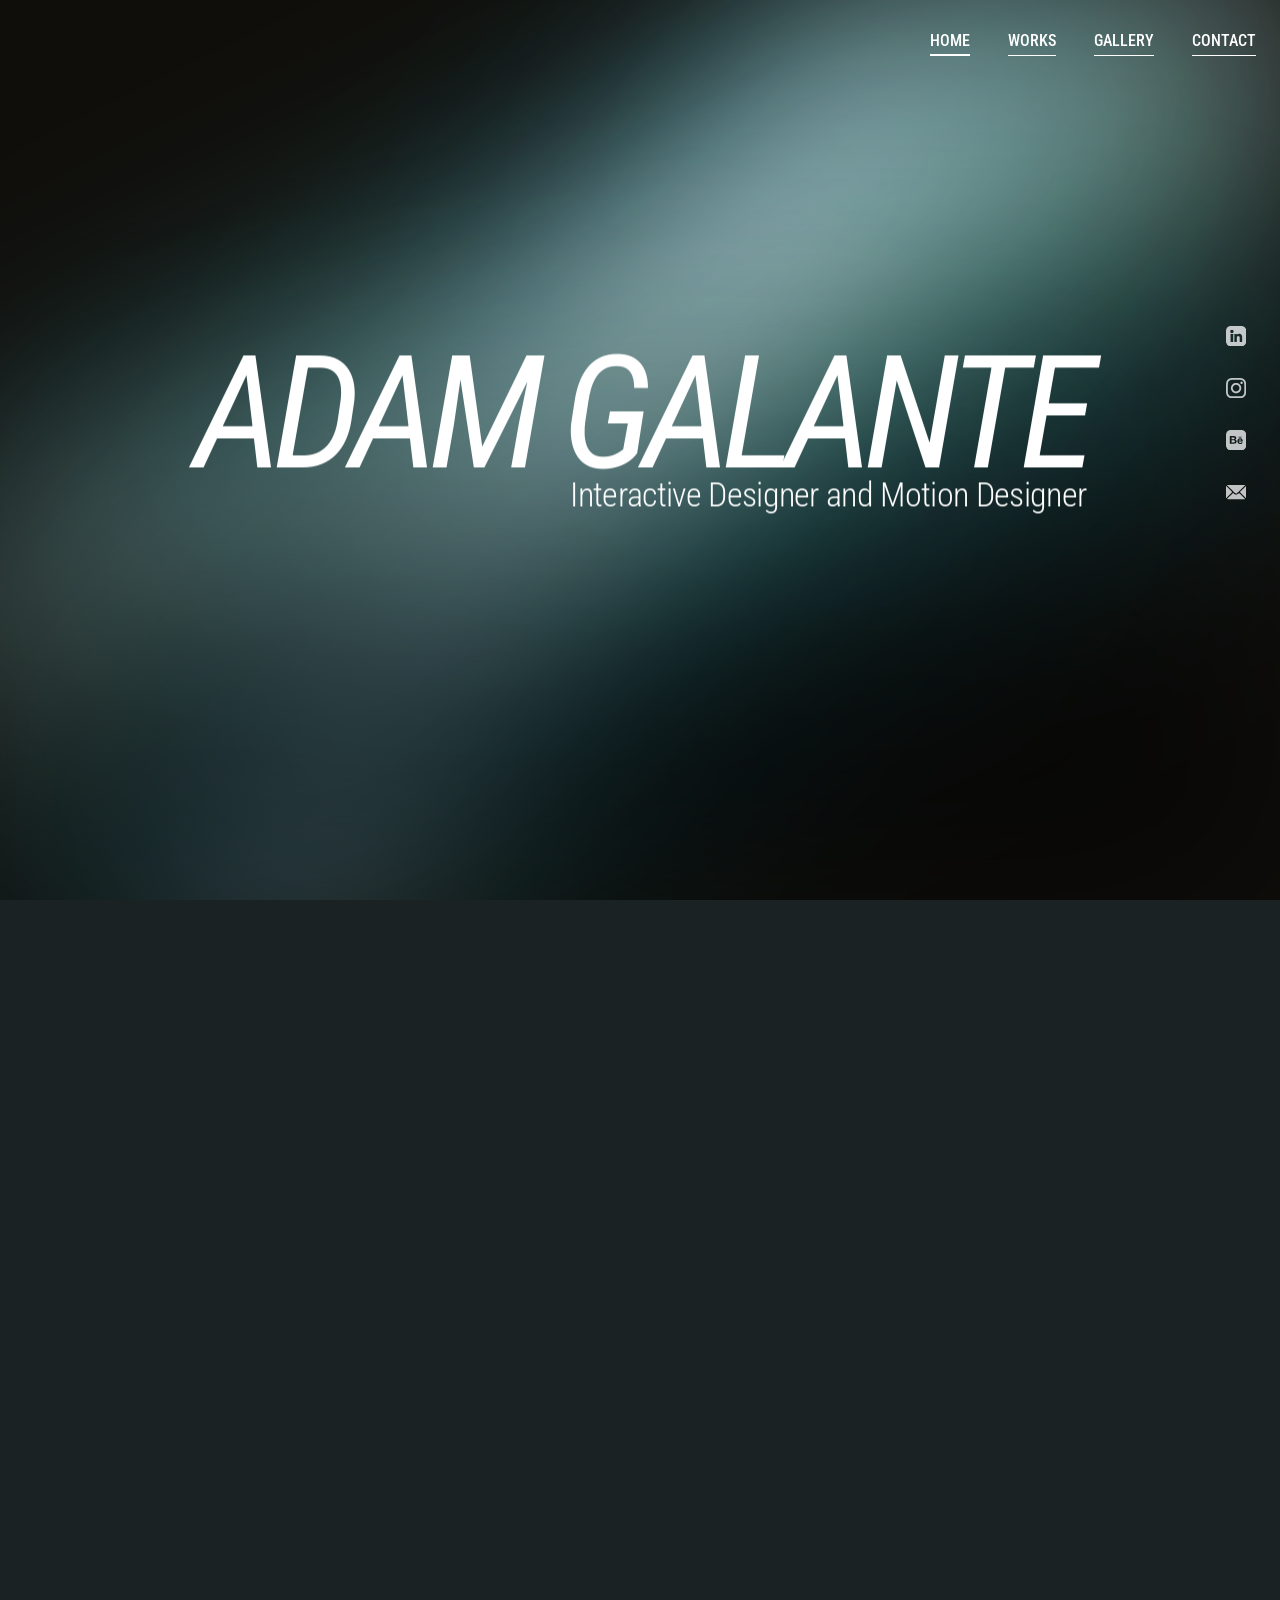
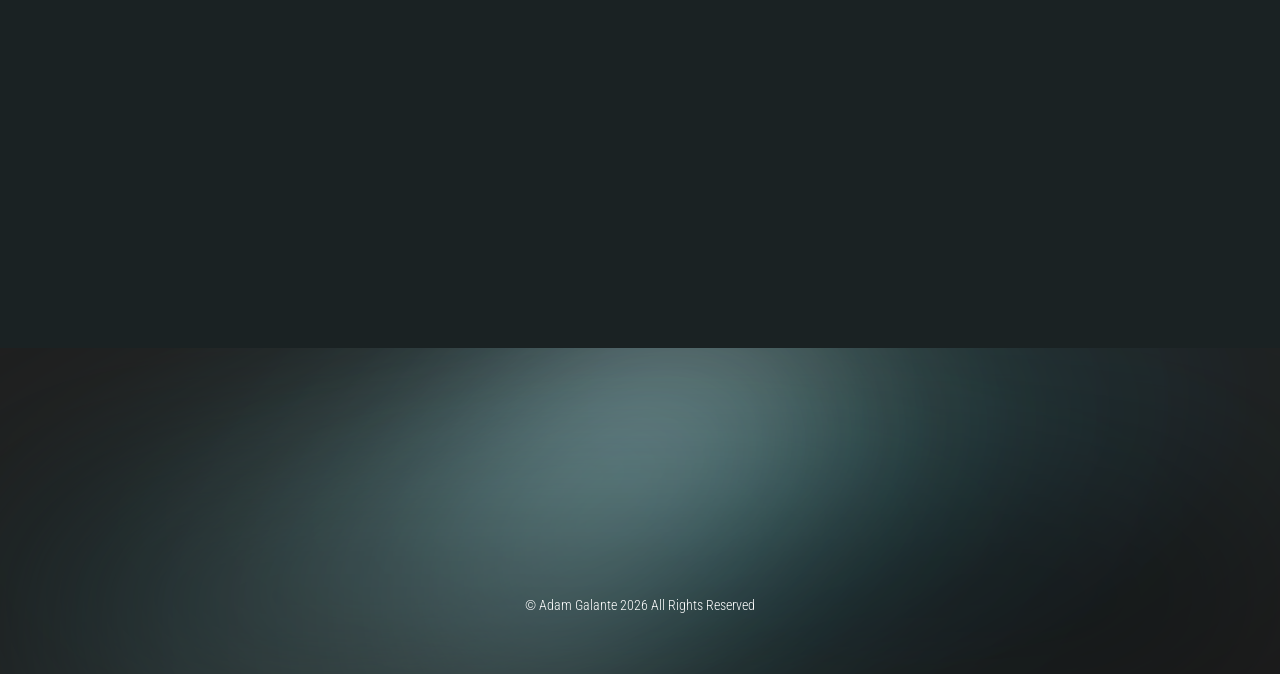
<file: index.html>
<!DOCTYPE html>
<html lang="en">
<head>
<meta charset="UTF-8">
<meta name="viewport" content="width=device-width, initial-scale=1.0">
<title>Adam Galante — Multimedia Designer</title>
<meta name="description" content="Adam Galante — Multimedia Designer based in Buffalo, New York.">
<style>
/* Roboto Condensed, self-hosted (no external requests, works offline) */
@font-face{
  font-family:"Roboto Condensed";font-style:normal;font-weight:300;font-display:swap;
  src:url("assets/fonts/roboto-condensed-latin-300-normal.woff2") format("woff2");
}
@font-face{
  font-family:"Roboto Condensed";font-style:normal;font-weight:400;font-display:swap;
  src:url("assets/fonts/roboto-condensed-latin-400-normal.woff2") format("woff2");
}
@font-face{
  font-family:"Roboto Condensed";font-style:italic;font-weight:400;font-display:swap;
  src:url("assets/fonts/roboto-condensed-latin-400-italic.woff2") format("woff2");
}
@font-face{
  font-family:"Roboto Condensed";font-style:normal;font-weight:500;font-display:swap;
  src:url("assets/fonts/roboto-condensed-latin-500-normal.woff2") format("woff2");
}
@font-face{
  font-family:"Roboto Condensed";font-style:normal;font-weight:700;font-display:swap;
  src:url("assets/fonts/roboto-condensed-latin-700-normal.woff2") format("woff2");
}
/* ============================================================
   Adam Galante — Portfolio V2
   Built from the "Home" frame of Capstone I (Figma).
   Reference canvas: 1440 x 4162.
   ============================================================ */

:root{
  /* ---- canvas ---- */
  --canvas:1440px;        /* Figma frame width */
  --gutter:24px;          /* page gutter from the frame */
  --content:1392px;       /* 1440 - (24 * 2) */

  /* ---- color ---- */
  --black:#000000;
  --white:#ffffff;
  --ink:#000000;
  --page-bg:#1A2223;
  --footer-base:#1f1f1f;
  --rail:#bebebe;
  --glow-near:#2d37af;
  --glow-far:#151a5a;

  /* ---- works rhythm (from the frame) ---- */
  --card-w:65.91%;        /* 802 * 1.3 = 1042.6 / 1392, then .12 smaller */
  --card-offset:34.09%;   /* 100% - --card-w, keeps right-aligned cards flush */
  --text-ratio:.517;      /* (100% - --card-w) / --card-w: room beside a card, in card widths */
  --card-gap:128px;       /* space between cards */
  --title-gap:20px;       /* image bottom -> title row */
  --works-tail:310px;     /* last title -> footer */

  /* ---- z-space transition ---- */
  --transition-distance:100vh;
}

*{box-sizing:border-box;}
html{
  scroll-behavior:smooth;
  overflow-x:clip;    /* clip, not hidden — hidden would make <html> a scroll
                         container and break the sticky hero */
  /* the whole page is dark now (hero, works, and footer all share a
     near-black background), but the shades still differ slightly —
     rubber-band overscroll past either edge would flash a mismatched
     background straight against them, so bounce is disabled outright
     rather than trying to paint a matching color behind it. */
  overscroll-behavior-y:none;
  /* guided scroll through the work cards (see .work below and the script
     at the bottom of the page) — native scroll-snap, not a JS-driven
     landing correction, so the browser itself stops the scroll gesture
     exactly at the snap point with no separate animation after the
     fact. Starts at 'none'; the script switches it to 'y mandatory'
     while scrolling down through the works section (strongly guided)
     and back to 'none' while scrolling up (fully free) or anywhere
     inside the hero (never hijacks that scroll). */
  scroll-snap-type:none;
}
body{
  margin:0;
  background:var(--page-bg);
  color:var(--white);
  font-family:"Roboto Condensed","Arial Narrow",Arial,sans-serif;
  font-weight:400;
  -webkit-font-smoothing:antialiased;
  overflow-x:clip;
  overscroll-behavior-y:none;
}
img{display:block;max-width:100%;}
a{color:inherit;text-decoration:none;}

/* ============================================================
   CUSTOM CURSOR — a 36x36 black circle that inverts whatever
   it passes over via mix-blend-mode. Fine-pointer devices only;
   touch devices keep the platform default and never get the dot.
   ============================================================ */
@media (pointer:fine){
  /* body{cursor:none} alone leaves the browser's own default cursor
     showing over links and buttons — the UA stylesheet sets cursor:pointer
     directly on those elements, which wins over an inherited cursor:none
     from an ancestor since a direct rule always beats an inherited one.
     *{cursor:none} closes that gap for every element, clickable or not. */
  *{cursor:none;}
  .cursor-dot{
    position:fixed;
    top:0;left:0;
    width:27.54px;height:27.54px;
    border-radius:50%;
    /* white, not black — difference blend against black does nothing,
       since |backdrop - 0| = backdrop; white is what actually inverts.
       Hovering something clickable shifts this to a set color instead
       (see the keyframes below) — the difference blend still applies,
       so it inverts against the backdrop starting from #65878A rather
       than from white. */
    background:#fff;
    mix-blend-mode:difference;
    pointer-events:none;
    z-index:9999;
    transform:translate(-50%,-50%);
    will-change:transform;
    opacity:0;               /* hidden until the first real mousemove */
    transition:opacity .2s ease;
  }
  .cursor-dot.is-visible{opacity:1;}
  /* the circle-to-square morph doesn't move in a straight line between
     the two border-radius values — it passes through a few lopsided,
     dripping shapes on the way (each corner pulled to its own radius,
     via the slash splitting horizontal/vertical radii per corner), like
     the shape is briefly ink before it sets into a clean square, while
     the size and color ease along the same timeline. forwards holds the
     end shape until the class is swapped; leaving the same way back out
     (see .is-uninking) keeps it symmetrical rather than just snapping
     back.

     Also drops the difference blend mode for as long as it's hovering —
     the dot then just sits on top in its own flat #65878A instead of
     inverting whatever's under it, which is the point of a set hover
     color in the first place (differenced, it wouldn't reliably still
     read as that color against every backdrop). Blend mode isn't part
     of the keyframes since there's nothing to ease between — it's back
     to inverting the instant .is-uninking (or nothing) applies. */
  .cursor-dot.is-clickable{
    animation:cursorInkToSquare .16s cubic-bezier(.45,0,.2,1) forwards;
    mix-blend-mode:normal;
  }
  .cursor-dot.is-uninking{
    animation:cursorInkToCircle .16s cubic-bezier(.45,0,.2,1) forwards;
  }
  /* width/height (not transform) carry the size change — transform is
     already owned every frame by the mousemove handler's position
     tracking, and translate(-50%,-50%) re-centers on whatever the
     element's current size is, so shrinking width/height here stays
     centered on the pointer without fighting that inline style. Five
     stops instead of four (an extra one at each end) give the blend —
     shape, size and color together — more of the path to ease along
     rather than jumping between a couple of waypoints. */
  @keyframes cursorInkToSquare{
    0%  {border-radius:50%; width:27.54px; height:27.54px; background:#ffffff;}
    25% {border-radius:58% 42% 62% 38% / 55% 60% 40% 45%; width:26.2px; height:26.2px; background:#b8c8ca;}
    50% {border-radius:35% 65% 45% 55% / 65% 40% 60% 35%; width:24.8px; height:24.8px; background:#8aa4a6;}
    75% {border-radius:15% 85% 25% 75% / 80% 15% 85% 20%; width:23.5px; height:23.5px; background:#70898c;}
    100%{border-radius:0; width:22.95px; height:22.95px; background:#65878A;}
  }
  @keyframes cursorInkToCircle{
    0%  {border-radius:0; width:22.95px; height:22.95px; background:#65878A;}
    25% {border-radius:20% 80% 30% 70% / 75% 20% 80% 25%; width:23.8px; height:23.8px; background:#70898c;}
    50% {border-radius:45% 55% 55% 45% / 60% 35% 65% 40%; width:25.2px; height:25.2px; background:#8aa4a6;}
    75% {border-radius:65% 35% 70% 30% / 40% 65% 35% 60%; width:26.5px; height:26.5px; background:#b8c8ca;}
    100%{border-radius:50%; width:27.54px; height:27.54px; background:#ffffff;}
  }
}

/* ============================================================
   TOP NAV  — frame: x1091 y39, 16px Medium, 38px gaps,
   each item underlined at y56
   ============================================================ */
.site-nav{
  position:fixed;
  top:0;left:0;right:0;
  z-index:120;
  display:flex;
  justify-content:flex-end;
  padding:33px var(--gutter) 0;
  pointer-events:none;
  transition:transform .38s cubic-bezier(.4,0,.2,1);
}
.site-nav ul{
  pointer-events:auto;
  display:flex;
  gap:38px;
  list-style:none;
  margin:0;padding:0;
}
.site-nav a{
  display:block;
  font-size:16px;
  font-weight:500;
  line-height:1;
  text-transform:uppercase;
  color:var(--white);
  padding-bottom:6px;
  border-bottom:1px solid currentColor;
  transition:color .3s ease, border-bottom-width .25s ease, padding-bottom .25s ease;
}
/* the link for the section the visitor is currently in gets a slightly
   thicker underline; padding gives back the extra pixel so nothing shifts */
.site-nav a.is-current{border-bottom-width:2px;padding-bottom:5px;}
/* the underline is currentColor, so a plain color change already carries
   it along in lockstep — no separate opacity fade needed. Softening to
   the same muted tone (rather than a partial-opacity white) keeps text
   and stroke reading as one consistent color on hover, not a faded one. */
.site-nav a:hover{color:#b7b7b7;}
/* the works section is no longer a light background, so on-light no
   longer needs a contrasting dark nav — kept as its own rule (rather
   than deleted) in case a light section returns later. */
.site-nav.on-light a{color:var(--white);}
.site-nav.on-light a:hover{color:#b7b7b7;}

/* ============================================================
   RIGHT RAIL — frame: 4 x 40x40 @ x1376, 19px gaps,
   vertically centred on the wordmark
   ============================================================ */
.rail{
  position:fixed;
  right:var(--gutter);
  top:46%;
  transform:translateY(-50%);
  z-index:120;
  display:flex;
  flex-direction:column;
  gap:12px;
  transition:opacity .3s ease;
}
/* the hero's rail never shows over the footer: retired instantly (no fade,
   no waiting on the scroll script's next frame) the moment any of the
   footer is on screen — see the footer reveal script. */
.rail.is-retired{opacity:0 !important;visibility:hidden;pointer-events:none;transition:none;}
.rail-link{
  width:40px;height:40px;
  display:flex;align-items:center;justify-content:center;
  color:var(--white);
  opacity:.75;
  transition:opacity .3s ease, transform .3s ease;
}
.rail-link svg{width:20.16px;height:20.16px;display:block;fill:currentColor;}
.rail-link.is-hovered{opacity:1;transform:scale(1.8);}
.rail-link.is-neighbor{opacity:1;transform:scale(1.2);}

/* ============================================================
   Z-SPACE STAGE
   One shared 3D context: the hero recedes along -Z while the
   works block rushes forward from -Z, so the two cross through
   each other instead of cutting.
   ============================================================ */
.zspace{
  position:relative;
  z-index:0;            /* stacking context so hero can sit above works */
}

/* the extra height here IS the scroll budget for the transition */
.hero-track{
  position:relative;
  height:calc(100vh + var(--transition-distance));
}

.hero{
  position:sticky;
  top:0;
  z-index:2;            /* hero rides over the works layer */
  height:100vh;
  overflow:hidden;
  /* base surface the aura layers blend against — mix-blend-mode needs a
     solid color underneath (not pure black) for the hues to read */
  background-color:#100e0b;
  will-change:transform,opacity;
}

/* ============================================================
   AURORA AURA — layered nebula glow behind the hero content.
   Six absolutely-positioned gradient layers, stacked in front of
   .hero's own background-color and blended into it. .hero already
   supplies the containing block (sticky = positioned) and
   overflow:hidden the layers need.
   Desktop values below; @media (max-width:900px) tightens the
   blur radii to the smaller "mobile" figures.
   ============================================================ */
.aura-layer-1{
  position:absolute;
  inset:0;
  background:linear-gradient(154deg, transparent 18%, rgba(12,72,61,0.06) 29%, rgba(0,229,255,0.40) 36%, rgb(255,255,255) 42%, rgba(73,207,158,0.32) 48%, rgba(38,158,119,0.22) 55%, rgba(0,183,255,0.30) 62%, rgba(15,76,65,0.08) 68%, transparent 82%);
  mix-blend-mode:screen;
  filter:blur(122px);
  will-change:transform;
  pointer-events:none;
  animation:auraFloat1 11s ease-in-out infinite;
}
.aura-layer-2{
  position:absolute;
  inset:0;
  background:linear-gradient(128deg, transparent 28%, rgba(15,82,96,0.06) 38%, rgba(0,183,255,0.35) 43%, rgb(255,255,255) 48%, rgba(68,197,185,0.22) 52%, rgba(0,229,255,0.25) 57%, rgba(25,105,112,0.10) 62%, transparent 76%);
  mix-blend-mode:screen;
  filter:blur(108px);
  opacity:.9;
  will-change:transform;
  pointer-events:none;
  animation:auraFloat2 13s ease-in-out infinite;
  animation-delay:-5s;
}
.aura-layer-3{
  position:absolute;
  inset:0;
  background:radial-gradient(ellipse 78% 20% at 51% 53%, rgba(65,183,155,0.24) 0%, rgba(30,102,91,0.10) 45%, transparent 82%);
  mix-blend-mode:screen;
  filter:blur(101px);
  opacity:.9;
  will-change:transform;
  pointer-events:none;
  animation:auraFloat3 10s ease-in-out infinite;
  animation-delay:-2s;
}
.aura-layer-4{
  position:absolute;
  inset:0;
  background:radial-gradient(ellipse 48% 9% at 52% 50%, rgba(190,255,226,0.14) 0%, rgba(91,195,163,0.06) 45%, transparent 80%);
  mix-blend-mode:screen;
  filter:blur(252px);
  will-change:transform;
  pointer-events:none;
  animation:auraFloat4 15s ease-in-out infinite;
  animation-delay:-8s;
}
.aura-layer-5{
  position:absolute;
  inset:0;
  background:linear-gradient(to top, rgba(1,5,13,0.90) 0%, rgba(2,7,16,0.58) 28%, rgba(3,9,20,0.20) 55%, transparent 78%);
  mix-blend-mode:multiply;
  filter:blur(115px);
  opacity:.9;
  will-change:transform;
  pointer-events:none;
  animation:auraFloat5 12s ease-in-out infinite;
  animation-delay:-10s;
}
.aura-layer-6{
  position:absolute;
  inset:0;
  background:radial-gradient(ellipse 50% 28% at 72% 18%, rgba(89,62,151,0.10) 0%, rgba(57,44,100,0.04) 45%, transparent 82%);
  mix-blend-mode:screen;
  filter:blur(198px);
  animation:auraFloat6 14s ease-in-out infinite;
  animation-delay:-6s;
  opacity:.7;
  will-change:transform;
  pointer-events:none;
}

@keyframes auraFloat1{
  0%{transform:translate3d(0,0,0) scale(1);}
  30%{transform:translate3d(-28%,20%,0) scale(1.42);}
  62%{transform:translate3d(22%,-26%,0) scale(0.68);}
  100%{transform:translate3d(0,0,0) scale(1);}
}
@keyframes auraFloat2{
  0%{transform:translate3d(0,0,0) scale(1);}
  35%{transform:translate3d(26%,-20%,0) scale(0.66);}
  70%{transform:translate3d(-20%,26%,0) scale(1.4);}
  100%{transform:translate3d(0,0,0) scale(1);}
}
@keyframes auraFloat3{
  0%{transform:translate3d(0,0,0) scale(1);}
  40%{transform:translate3d(-32%,-16%,0) scale(1.5);}
  75%{transform:translate3d(26%,20%,0) scale(0.62);}
  100%{transform:translate3d(0,0,0) scale(1);}
}
@keyframes auraFloat4{
  0%{transform:translate3d(0,0,0) scale(1);}
  33%{transform:translate3d(20%,26%,0) scale(1.36);}
  68%{transform:translate3d(-26%,-20%,0) scale(0.68);}
  100%{transform:translate3d(0,0,0) scale(1);}
}
@keyframes auraFloat5{
  0%{transform:translate3d(0,0,0) scale(1);}
  45%{transform:translate3d(-20%,14%,0) scale(1.28);}
  80%{transform:translate3d(16%,-20%,0) scale(0.8);}
  100%{transform:translate3d(0,0,0) scale(1);}
}
@keyframes auraFloat6{
  0%{transform:translate3d(0,0,0) scale(1);}
  38%{transform:translate3d(24%,18%,0) scale(0.6);}
  72%{transform:translate3d(-24%,-14%,0) scale(1.48);}
  100%{transform:translate3d(0,0,0) scale(1);}
}

.hero-inner{
  position:relative;
  z-index:1;            /* keep the wordmark above the aura layers */
  height:100%;
  max-width:var(--canvas);
  margin:0 auto;
  padding:0 var(--gutter);
  display:flex;
  flex-direction:column;
  justify-content:center;
  align-items:center;
}
.hero-block{
  /* the frame sits the wordmark slightly above true centre */
  transform:translateY(-3.4vh);
  will-change:transform,opacity,filter;
  backface-visibility:hidden;
}
.hero-name{
  margin:0;
  font-size:clamp(62.4px,12.336vw,177.6px); /* 148 / 1440, scaled by 1.2 */
  font-weight:400;
  font-style:italic;
  letter-spacing:-.06em;                  /* -8.88px @ 148 */
  line-height:1.17;
  color:var(--white);
  white-space:nowrap;
  will-change:transform,opacity;
  backface-visibility:hidden;
}
.hero-sub{
  /* right-aligned under the wordmark, tucked up against its baseline */
  margin:-.95em 0 0;
  text-align:right;
  font-size:clamp(16.8px,2.4864vw,35.84px);   /* 32 / 1440, scaled by .8 then 1.4 */
  font-weight:300;
  letter-spacing:-.02em;
  line-height:1.2;
  color:var(--white);
  will-change:transform,opacity;
  backface-visibility:hidden;
}
/* ============================================================
   INTRO — referenced from the "Aniref" frame (Capstone I, page WIP,
   node 2460:2070): a one-shot, 2s entrance that plays once on load.
   Every element shares the same 2s timeline (no per-element delay —
   each keyframe track holds at its start value until its own cue
   point, then eases in), exactly mirroring the frame's cohort of
   staggered opacity/blur/translate/scale tracks. Runs automatically
   on paint; no JS trigger needed.
   ============================================================ */
.hero-curtain{
  position:absolute;
  inset:0;
  background:#000;
  pointer-events:none;
  opacity:1;
  filter:blur(0px);
  animation:heroCurtainOpacity 3.4s linear forwards, heroCurtainBlur 3.4s linear forwards;
}
@keyframes heroCurtainOpacity{
  0%{animation-timing-function:cubic-bezier(1,-.003,.934,1.01);opacity:1;}
  50.05%{opacity:0;}
  100%{opacity:0;}
}
@keyframes heroCurtainBlur{
  0%{animation-timing-function:cubic-bezier(.5,0,.5,1);filter:blur(0px);}
  50.05%{filter:blur(100px);}
  100%{filter:blur(100px);}
}

.hero-name-adam,.hero-name-galante{
  display:inline-block;
  opacity:0;
  filter:blur(100px);
  translate:0 172px;
  will-change:opacity,filter,translate;
  backface-visibility:hidden;
}
/* per-letter cursor blur — kept on an inner span so it never fights the
   word-level entrance animation's own filter (see the script at the
   bottom of the page for the proximity math) */
.letter{
  display:inline-block;
  will-change:filter;
  transition:filter .06s ease-out;
}
.hero-name-adam{
  animation:heroAdamOpacity 3.4s linear forwards, heroAdamBlur 3.4s linear forwards, heroAdamTranslate 3.4s linear forwards;
}
@keyframes heroAdamOpacity{
  0%{opacity:0;}
  6.764%{animation-timing-function:cubic-bezier(.838,-.01,.818,1.001);opacity:0;}
  31.864%{opacity:1;}
  100%{opacity:1;}
}
@keyframes heroAdamBlur{
  0%{filter:blur(100px);}
  6.764%{animation-timing-function:cubic-bezier(.44,.008,.381,1.007);filter:blur(100px);}
  31.814%{filter:blur(0px);}
  100%{filter:blur(0px);}
}
@keyframes heroAdamTranslate{
  0%{translate:0 172px;}
  6.764%{animation-timing-function:cubic-bezier(.039,-.011,0,1.007);translate:0 172px;}
  31.814%{translate:0 0px;}
  100%{translate:0 0px;}
}
.hero-name-galante{
  animation:heroGalanteOpacity 3.4s linear forwards, heroGalanteBlur 3.4s linear forwards, heroGalanteTranslate 3.4s linear forwards;
}
@keyframes heroGalanteOpacity{
  0%{opacity:0;}
  14.955%{animation-timing-function:cubic-bezier(.911,.007,.889,1.004);opacity:0;}
  40.055%{opacity:1;}
  100%{opacity:1;}
}
@keyframes heroGalanteBlur{
  0%{filter:blur(100px);}
  14.955%{animation-timing-function:ease-in-out;filter:blur(100px);}
  40.055%{filter:blur(0px);}
  100%{filter:blur(0px);}
}
@keyframes heroGalanteTranslate{
  0%{translate:0 172px;}
  14.955%{animation-timing-function:cubic-bezier(.072,-.004,0,1.015);translate:0 172px;}
  40.005%{translate:0 0px;}
  100%{translate:0 0px;}
}

.hero-sub{
  opacity:0;
  filter:blur(100px);
  animation:heroSubOpacity 3.4s linear forwards, heroSubBlur 3.4s linear forwards;
}
@keyframes heroSubOpacity{
  0%{opacity:0;}
  34.8%{animation-timing-function:cubic-bezier(.969,-.01,.781,.994);opacity:0;}
  59.9%{opacity:1;}
  100%{opacity:1;}
}
@keyframes heroSubBlur{
  0%{filter:blur(100px);}
  34.8%{animation-timing-function:cubic-bezier(.963,-.005,.5,1);filter:blur(100px);}
  59.85%{filter:blur(0px);}
  100%{filter:blur(0px);}
}

.site-nav{
  opacity:0;
  translate:0 -81px;
  animation:heroNavOpacity 3.4s linear forwards, heroNavTranslate 3.4s linear forwards;
}
@keyframes heroNavOpacity{
  0%{opacity:0;}
  49.9%{animation-timing-function:cubic-bezier(.851,-.001,.851,.996);opacity:0;}
  74.95%{opacity:1;}
  100%{opacity:1;}
}
@keyframes heroNavTranslate{
  0%{translate:0 -81px;}
  49.9%{animation-timing-function:cubic-bezier(0,0,0,1.011);translate:0 -81px;}
  75%{translate:0 0;}
  100%{translate:0 0;}
}

.rail{
  opacity:0;
  /* rests at full size — the entrance keyframes start from .87 on their
     own. (This used to say .87, so when the script cleared the finished
     animation the rail snapped from 1 back down to .87.) */
  scale:1;
  transform-origin:center;
  animation:heroRailOpacity 3.4s linear forwards, heroRailScale 3.4s linear forwards;
}
@keyframes heroRailOpacity{
  0%{opacity:0;}
  59.9%{animation-timing-function:cubic-bezier(.851,-.001,.851,.996);opacity:0;}
  84.95%{opacity:1;}
  100%{opacity:1;}
}
@keyframes heroRailScale{
  0%{scale:.87;}
  59.95%{animation-timing-function:cubic-bezier(.223,-.002,.015,1.007);scale:.87;}
  85%{scale:1;}
  100%{scale:1;}
}

/* ============================================================
   WORKS
   ============================================================ */
.works{
  position:relative;
  z-index:3;             /* the arriving plane paints in front of the hero */
  /* deliberately NO background: this box already overlaps the pinned hero,
     so a fill here would flood the lower viewport mid-travel and spoil
     the reveal. The page background supplies the fill instead. */
  max-width:var(--canvas);
  /* pulled up under the pinned hero so both layers share the viewport
     while the camera travels between them */
  margin:calc(-1 * var(--transition-distance)) auto 0;
  padding:45px var(--gutter) var(--works-tail);
}
.works-intro{
  position:relative;
  transform-origin:50% 35%;
  will-change:transform,opacity;
  /* the card should land centred in the viewport, not pinned to the top
     under the nav — a full-height flex box centres it regardless of
     screen size, instead of hand-tuning a fixed offset. The top/bottom
     padding keeps it from crowding the fixed nav (which is always
     visible now) or the very bottom edge of the screen. */
  min-height:100vh;
  box-sizing:border-box;
  padding:210px 0 30px;
  display:flex;
  flex-direction:column;
  justify-content:center;
}
/* No boxy covering panel here anymore — the still-visible hero backdrop
   does that job on its own as it fades late in the travel (see the JS
   below). Content just scales in on top of it, from behind. */
.works-heading{
  opacity:0;
  transform:translateY(24px) scale(.8);
  will-change:transform,opacity;
}
.works-heading{
  /* the heading text is gone, but the element stays — the nav's "Works"
     link scrolls to this id, and the transition JS still targets it.
     Collapsed to zero footprint so it no longer reserves any space. */
  margin:0;
  height:0;
  overflow:hidden;
}

.work{
  width:var(--card-w);
  margin-bottom:var(--card-gap);
  scroll-snap-align:center;
  /* without this, a fast/flung scroll can sail straight past intermediate
     cards to wherever momentum runs out — `always` forces the browser to
     stop at every single card in turn, for a much more paginated, guided
     feel one card at a time. */
  scroll-snap-stop:always;
}
.works > .work:last-child{margin-bottom:0;}
.work--right{margin-left:var(--card-offset);}

/* ============================================================
   CARD REVEAL — referenced from the "Aniref" frame (Capstone I,
   page WIP): fade + scale(.69→1) + slide-in. Left cards travel
   in from the left, right cards mirror in from the right, same
   y-offset as the reference. Scroll-scrubbed (see the script at
   the bottom of the page): opacity/translate/scale are set
   directly from scroll position every frame, not toggled once,
   so a card animates back out as you scroll away from it in
   either direction. No CSS transition — JS already updates in
   step with the scroll, and a transition here would just add lag.

   This lives on an INNER .work-reveal wrapper, not on .work itself, so
   the animated opacity/translate/scale/filter never sits on the same
   element as any layout-affecting state (kept as a stable, untransformed
   box) — .work no longer snaps (see below), but this split is still the
   right call for keeping the reveal's own geometry calculations stable. */
.work-reveal{
  opacity:0;
  translate:-425px 225px;
  scale:.69;
  filter:blur(18px);
  will-change:opacity,translate,scale,filter;
}
/* the card is now a link through to its project page — block, not inline,
   so it wraps the thumb + meta exactly like the plain div it replaced,
   with no layout side effects. */
.work-link{
  display:block;
  /* the scroll-scrubbed reveal on the parent .work-reveal settles at .9
     (see apply() in the script below) — this nudges the card back up a
     bit further on hover, on a different element than the one JS
     drives, so the two scales stack instead of fighting over the same
     property. A lighter lift than a full return to 1 (.9 * 1.06 = .954)
     reads as a subtle hover response rather than a big jump in size. */
  transform-origin:50% 50%;
  transition:transform .4s cubic-bezier(.16,.84,.44,1);
}
.work:hover .work-link{transform:scale(1.06);}
.work--right .work-reveal{
  translate:425px 225px;   /* mirrored x — same y/scale/opacity as the reference */
}
/* the Motion Reel card inside #worksIntro stays hidden through the whole
   hero-to-works travel (see the JS below) and only starts animating once
   the works section has actually landed — at that point it's handed off
   to the exact same scroll-scrubbed system the cards below use (see the
   script at the bottom of the page), so it eases on and back off exactly
   like its siblings instead of a separately-timed one-shot transition. */
@media (prefers-reduced-motion:reduce){
  .work-reveal{opacity:1;translate:none;scale:1;filter:none;}
  /* .work--right .work-reveal{translate:425px 225px;} (two classes) is
     more specific than the plain .work-reveal rule above (one class), so
     it wins regardless of media query or source order — right-column
     cards were staying shifted off to the side under reduced motion
     instead of settling into place. Match its specificity here to
     actually override it. */
  .work--right .work-reveal{translate:none;}
}

.work-thumb{
  position:relative;
  aspect-ratio:802 / 452;
  overflow:hidden;
  background:#d8d8d8;
  box-shadow:0 0 0 rgba(0,0,0,0);
  transition:box-shadow .5s cubic-bezier(.16,.84,.44,1);
}
.work-thumb img{
  width:100%;height:100%;
  object-fit:cover;
  transform:scale(1.001);
  transition:transform .7s cubic-bezier(.16,.84,.44,1);
}
.work:hover .work-thumb img{transform:scale(1.03);}

.work-thumb video{
  position:absolute;
  inset:0;
  width:100%;height:100%;
  object-fit:cover;
  opacity:0;
  pointer-events:none;
  transition:opacity .4s ease;
}
.work:hover .work-thumb video{opacity:1;}

/* ============================================================
   CARD COPY — category, title and a short description sit beside each
   card on the OPPOSITE side from the one it travels in from. It reveals
   with the same scroll-scrubbed progress as the card (position, opacity
   and blur — see apply() in the script at the bottom of the page):
   beside a left card the copy slides in from off-page left; beside a
   right card it emerges from behind the card. The card sits above it
   (z-index) so it can pass behind.
   ============================================================ */
.work{position:relative;}
.work-reveal{position:relative;z-index:2;}
.work-copy{
  position:absolute;
  top:50%;
  z-index:1;
  width:calc(var(--text-ratio) * 100% - 32px);
  transform:translateY(-50%);
  /* same start state as the Home frame in the Capstone I file (430px to the
     left of its resting spot, 100px blur, transparent), but paced like the
     rest of the site: the card hover/reveal curve cubic-bezier(.16,.84,.44,1)
     (fast start, long soft landing) over ~1.2s, close to the footer's 1.7s
     entrance. Leaving is quicker so it never lingers behind the card. */
  --from-x:-430px;
  --ease-site:cubic-bezier(.16,.84,.44,1);
  opacity:0;
  filter:blur(100px);
  translate:var(--from-x) 0;
  transition:opacity .55s var(--ease-site),
             filter .6s var(--ease-site),
             translate .6s var(--ease-site);
  will-change:opacity,translate,filter;
}
.work-copy.is-in{
  opacity:1;filter:blur(0);translate:0 0;
  transition:opacity 1s var(--ease-site) .1s,
             filter 1.2s var(--ease-site) .1s,
             translate 1.3s var(--ease-site) .1s;
}
.work:not(.work--right) .work-copy{left:calc(100% + 8px);}
.work--right .work-copy{right:calc(100% + 8px);}
.work-cat{
  margin:0 0 14px;
  font-size:20px;
  font-weight:300;
  letter-spacing:-.03em;
  line-height:1.2;
  color:#D7D4CC;
}
.work-head{
  display:flex;
  flex-wrap:wrap;
  align-items:baseline;
  gap:4px 16px;
  margin:0 0 20px;
}
.work-year{
  font-size:20px;
  font-weight:300;
  letter-spacing:-.03em;
  line-height:1;
  color:rgba(255,255,255,.45);
}
.work-title{
  margin:0;
  font-size:clamp(30px,3.3vw,48px);
  font-weight:500;
  line-height:1;
  letter-spacing:-.01em;
  color:var(--white);
}
.work-title a{color:inherit;}
.work-desc{
  margin:0;
  max-width:40ch;
  font-size:20px;
  font-weight:300;
  line-height:1.5;
  color:rgba(255,255,255,.82);
}
/* not enough room beside the card — the copy drops underneath it */
@media (max-width:1099px){
  .work-copy{
    --from-x:0px;
    position:static;
    width:auto;
    transform:none;
    margin-top:var(--title-gap);
  }
  .work-head{margin-bottom:14px;}
  .work-title{font-size:clamp(26px,5.2vw,40px);}
  .work-cat{font-size:16px;margin-bottom:10px;}
  .work-desc{font-size:17px;}
}
@media (prefers-reduced-motion:reduce){
  .work-copy,.work-copy.is-in{opacity:1;translate:none;filter:none;transition:none;}
}

/* ============================================================
   FOOTER — frame 122
   ============================================================ */
.footer{
  position:relative;
  overflow:hidden;
  min-height:326px;
  background:var(--footer-base);
  color:var(--white);
  /* give the mandatory-snap scroll (see .work and the script at the
     bottom of the page) somewhere to land after the last card — without
     a snap point of its own here, mandatory snapping has nothing to
     release into past the last .work and can trap the scroll just
     short of the footer. */
  scroll-snap-align:start;
}
/* aura layers below replace the old flat blue radial-gradient —
   reusing the exact hero aurora so the two dark sections match. */
.footer-inner{
  position:relative;
  max-width:var(--canvas);
  margin:0 auto;
  padding:clamp(40px,5.21vw,75px) 25px 0;
}
.footer h2{
  margin:0;
  font-size:clamp(44px,5.28vw,76px);
  font-weight:700;
  letter-spacing:0;
  line-height:1.05;
}
.word{display:inline-block;white-space:nowrap;}
/* same icons + hover field as the hero rail (.rail-link), laid out in a
   row: 40px hit areas on a 59px pitch like the frame */
/* entrance — the hero wordmark's own keyframes (the heroAdam, heroGalante and
   heroSub sets) reused as-is, so the footer rises 172px, fades up and un-blurs
   from 100px at exactly the hero's speed and cadence. The -.23s delay
   just skips the hero timeline's idle lead-in so it starts the moment the
   footer is in view (see the "footer reveal" script at the bottom). */
.footer-reveal{
  opacity:0;
  translate:0 172px;
  filter:blur(100px);
  will-change:opacity,filter,translate;
}
.footer-copy.footer-reveal{translate:none;}
.footer h2.footer-reveal.is-in{
  animation:heroAdamOpacity 1.7s linear -.11s forwards, heroAdamBlur 1.7s linear -.11s forwards, heroAdamTranslate 1.7s linear -.11s forwards;
}
.footer-icons.footer-reveal.is-in{
  animation:heroGalanteOpacity 1.7s linear -.11s forwards, heroGalanteBlur 1.7s linear -.11s forwards, heroGalanteTranslate 1.7s linear -.11s forwards;
}
.footer-copy.footer-reveal.is-in{
  animation:heroSubOpacity 1.7s linear -.11s forwards, heroSubBlur 1.7s linear -.11s forwards;
}
@media (prefers-reduced-motion:reduce){
  .footer .footer-reveal,.footer .footer-reveal.is-in{animation:none !important;opacity:1;translate:none;filter:none;}
}
.footer-icons{
  display:flex;
  gap:19px;
  margin:clamp(16px,2.15vw,31px) 0 0 2px;
}
.footer-copy{
  margin:clamp(28px,3.4vw,49px) 0 0;
  padding-bottom:clamp(20px,2.4vw,35px);
  text-align:center;
  font-size:14px;
  font-weight:300;
  line-height:normal;
}

/* ============================================================
   Responsive

   Three tiers:
     >= 1440px  — desktop, the base :root values above. .works caps
                  at --canvas (1440px) and centers, so every card
                  renders at the exact same fixed pixel size on any
                  monitor at or above this width — nothing here
                  scales it further.
     901–1439px — tablet (below). Previously ungoverned: the same
                  desktop --card-w/--card-offset/etc percentages
                  just rode the viewport down, fluidly shrinking
                  the cards well under their intended size and then
                  jumping abruptly to the full-width phone layout
                  right at 900px. This tier now owns its own values
                  instead, holding the card at a size that reads
                  intentionally in the narrower container and
                  tightening the vertical rhythm to match, rather
                  than just shrinking the desktop numbers.
     <= 900px   — phone, single column (existing block below).
   ============================================================ */
@media (max-width:1439px) and (min-width:901px){
  :root{
    --card-w:62%;           /* narrower than before so the copy fits beside it */
    --card-offset:38%;
    --text-ratio:.613;
    --card-gap:96px;
    --title-gap:18px;
    --works-tail:220px;
  }
}

@media (max-width:900px){
  :root{
    --card-w:100%;
    --card-offset:0%;
    --card-gap:72px;
    --works-tail:120px;
    --transition-distance:70vh;
  }
  .site-nav{padding:20px 16px 0;}
  .site-nav ul{gap:20px;}
  .site-nav a{font-size:12px;padding-bottom:4px;}
  .site-nav a.is-current{padding-bottom:3px;}
  /* the rail is a desktop flourish from the frame — at phone widths it
     lands straight on top of the wordmark, so it steps aside */
  .rail{display:none;}
  .hero-inner{padding:0 16px;}
  /* the 52px floor overflows a phone; scale with the viewport instead */
  .hero-name{font-size:16.2vw;}
  .hero-sub{font-size:4.032vw;}
  .works{padding:32px 16px var(--works-tail);}
  .footer-inner{padding:36px 16px 0;}
  .footer-icons{margin-left:0;}
  .aura-layer-1{filter:blur(85px);}
  .aura-layer-2{filter:blur(75px);}
  .aura-layer-3{filter:blur(70px);}
  .aura-layer-4{filter:blur(175px);}
  .aura-layer-5{filter:blur(80px);}
  .aura-layer-6{filter:blur(138px);}
}

@media (prefers-reduced-motion:reduce){
  html{scroll-behavior:auto;}
  .hero,.works-intro,.works-heading{transform:none !important;opacity:1 !important;}
  .hero-block{opacity:1 !important;filter:none !important;}
  .work-thumb img{transition:none;}
  .aura-layer-1,.aura-layer-2,.aura-layer-3,.aura-layer-4,.aura-layer-5,.aura-layer-6{animation:none;}
  .hero-curtain{display:none;}
  .hero-name-adam,.hero-name-galante{animation:none;opacity:1;filter:none;translate:none;}
  .hero-sub{animation:none;opacity:1;filter:none;}
  .site-nav{animation:none;opacity:1;translate:none;}
  .rail{animation:none;opacity:1;scale:1;}
}
</style>
</head>
<body>

<div class="cursor-dot" id="cursorDot" aria-hidden="true"></div>

<nav class="site-nav" id="siteNav" aria-label="Primary">
  <ul>
    <li><a href="#home">Home</a></li>
    <li><a href="#works">Works</a></li>
    <li><a href="#gallery">Gallery</a></li>
    <li><a href="#contact">Contact</a></li>
  </ul>
</nav>

<div class="rail" id="rail">
  <a class="rail-link" href="https://www.linkedin.com/in/adam-galante/" target="_blank" rel="noopener" aria-label="LinkedIn">
    <svg viewBox="0 0 53 53" aria-hidden="true">
      <mask id="railLinkedinMask">
        <rect width="53" height="53" rx="11" fill="#fff"/>
        <path fill="#000" d="M20 14.5C20 16.9853 17.9853 19 15.5 19C13.0147 19 11 16.9853 11 14.5C11 12.0147 13.0147 10 15.5 10C17.9853 10 20 12.0147 20 14.5Z"/>
        <path fill="#000" d="M12 22C12 21.4477 12.4477 21 13 21H18C18.5523 21 19 21.4477 19 22V41C19 41.5523 18.5523 42 18 42H13C12.4477 42 12 41.5523 12 41V22Z"/>
        <path fill="#000" d="M23 21L27.5 21C28.0523 21 28.5 21.4477 28.5 22V23C30.5 20.5 34.1667 20.3333 36 20.5C41.7154 21.0195 42.6667 26.8333 42.5 30L42.5 41C42.5 41.5523 42.0523 42 41.5 42L37 42C36.4477 42 36 41.5523 36 41V30C35.8333 28.6667 34.9 26 32.5 26C30.1 26 28.6667 29 28.5 30V41C28.5 41.5523 28.0523 42 27.5 42L23 42C22.4477 42 22 41.5523 22 41V22C22 21.4477 22.4477 21 23 21Z"/>
      </mask>
      <rect width="53" height="53" rx="11" mask="url(#railLinkedinMask)"/>
    </svg>
  </a>
  <a class="rail-link" href="https://instagram.com/a.galante_design/" target="_blank" rel="noopener" aria-label="Instagram">
    <svg viewBox="0 0 52.765 52.765" aria-hidden="true"><path d="M15.5057 0.158295C18.319 0.0287808 19.216 0 26.3825 0C33.5489 0 34.4459 0.0311793 37.2569 0.158295C40.0678 0.285411 41.9865 0.733913 43.6654 1.38388C45.4234 2.04824 47.0184 3.08675 48.3375 4.42986C49.6806 5.74659 50.7167 7.33913 51.3787 9.09956C52.0311 10.7784 52.4772 12.6972 52.6067 15.5033C52.7362 18.3214 52.765 19.2184 52.765 26.3825C52.765 33.5489 52.7338 34.4459 52.6067 37.2593C52.4796 40.0654 52.0311 41.9841 51.3787 43.663C50.7167 45.4237 49.6789 47.0189 48.3375 48.3375C47.0184 49.6806 45.4234 50.7167 43.6654 51.3787C41.9865 52.0311 40.0678 52.4772 37.2617 52.6067C34.4459 52.7362 33.5489 52.765 26.3825 52.765C19.216 52.765 18.319 52.7338 15.5057 52.6067C12.6996 52.4796 10.7808 52.0311 9.10196 51.3787C7.34134 50.7166 5.74615 49.6788 4.42746 48.3375C3.08526 47.02 2.0466 45.4256 1.38388 43.6654C0.733913 41.9865 0.287809 40.0678 0.158295 37.2617C0.0287808 34.4435 0 33.5465 0 26.3825C0 19.216 0.0311793 18.319 0.158295 15.5081C0.285411 12.6972 0.733913 10.7784 1.38388 9.09956C2.04758 7.33932 3.08704 5.74494 4.42986 4.42746C5.74668 3.08555 7.34026 2.04691 9.09956 1.38388C10.7784 0.733913 12.6972 0.287809 15.5033 0.158295H15.5057ZM37.0434 4.90714C34.2613 4.78003 33.4266 4.75364 26.3825 4.75364C19.3384 4.75364 18.5037 4.78003 15.7216 4.90714C13.1481 5.02466 11.7522 5.45398 10.8216 5.81614C9.59123 6.29582 8.71102 6.86424 7.78763 7.78763C6.91232 8.63919 6.23869 9.67585 5.81614 10.8216C5.45398 11.7522 5.02466 13.1481 4.90714 15.7216C4.78003 18.5037 4.75364 19.3384 4.75364 26.3825C4.75364 33.4266 4.78003 34.2613 4.90714 37.0434C5.02466 39.6169 5.45398 41.0128 5.81614 41.9434C6.23826 43.0874 6.91221 44.1259 7.78763 44.9773C8.63907 45.8528 9.67758 46.5267 10.8216 46.9488C11.7522 47.311 13.1481 47.7403 15.7216 47.8578C18.5037 47.985 19.336 48.0113 26.3825 48.0113C33.429 48.0113 34.2613 47.985 37.0434 47.8578C39.6169 47.7403 41.0128 47.311 41.9434 46.9488C43.1737 46.4692 44.054 45.9007 44.9773 44.9773C45.8528 44.1259 46.5267 43.0874 46.9488 41.9434C47.311 41.0128 47.7403 39.6169 47.8578 37.0434C47.985 34.2613 48.0113 33.4266 48.0113 26.3825C48.0113 19.3384 47.985 18.5037 47.8578 15.7216C47.7403 13.1481 47.311 11.7522 46.9488 10.8216C46.4692 9.59123 45.9007 8.71102 44.9773 7.78763C44.1257 6.91238 43.0891 6.23876 41.9434 5.81614C41.0128 5.45398 39.6169 5.02466 37.0434 4.90714ZM23.0127 34.5155C24.8947 35.2989 26.9902 35.4046 28.9414 34.8146C30.8926 34.2246 32.5785 32.9755 33.7111 31.2806C34.8437 29.5857 35.3527 27.5502 35.1512 25.5217C34.9497 23.4932 34.0502 21.5976 32.6064 20.1586C31.6859 19.2388 30.573 18.5344 29.3477 18.0963C28.1224 17.6582 26.8152 17.4973 25.5203 17.625C24.2253 17.7527 22.9747 18.166 21.8586 18.835C20.7425 19.5041 19.7887 20.4122 19.0657 21.4942C18.3427 22.5761 17.8686 23.8049 17.6775 25.0921C17.4864 26.3792 17.5831 27.6927 17.9606 28.938C18.3381 30.1833 18.987 31.3295 19.8605 32.2939C20.7341 33.2583 21.8107 34.0171 23.0127 34.5155ZM16.7937 16.7937C18.0529 15.5344 19.5478 14.5356 21.193 13.8541C22.8383 13.1726 24.6017 12.8218 26.3825 12.8218C28.1633 12.8218 29.9267 13.1726 31.5719 13.8541C33.2172 14.5356 34.7121 15.5344 35.9713 16.7937C37.2305 18.0529 38.2294 19.5478 38.9109 21.193C39.5924 22.8383 39.9431 24.6017 39.9431 26.3825C39.9431 28.1633 39.5924 29.9267 38.9109 31.5719C38.2294 33.2172 37.2305 34.7121 35.9713 35.9713C33.4282 38.5144 29.979 39.9431 26.3825 39.9431C22.786 39.9431 19.3368 38.5144 16.7937 35.9713C14.2505 33.4282 12.8218 29.979 12.8218 26.3825C12.8218 22.786 14.2505 19.3368 16.7937 16.7937ZM42.9507 14.8413C43.2627 14.547 43.5125 14.193 43.6853 13.8004C43.8581 13.4077 43.9504 12.9844 43.9566 12.5555C43.9629 12.1266 43.883 11.7007 43.7217 11.3032C43.5605 10.9057 43.3211 10.5446 43.0178 10.2413C42.7144 9.93797 42.3533 9.69858 41.9558 9.53731C41.5583 9.37604 41.1325 9.29617 40.7035 9.30242C40.2746 9.30868 39.8513 9.40093 39.4587 9.57372C39.066 9.7465 38.7121 9.99631 38.4177 10.3084C37.8452 10.9152 37.5318 11.7213 37.544 12.5555C37.5561 13.3897 37.8929 14.1863 38.4828 14.7762C39.0728 15.3661 39.8694 15.7029 40.7035 15.7151C41.5377 15.7272 42.3438 15.4138 42.9507 14.8413Z"/></svg>
  </a>
  <a class="rail-link" href="https://www.behance.net/adamgalante/projects" target="_blank" rel="noopener" aria-label="Behance">
    <svg viewBox="0 0 53 53" aria-hidden="true">
      <mask id="railBehanceMask">
        <rect width="53" height="53" rx="11" fill="#fff"/>
        <path fill="#000" d="M20.1652 16C21.1721 16 22.1023 16.0717 22.9558 16.2866C23.8093 16.4299 24.5093 16.7255 25.1327 17.0837C25.756 17.442 26.2163 17.9525 26.5328 18.6064C26.8396 19.2602 27.0027 20.0573 27.0027 20.9261C27.0027 21.9382 26.7725 22.807 26.2259 23.4608C25.756 24.1146 24.9888 24.6968 24.049 25.1267C25.3724 25.485 26.3793 26.1388 26.9931 27.0076C27.6068 27.8764 28 28.9601 28 30.1961C28 31.2082 27.7698 32.077 27.3767 32.8025C26.9931 33.528 26.3697 34.1818 25.6697 34.6117C24.9696 35.0506 24.1161 35.4089 23.1859 35.6238C22.2557 35.8388 21.3255 35.9821 20.3953 35.9821L10 36V16H20.1652ZM19.5418 24.1146C20.3953 24.1146 21.0954 23.8997 21.6324 23.5325C22.1694 23.1652 22.4092 22.5204 22.4092 21.7232C22.4092 21.2844 22.3324 20.8545 22.179 20.5678C22.0256 20.2812 21.7954 20.0573 21.479 19.8424C21.1721 19.6991 20.8556 19.5558 20.472 19.4841C20.0884 19.4124 19.6953 19.4124 19.235 19.4124H14.7373V24.1236C14.7373 24.1146 19.5418 24.1146 19.5418 24.1146ZM19.772 32.6682C20.2419 32.6682 20.7022 32.5965 21.0954 32.5249C21.479 32.4532 21.8721 32.3099 22.179 32.086C22.4859 31.8621 22.7256 31.6471 22.9558 31.2888C23.1092 30.9306 23.2627 30.4917 23.2627 29.9812C23.2627 28.9691 22.9558 28.2436 22.3324 27.7331C21.7091 27.2942 20.8556 27.0793 19.8487 27.0793H14.7373V32.6592H19.772V32.6682Z"/>
        <path fill="#000" d="M34.7331 33.1199C35.2997 33.6984 36.1452 33.9831 37.2696 33.9831C38.0454 33.9831 38.7514 33.7696 39.318 33.4047C39.8846 32.9686 40.2332 32.5415 40.3727 32.1054H43.8245C43.2579 33.8319 42.4124 35.06 41.2879 35.852C40.1635 36.5728 38.8212 37 37.1999 37C36.0754 37 35.0818 36.7864 34.1665 36.4215C33.2513 36.0656 32.5452 35.5583 31.9089 34.8375C31.2726 34.1878 30.7845 33.3958 30.4968 32.4614C30.1482 31.5269 30 30.5213 30 29.3644C30 28.2876 30.1395 27.2731 30.4968 26.3386C30.8542 25.4042 31.3423 24.6122 31.9787 23.8913C32.615 23.2417 33.3907 22.6632 34.2362 22.3073C35.1515 21.9513 36.0667 21.7288 37.1999 21.7288C38.4028 21.7288 39.4575 21.9424 40.3727 22.4496C41.2879 22.9569 41.994 23.5265 42.5606 24.3897C43.1271 25.1817 43.5455 26.1162 43.8332 27.1218C43.9726 28.1274 44.0424 29.1419 43.9726 30.2899H33.7481C33.7481 31.4646 34.1665 32.5415 34.7331 33.1199ZM39.1785 25.5555C38.6817 25.0482 37.9059 24.7635 36.9907 24.7635C36.3544 24.7635 35.8662 24.9059 35.4391 25.1194C35.012 25.333 34.7331 25.6267 34.4542 25.9115C34.1752 26.1963 34.027 26.5611 33.9573 26.9171C33.8876 27.2731 33.8179 27.5667 33.8179 27.8515H40.1635C40.024 26.7836 39.6667 26.0628 39.1785 25.5555ZM32.9723 18H40.8695V19.94H32.9723V18Z"/>
      </mask>
      <rect width="53" height="53" rx="11" mask="url(#railBehanceMask)"/>
    </svg>
  </a>
  <a class="rail-link" href="mailto:adamtgalante@gmail.com" aria-label="Email">
    <svg viewBox="0 0 512 512" aria-hidden="true">
      <path d="M42.9307 76.1017C52.4409 75.7467 63.1004 75.986 72.6929 75.9872L125.579 75.988L286.958 75.9895L408.538 75.9887L447.865 75.985C455.183 75.9842 462.693 75.861 469.99 76.1682C475.785 76.4122 480.82 78.3085 486.133 80.4097C481.88 85.148 476.305 90.4307 471.718 94.9937L446.905 119.656L372.063 194.086C372.053 194.098 372.04 194.11 372.03 194.122L314.04 251.867L296.778 269.047C292.008 273.79 285.89 280.21 280.295 283.852C273.198 288.532 264.883 291.03 256.38 291.032C242.261 290.997 231.59 285.515 221.817 275.692C216.535 270.385 211.16 265.067 205.849 259.785L164.563 218.72L25.7109 80.4522C32.9372 77.708 34.8559 76.6852 42.9307 76.1017Z"/>
      <path d="M180.603 277.607C182.464 278.097 184.319 280.587 185.735 281.937C192.951 288.817 199.874 296.752 207.44 303.21C211.789 306.917 216.546 310.117 221.619 312.747C250.173 327.437 284.913 322.3 307.995 299.975C310.955 297.145 329.215 278.297 330.955 277.745C333.553 279.025 357.043 303.115 360.495 306.547L442.173 387.66L470.745 416.025C474.81 420.06 482.685 427.467 486.153 431.62C481.73 433.145 478.705 434.855 473.733 435.505C468.438 436.2 463.615 436.085 458.303 436.085L439.663 436.075L374.875 436.082L158.096 436.08L79.0947 436.082L55.9472 436.1C48.1654 436.105 39.6607 436.512 32.2084 434.022C29.9937 433.282 27.9989 432.305 25.7012 431.74C31.7609 424.707 42.0352 415.067 48.9302 408.22L92.5284 365.04L149.474 308.407C159.291 298.627 170.53 286.88 180.603 277.607Z"/>
      <path d="M507.648 101.774C508.428 104.159 509.33 106.197 510.06 108.648C510.73 110.899 511.205 113.772 512 115.869V396.157C511.44 397.36 510.6 401.562 510.115 403.157C509.343 405.705 508.498 407.81 507.585 410.297C503.763 406.89 498.968 401.852 495.228 398.142L472.365 375.445L399.525 302.992L365.588 269.352C363.815 267.592 353.56 257.632 352.6 256.027C353.193 254.365 388.278 219.975 391.938 216.352L451.793 156.982L486.965 121.959C493.105 115.841 501.248 107.266 507.648 101.774Z"/>
      <path d="M4.3515 101.795C7.96962 104.76 14.7422 111.883 18.2983 115.421L44.752 141.736L131.699 228.075C135.197 231.549 158.034 253.54 159.23 255.867C157.724 258.85 134.231 281.367 130.551 285.02L44.5825 370.445L17.6453 397.2C13.9813 400.835 7.53845 406.802 4.39967 410.41C3.55727 408.275 2.87313 406.452 2.17652 404.297C1.6931 402.8 0.571057 397.532 0 396.677V115.275C0.749385 113.866 1.36678 110.509 1.90038 108.761C2.65393 106.293 3.45958 104.206 4.3515 101.795Z"/>
    </svg>
  </a>
</div>

<div class="zspace">

  <!-- ---------------- HERO ---------------- -->
  <div class="hero-track" id="heroTrack">
    <header class="hero" id="hero">
      <div class="aura-layer-1"></div>
      <div class="aura-layer-2"></div>
      <div class="aura-layer-3"></div>
      <div class="aura-layer-4"></div>
      <div class="aura-layer-5"></div>
      <div class="aura-layer-6"></div>
      <div class="hero-curtain" aria-hidden="true"></div>
      <div class="hero-inner">
        <div class="hero-block" id="home">
          <h1 class="hero-name" aria-label="ADAM GALANTE"><span class="hero-name-adam" aria-hidden="true"><span class="letter">A</span><span class="letter">D</span><span class="letter">A</span><span class="letter">M</span></span> <span class="hero-name-galante" aria-hidden="true"><span class="letter">G</span><span class="letter">A</span><span class="letter">L</span><span class="letter">A</span><span class="letter">N</span><span class="letter">T</span><span class="letter">E</span></span></h1>
          <p class="hero-sub"><span class="word"><span class="letter">I</span><span class="letter">n</span><span class="letter">t</span><span class="letter">e</span><span class="letter">r</span><span class="letter">a</span><span class="letter">c</span><span class="letter">t</span><span class="letter">i</span><span class="letter">v</span><span class="letter">e</span></span> <span class="word"><span class="letter">D</span><span class="letter">e</span><span class="letter">s</span><span class="letter">i</span><span class="letter">g</span><span class="letter">n</span><span class="letter">e</span><span class="letter">r</span></span> <span class="word"><span class="letter">a</span><span class="letter">n</span><span class="letter">d</span></span> <span class="word"><span class="letter">M</span><span class="letter">o</span><span class="letter">t</span><span class="letter">i</span><span class="letter">o</span><span class="letter">n</span></span> <span class="word"><span class="letter">D</span><span class="letter">e</span><span class="letter">s</span><span class="letter">i</span><span class="letter">g</span><span class="letter">n</span><span class="letter">e</span><span class="letter">r</span></span></p>
        </div>
      </div>
    </header>
  </div>

  <!-- ---------------- WORKS ---------------- -->
  <main class="works">

    <div class="works-intro" id="worksIntro">
      <h2 class="works-heading" id="works"></h2>

      <article class="work">
        <div class="work-reveal">
          <a class="work-link" href="projects/motion-reel.html" aria-label="View Motion Reel project">
          <div class="work-thumb">
            <img src="assets/images/motion-reel-thumb.jpg" alt="Motion Reel" width="1604" height="902">
            <video class="work-video" muted playsinline loop preload="none" aria-hidden="true">
              <source src="assets/video/motion-reel-preview.mp4" type="video/mp4">
            </video>
          </div>
        </a></div>
            <div class="work-copy">
        <p class="work-cat">Motion Graphics</p>
        <div class="work-head">
          <h3 class="work-title"><a href="projects/motion-reel.html">Motion Reel</a></h3>
          <span class="work-year">2026</span>
        </div>
        <p class="work-desc">A montage of my motion work: kinetic type, transitions and pacing cut together into one piece. Every cut lands on the beat.</p>
      </div>
      </article>
    </div>

    <article class="work work--right">
      <div class="work-reveal">
          <a class="work-link" href="projects/true-detective.html" aria-label="View True Detective project">
        <div class="work-thumb">
          <img src="assets/images/true-detective.jpg" alt="True Detective title sequence" width="1604" height="902" loading="lazy">
          <video class="work-video" muted playsinline loop preload="none" aria-hidden="true">
            <source src="assets/video/true-detective-title.mp4" type="video/mp4">
          </video>
        </div>
      </a></div>
          <div class="work-copy">
        <p class="work-cat">3D | Motion Graphics</p>
        <div class="work-head">
          <h3 class="work-title"><a href="projects/true-detective.html">True Detective Title Sequence</a></h3>
          <span class="work-year">2025</span>
        </div>
        <p class="work-desc">A gritty, narrative-driven opening built in 3D and finished in compositing. Grit and texture keep it true to the show.</p>
      </div>
      </article>

    <article class="work" id="gallery">
      <div class="work-reveal">
          <a class="work-link" href="projects/five-guys-kiosk.html" aria-label="View Five Guys Kiosk project">
        <div class="work-thumb">
          <img src="assets/images/five-guys-kiosk.jpg" alt="Five Guys ordering kiosk interface" width="1604" height="902" loading="lazy">
        </div>
      </a></div>
          <div class="work-copy">
        <p class="work-cat">UI/UX | Branding | Motion Graphics</p>
        <div class="work-head">
          <h3 class="work-title"><a href="projects/five-guys-kiosk.html">Five Guys Kiosk</a></h3>
          <span class="work-year">2026</span>
        </div>
        <p class="work-desc">An ordering kiosk that makes building a burger fast, clear and true to the brand. Simple flows and the red-and-white look keep orders quick.</p>
      </div>
      </article>

    <article class="work work--right">
      <div class="work-reveal">
          <a class="work-link" href="projects/nc-drivers-license.html" aria-label="View Nc Drivers License project">
        <div class="work-thumb">
          <img src="assets/images/nc-drivers-license.jpg" alt="North Carolina digital driver's license app" width="1604" height="902" loading="lazy">
        </div>
      </a></div>
          <div class="work-copy">
        <p class="work-cat">UI/UX | Branding | Motion Graphics</p>
        <div class="work-head">
          <h3 class="work-title"><a href="projects/nc-drivers-license.html">North Carolina Drivers License</a></h3>
          <span class="work-year">2026</span>
        </div>
        <p class="work-desc">A digital driver's license app concept: secure, glanceable and easy to share. Key details stay front and center.</p>
      </div>
      </article>

  </main>
</div>

<!-- ---------------- CONTACT ---------------- -->
<footer class="footer" id="contact">
  <div class="aura-layer-1"></div>
  <div class="aura-layer-2"></div>
  <div class="aura-layer-3"></div>
  <div class="aura-layer-4"></div>
  <div class="aura-layer-5"></div>
  <div class="aura-layer-6"></div>
  <div class="footer-inner">
    <h2 class="footer-reveal" aria-label="GET IN TOUCH!"><span class="word" aria-hidden="true"><span class="letter">G</span><span class="letter">E</span><span class="letter">T</span></span> <span class="word" aria-hidden="true"><span class="letter">I</span><span class="letter">N</span></span> <span class="word" aria-hidden="true"><span class="letter">T</span><span class="letter">O</span><span class="letter">U</span><span class="letter">C</span><span class="letter">H</span><span class="letter">!</span></span></h2>
    <div class="footer-icons footer-reveal" id="footerIcons">
    <a class="rail-link" href="https://www.linkedin.com/in/adam-galante/" target="_blank" rel="noopener" aria-label="LinkedIn">
      <svg viewBox="0 0 53 53" aria-hidden="true">
        <mask id="footLinkedinMask">
          <rect width="53" height="53" rx="11" fill="#fff"/>
          <path fill="#000" d="M20 14.5C20 16.9853 17.9853 19 15.5 19C13.0147 19 11 16.9853 11 14.5C11 12.0147 13.0147 10 15.5 10C17.9853 10 20 12.0147 20 14.5Z"/>
          <path fill="#000" d="M12 22C12 21.4477 12.4477 21 13 21H18C18.5523 21 19 21.4477 19 22V41C19 41.5523 18.5523 42 18 42H13C12.4477 42 12 41.5523 12 41V22Z"/>
          <path fill="#000" d="M23 21L27.5 21C28.0523 21 28.5 21.4477 28.5 22V23C30.5 20.5 34.1667 20.3333 36 20.5C41.7154 21.0195 42.6667 26.8333 42.5 30L42.5 41C42.5 41.5523 42.0523 42 41.5 42L37 42C36.4477 42 36 41.5523 36 41V30C35.8333 28.6667 34.9 26 32.5 26C30.1 26 28.6667 29 28.5 30V41C28.5 41.5523 28.0523 42 27.5 42L23 42C22.4477 42 22 41.5523 22 41V22C22 21.4477 22.4477 21 23 21Z"/>
        </mask>
        <rect width="53" height="53" rx="11" mask="url(#footLinkedinMask)"/>
      </svg>
    </a>
    <a class="rail-link" href="https://instagram.com/a.galante_design/" target="_blank" rel="noopener" aria-label="Instagram">
      <svg viewBox="0 0 52.765 52.765" aria-hidden="true"><path d="M15.5057 0.158295C18.319 0.0287808 19.216 0 26.3825 0C33.5489 0 34.4459 0.0311793 37.2569 0.158295C40.0678 0.285411 41.9865 0.733913 43.6654 1.38388C45.4234 2.04824 47.0184 3.08675 48.3375 4.42986C49.6806 5.74659 50.7167 7.33913 51.3787 9.09956C52.0311 10.7784 52.4772 12.6972 52.6067 15.5033C52.7362 18.3214 52.765 19.2184 52.765 26.3825C52.765 33.5489 52.7338 34.4459 52.6067 37.2593C52.4796 40.0654 52.0311 41.9841 51.3787 43.663C50.7167 45.4237 49.6789 47.0189 48.3375 48.3375C47.0184 49.6806 45.4234 50.7167 43.6654 51.3787C41.9865 52.0311 40.0678 52.4772 37.2617 52.6067C34.4459 52.7362 33.5489 52.765 26.3825 52.765C19.216 52.765 18.319 52.7338 15.5057 52.6067C12.6996 52.4796 10.7808 52.0311 9.10196 51.3787C7.34134 50.7166 5.74615 49.6788 4.42746 48.3375C3.08526 47.02 2.0466 45.4256 1.38388 43.6654C0.733913 41.9865 0.287809 40.0678 0.158295 37.2617C0.0287808 34.4435 0 33.5465 0 26.3825C0 19.216 0.0311793 18.319 0.158295 15.5081C0.285411 12.6972 0.733913 10.7784 1.38388 9.09956C2.04758 7.33932 3.08704 5.74494 4.42986 4.42746C5.74668 3.08555 7.34026 2.04691 9.09956 1.38388C10.7784 0.733913 12.6972 0.287809 15.5033 0.158295H15.5057ZM37.0434 4.90714C34.2613 4.78003 33.4266 4.75364 26.3825 4.75364C19.3384 4.75364 18.5037 4.78003 15.7216 4.90714C13.1481 5.02466 11.7522 5.45398 10.8216 5.81614C9.59123 6.29582 8.71102 6.86424 7.78763 7.78763C6.91232 8.63919 6.23869 9.67585 5.81614 10.8216C5.45398 11.7522 5.02466 13.1481 4.90714 15.7216C4.78003 18.5037 4.75364 19.3384 4.75364 26.3825C4.75364 33.4266 4.78003 34.2613 4.90714 37.0434C5.02466 39.6169 5.45398 41.0128 5.81614 41.9434C6.23826 43.0874 6.91221 44.1259 7.78763 44.9773C8.63907 45.8528 9.67758 46.5267 10.8216 46.9488C11.7522 47.311 13.1481 47.7403 15.7216 47.8578C18.5037 47.985 19.336 48.0113 26.3825 48.0113C33.429 48.0113 34.2613 47.985 37.0434 47.8578C39.6169 47.7403 41.0128 47.311 41.9434 46.9488C43.1737 46.4692 44.054 45.9007 44.9773 44.9773C45.8528 44.1259 46.5267 43.0874 46.9488 41.9434C47.311 41.0128 47.7403 39.6169 47.8578 37.0434C47.985 34.2613 48.0113 33.4266 48.0113 26.3825C48.0113 19.3384 47.985 18.5037 47.8578 15.7216C47.7403 13.1481 47.311 11.7522 46.9488 10.8216C46.4692 9.59123 45.9007 8.71102 44.9773 7.78763C44.1257 6.91238 43.0891 6.23876 41.9434 5.81614C41.0128 5.45398 39.6169 5.02466 37.0434 4.90714ZM23.0127 34.5155C24.8947 35.2989 26.9902 35.4046 28.9414 34.8146C30.8926 34.2246 32.5785 32.9755 33.7111 31.2806C34.8437 29.5857 35.3527 27.5502 35.1512 25.5217C34.9497 23.4932 34.0502 21.5976 32.6064 20.1586C31.6859 19.2388 30.573 18.5344 29.3477 18.0963C28.1224 17.6582 26.8152 17.4973 25.5203 17.625C24.2253 17.7527 22.9747 18.166 21.8586 18.835C20.7425 19.5041 19.7887 20.4122 19.0657 21.4942C18.3427 22.5761 17.8686 23.8049 17.6775 25.0921C17.4864 26.3792 17.5831 27.6927 17.9606 28.938C18.3381 30.1833 18.987 31.3295 19.8605 32.2939C20.7341 33.2583 21.8107 34.0171 23.0127 34.5155ZM16.7937 16.7937C18.0529 15.5344 19.5478 14.5356 21.193 13.8541C22.8383 13.1726 24.6017 12.8218 26.3825 12.8218C28.1633 12.8218 29.9267 13.1726 31.5719 13.8541C33.2172 14.5356 34.7121 15.5344 35.9713 16.7937C37.2305 18.0529 38.2294 19.5478 38.9109 21.193C39.5924 22.8383 39.9431 24.6017 39.9431 26.3825C39.9431 28.1633 39.5924 29.9267 38.9109 31.5719C38.2294 33.2172 37.2305 34.7121 35.9713 35.9713C33.4282 38.5144 29.979 39.9431 26.3825 39.9431C22.786 39.9431 19.3368 38.5144 16.7937 35.9713C14.2505 33.4282 12.8218 29.979 12.8218 26.3825C12.8218 22.786 14.2505 19.3368 16.7937 16.7937ZM42.9507 14.8413C43.2627 14.547 43.5125 14.193 43.6853 13.8004C43.8581 13.4077 43.9504 12.9844 43.9566 12.5555C43.9629 12.1266 43.883 11.7007 43.7217 11.3032C43.5605 10.9057 43.3211 10.5446 43.0178 10.2413C42.7144 9.93797 42.3533 9.69858 41.9558 9.53731C41.5583 9.37604 41.1325 9.29617 40.7035 9.30242C40.2746 9.30868 39.8513 9.40093 39.4587 9.57372C39.066 9.7465 38.7121 9.99631 38.4177 10.3084C37.8452 10.9152 37.5318 11.7213 37.544 12.5555C37.5561 13.3897 37.8929 14.1863 38.4828 14.7762C39.0728 15.3661 39.8694 15.7029 40.7035 15.7151C41.5377 15.7272 42.3438 15.4138 42.9507 14.8413Z"/></svg>
    </a>
    <a class="rail-link" href="https://www.behance.net/adamgalante/projects" target="_blank" rel="noopener" aria-label="Behance">
      <svg viewBox="0 0 53 53" aria-hidden="true">
        <mask id="footBehanceMask">
          <rect width="53" height="53" rx="11" fill="#fff"/>
          <path fill="#000" d="M20.1652 16C21.1721 16 22.1023 16.0717 22.9558 16.2866C23.8093 16.4299 24.5093 16.7255 25.1327 17.0837C25.756 17.442 26.2163 17.9525 26.5328 18.6064C26.8396 19.2602 27.0027 20.0573 27.0027 20.9261C27.0027 21.9382 26.7725 22.807 26.2259 23.4608C25.756 24.1146 24.9888 24.6968 24.049 25.1267C25.3724 25.485 26.3793 26.1388 26.9931 27.0076C27.6068 27.8764 28 28.9601 28 30.1961C28 31.2082 27.7698 32.077 27.3767 32.8025C26.9931 33.528 26.3697 34.1818 25.6697 34.6117C24.9696 35.0506 24.1161 35.4089 23.1859 35.6238C22.2557 35.8388 21.3255 35.9821 20.3953 35.9821L10 36V16H20.1652ZM19.5418 24.1146C20.3953 24.1146 21.0954 23.8997 21.6324 23.5325C22.1694 23.1652 22.4092 22.5204 22.4092 21.7232C22.4092 21.2844 22.3324 20.8545 22.179 20.5678C22.0256 20.2812 21.7954 20.0573 21.479 19.8424C21.1721 19.6991 20.8556 19.5558 20.472 19.4841C20.0884 19.4124 19.6953 19.4124 19.235 19.4124H14.7373V24.1236C14.7373 24.1146 19.5418 24.1146 19.5418 24.1146ZM19.772 32.6682C20.2419 32.6682 20.7022 32.5965 21.0954 32.5249C21.479 32.4532 21.8721 32.3099 22.179 32.086C22.4859 31.8621 22.7256 31.6471 22.9558 31.2888C23.1092 30.9306 23.2627 30.4917 23.2627 29.9812C23.2627 28.9691 22.9558 28.2436 22.3324 27.7331C21.7091 27.2942 20.8556 27.0793 19.8487 27.0793H14.7373V32.6592H19.772V32.6682Z"/>
          <path fill="#000" d="M34.7331 33.1199C35.2997 33.6984 36.1452 33.9831 37.2696 33.9831C38.0454 33.9831 38.7514 33.7696 39.318 33.4047C39.8846 32.9686 40.2332 32.5415 40.3727 32.1054H43.8245C43.2579 33.8319 42.4124 35.06 41.2879 35.852C40.1635 36.5728 38.8212 37 37.1999 37C36.0754 37 35.0818 36.7864 34.1665 36.4215C33.2513 36.0656 32.5452 35.5583 31.9089 34.8375C31.2726 34.1878 30.7845 33.3958 30.4968 32.4614C30.1482 31.5269 30 30.5213 30 29.3644C30 28.2876 30.1395 27.2731 30.4968 26.3386C30.8542 25.4042 31.3423 24.6122 31.9787 23.8913C32.615 23.2417 33.3907 22.6632 34.2362 22.3073C35.1515 21.9513 36.0667 21.7288 37.1999 21.7288C38.4028 21.7288 39.4575 21.9424 40.3727 22.4496C41.2879 22.9569 41.994 23.5265 42.5606 24.3897C43.1271 25.1817 43.5455 26.1162 43.8332 27.1218C43.9726 28.1274 44.0424 29.1419 43.9726 30.2899H33.7481C33.7481 31.4646 34.1665 32.5415 34.7331 33.1199ZM39.1785 25.5555C38.6817 25.0482 37.9059 24.7635 36.9907 24.7635C36.3544 24.7635 35.8662 24.9059 35.4391 25.1194C35.012 25.333 34.7331 25.6267 34.4542 25.9115C34.1752 26.1963 34.027 26.5611 33.9573 26.9171C33.8876 27.2731 33.8179 27.5667 33.8179 27.8515H40.1635C40.024 26.7836 39.6667 26.0628 39.1785 25.5555ZM32.9723 18H40.8695V19.94H32.9723V18Z"/>
        </mask>
        <rect width="53" height="53" rx="11" mask="url(#footBehanceMask)"/>
      </svg>
    </a>
    <a class="rail-link" href="mailto:adamtgalante@gmail.com" aria-label="Email">
      <svg viewBox="0 0 512 512" aria-hidden="true">
        <path d="M42.9307 76.1017C52.4409 75.7467 63.1004 75.986 72.6929 75.9872L125.579 75.988L286.958 75.9895L408.538 75.9887L447.865 75.985C455.183 75.9842 462.693 75.861 469.99 76.1682C475.785 76.4122 480.82 78.3085 486.133 80.4097C481.88 85.148 476.305 90.4307 471.718 94.9937L446.905 119.656L372.063 194.086C372.053 194.098 372.04 194.11 372.03 194.122L314.04 251.867L296.778 269.047C292.008 273.79 285.89 280.21 280.295 283.852C273.198 288.532 264.883 291.03 256.38 291.032C242.261 290.997 231.59 285.515 221.817 275.692C216.535 270.385 211.16 265.067 205.849 259.785L164.563 218.72L25.7109 80.4522C32.9372 77.708 34.8559 76.6852 42.9307 76.1017Z"/>
        <path d="M180.603 277.607C182.464 278.097 184.319 280.587 185.735 281.937C192.951 288.817 199.874 296.752 207.44 303.21C211.789 306.917 216.546 310.117 221.619 312.747C250.173 327.437 284.913 322.3 307.995 299.975C310.955 297.145 329.215 278.297 330.955 277.745C333.553 279.025 357.043 303.115 360.495 306.547L442.173 387.66L470.745 416.025C474.81 420.06 482.685 427.467 486.153 431.62C481.73 433.145 478.705 434.855 473.733 435.505C468.438 436.2 463.615 436.085 458.303 436.085L439.663 436.075L374.875 436.082L158.096 436.08L79.0947 436.082L55.9472 436.1C48.1654 436.105 39.6607 436.512 32.2084 434.022C29.9937 433.282 27.9989 432.305 25.7012 431.74C31.7609 424.707 42.0352 415.067 48.9302 408.22L92.5284 365.04L149.474 308.407C159.291 298.627 170.53 286.88 180.603 277.607Z"/>
        <path d="M507.648 101.774C508.428 104.159 509.33 106.197 510.06 108.648C510.73 110.899 511.205 113.772 512 115.869V396.157C511.44 397.36 510.6 401.562 510.115 403.157C509.343 405.705 508.498 407.81 507.585 410.297C503.763 406.89 498.968 401.852 495.228 398.142L472.365 375.445L399.525 302.992L365.588 269.352C363.815 267.592 353.56 257.632 352.6 256.027C353.193 254.365 388.278 219.975 391.938 216.352L451.793 156.982L486.965 121.959C493.105 115.841 501.248 107.266 507.648 101.774Z"/>
        <path d="M4.3515 101.795C7.96962 104.76 14.7422 111.883 18.2983 115.421L44.752 141.736L131.699 228.075C135.197 231.549 158.034 253.54 159.23 255.867C157.724 258.85 134.231 281.367 130.551 285.02L44.5825 370.445L17.6453 397.2C13.9813 400.835 7.53845 406.802 4.39967 410.41C3.55727 408.275 2.87313 406.452 2.17652 404.297C1.6931 402.8 0.571057 397.532 0 396.677V115.275C0.749385 113.866 1.36678 110.509 1.90038 108.761C2.65393 106.293 3.45958 104.206 4.3515 101.795Z"/>
      </svg>
    </a>
    </div>
    <p class="footer-copy">© Adam Galante 2026 All Rights Reserved</p>
  </div>
</footer>

<script>
/* randomize the aurora — each of the 6 layers (in both the hero and
   the footer, which reuse the same classes/keyframes) gets a random
   negative animation-delay so they start mid-loop at a different point
   every page load, instead of always breathing through the exact same
   cycle in the exact same phase relationship. Skipped under
   reduced-motion, where the aura animation is disabled entirely. */
(function(){
  if(window.matchMedia('(prefers-reduced-motion: reduce)').matches) return;
  var durations = {1:11, 2:13, 3:10, 4:15, 5:12, 6:14};
  Object.keys(durations).forEach(function(n){
    var dur = durations[n];
    document.querySelectorAll('.aura-layer-' + n).forEach(function(el){
      el.style.animationDelay = (-(Math.random() * dur)).toFixed(2) + 's';
    });
  });
})();

/* nav "Home" — the parallax hero above is driven by scroll position via
   getBoundingClientRect() math, and #home sits nested deep inside the
   position:sticky hero-track. A native anchor-scroll into that nested
   sticky target (from anywhere on the page — including scrolled deep
   into the works section) can land at an offset that desyncs the
   parallax math, the same issue fixed on the project pages' Home
   links. Intercept the in-page nav Home click and just scroll the
   window straight to the top instead — #home already IS the top of
   the page, so this reaches the same spot without the sticky-target
   miscalculation, from anywhere on the site. */
(function(){
  var link = document.querySelector('.site-nav a[href="#home"]');
  if(!link) return;
  var reduced = window.matchMedia('(prefers-reduced-motion: reduce)').matches;
  link.addEventListener('click', function(e){
    e.preventDefault();
    window.scrollTo({top:0, behavior: reduced ? 'auto' : 'smooth'});
    history.replaceState(null, '', location.pathname + location.search);
  });
})();

/* "Works" has the same landing problem as Home above: the hero-to-works
   journey is scroll-driven (see the frame() loop below), not a fixed
   document offset, so the browser's native jump to #works can land
   mid-transition — or short/long of it — depending on where the scroll
   started. Intercept the click and scroll straight to the exact point
   where the transition finishes (p=1): the true top of the work
   section, computed fresh at click time so it's correct from anywhere
   on the page, including from deep inside the works section already. */
(function(){
  var link  = document.querySelector('.site-nav a[href="#works"]');
  var track = document.getElementById('heroTrack');
  if(!link || !track) return;
  var reduced = window.matchMedia('(prefers-reduced-motion: reduce)').matches;
  link.addEventListener('click', function(e){
    e.preventDefault();
    var trackTop = track.getBoundingClientRect().top + window.pageYOffset;
    var room     = track.offsetHeight - window.innerHeight;
    var target   = trackTop + Math.max(room, 0);
    window.scrollTo({top: target, behavior: reduced ? 'auto' : 'smooth'});
    history.replaceState(null, '', location.pathname + location.search);
  });
})();

(function(){
  var track     = document.getElementById('heroTrack');
  var hero      = document.getElementById('hero');
  var heroBlock = document.getElementById('home');
  var intro     = document.getElementById('worksIntro');
  var introCard = intro.querySelector('.work');
  var heading   = document.getElementById('works');
  var nav       = document.getElementById('siteNav');
  var rail      = document.getElementById('rail');

  var reduced = window.matchMedia('(prefers-reduced-motion: reduce)').matches;
  var queued  = false;
  var DEPTH   = 1900;   /* camera distance for the z-space travel */

  function clamp(v,a,b){ return v < a ? a : (v > b ? b : v); }
  function mix(a,b,t){ return a + (b - a) * t; }
  /* smoothstep — a dolly should ease in AND out. easeOut alone front-loads
     the travel and the far plane lunges at you in the first few pixels. */
  function smooth(t){ return t * t * (3 - 2 * t); }


  function frame(){
    queued = false;

    var vh    = window.innerHeight;
    var room  = track.offsetHeight - vh;               // the transition budget
    var into  = -track.getBoundingClientRect().top;    // how far into it we are
    var p     = room > 0 ? clamp(into / room, 0, 1) : 0;
    var e     = smooth(p);

    if(!reduced){
      /* HERO — the wordmark and subhead fly through the camera at their
         own rates (name faster/closer, sub slower/behind) instead of the
         whole hero panning as one flat block — that's what read as
         "boxy". The dark backdrop itself stays put; only its content
         travels, so it genuinely feels like flying past into the works
         section rather than a card sliding off. */
      if(p <= 0){
        heroBlock.style.transform = 'translateY(-3.4vh)';
        heroBlock.style.opacity   = '1';
        heroBlock.style.filter    = 'none';
        hero.style.opacity        = '1';
      }else{
        /* name and subhead are one rigid block now — a single transform
           on their shared wrapper, instead of two separately-transformed
           elements. Each was scaling around its own centre before, so
           the gap between them grew unevenly and the subhead drifted up
           into the name; transforming them together keeps that gap a
           fixed proportion of the whole, however large it gets. */
        var nameE = smooth(clamp(p / .8, 0, 1));
        heroBlock.style.transform =
          'translateY(-3.4vh) perspective(' + DEPTH + 'px) translateZ(' + mix(0,1500,nameE).toFixed(1) + 'px)';
        /* text stays sharp and fully visible longer into the travel now —
           fade/blur don't start until p=.45 — then fades to zero FIRST,
           fully finishing before the backdrop even starts, a clean
           sequential handoff instead of the two dissolving on top of each
           other. Blur ramps up over the same stretch, in step with the
           fade, so it reads as flying out of focus into the camera rather
           than just dissolving flat. */
        var textE = clamp((p - .45) / .3, 0, 1);
        heroBlock.style.opacity  = mix(1,0,textE).toFixed(3);
        heroBlock.style.filter   = textE > .002 ? 'blur(' + mix(0,26,textE).toFixed(1) + 'px)' : 'none';
        /* the backdrop only begins once the text is completely gone (p=.75
           now), then dissolves on its own to let the works content
           (already scaling in against it) take over cleanly — compressed
           to fit the remaining travel before p=1. */
        hero.style.opacity       = mix(1,0,clamp((p - .75) / .22,0,1)).toFixed(3);
      }
      hero.style.pointerEvents = p > .5 ? 'none' : '';

      /* WORKS — held on station beneath the hero (the translateY exactly
         cancels the scroll) while it rises out of depth to meet the camera.
         translateY sits OUTSIDE perspective() so it stays a flat, exact
         screen-space offset. */
      if(p >= 1){
        intro.style.transform    = 'none';   /* snap to clean pixels when settled */
        heading.style.transform  = 'none';
        heading.style.opacity    = '1';

        /* the moment the works section lands, hand the card straight
           off to the same scroll-scrubbed system the cards below use —
           it eases on from hidden and back off on scroll exactly like
           its siblings, instead of a separately-timed one-shot reveal. */
        if(!introCard.classList.contains('is-scrubbed')){
          introCard.classList.add('is-scrubbed');
          if(window.__kickWorks) window.__kickWorks();
        }
      }else{
        var hold = -(1 - p) * room;
        /* just a positional hold now — no panel, no opacity of its own.
           The heading carries the reveal by scaling in from behind,
           against the still-visible hero backdrop. */
        intro.style.transform = 'translateY(' + hold.toFixed(1) + 'px)';

        /* once it's been handed off to the scroll-scrubbed system below
           (is-scrubbed), leave it owned by that system permanently — it
           already fades/slides the card out smoothly as the hold pulls
           #worksIntro back up off-screen while re-entering this travel,
           exactly like scrolling any other card off. Force-resetting it
           here used to hard-cut it to hidden instantly (a visible pop),
           well before the hero backdrop was opaque enough to hide that
           cut. Before the first reveal, is-scrubbed is simply never set
           yet, so the scroll-scrubbed system's own guard already leaves
           it alone until this travel lands the first time. */

        var headE = smooth(clamp((p - .38) / .45, 0, 1));
        heading.style.opacity   = headE.toFixed(3);
        heading.style.transform =
          'translateY(' + mix(24,0,headE).toFixed(1) + 'px) scale(' + mix(.8,1,headE).toFixed(3) + ')';
      }
    }

    /* nav + rail invert only once the hero backdrop has fully faded
       (matches hero.style.opacity hitting 0 at p=.97, now that the text
       fade/blur was pushed later) — switching any earlier meant dark nav
       text sat on the still-dark hero and the nav effectively vanished
       mid-flythrough. */
    var onLight = p >= .97;
    nav.classList.toggle('on-light', onLight);
    rail.classList.toggle('on-light', onLight);

    /* the rail belongs to the hero — retire it as the works layer lands.
       Nudged later to line up with the text fade now starting at p=.45
       instead of p=.3, so the icons don't retire while the name/subhead
       are still mostly visible. */
    var railOut = clamp((p - .7) / .3, 0, 1);
    rail.style.opacity = (1 - railOut).toFixed(3);
    rail.style.pointerEvents = railOut > .9 ? 'none' : '';

  }

  function onScroll(){
    if(!queued){
      queued = true;
      window.requestAnimationFrame(frame);
    }
  }

  /* the rail's one-shot entrance animation (heroRailOpacity/Scale, see
     its CSS) holds its final opacity via fill-mode:forwards — same as
     any CSS animation, that keeps overriding this script's own
     rail.style.opacity every frame even after the animation is long
     done, since a completed CSS animation still outranks an inline
     style. Clearing it off the element once it finishes hands opacity
     back to this script, which is what actually retires the rail as
     the works section lands. */
  rail.addEventListener('animationend', function once(e){
    if(e.target !== rail) return;
    rail.style.animation = 'none';
    rail.removeEventListener('animationend', once);
  });

  window.addEventListener('scroll', onScroll, {passive:true});
  window.addEventListener('resize', onScroll);
  window.addEventListener('load', onScroll);
  frame();
})();

/* card reveal, scroll-scrubbed — motion referenced from the "Aniref"
   frame, driven by scroll position so each card animates back out
   as you scroll away from it, whichever direction that is. Progress
   is 1 when a card is centred in the viewport and falls off toward
   0 as it approaches either edge, mirroring in from the left or
   right per its column.

   The RAW target is recomputed from scroll position every frame,
   but what actually gets applied is LERPed toward that target
   rather than snapping straight to it — so a fast flick-scroll
   doesn't jump-cut the cards, it just has them catch up smoothly
   over the next few frames. The loop keeps running (not only on
   the scroll event) for exactly that catch-up window, then goes
   idle again once every card has settled. */
(function(){
  var reducedMotion = window.matchMedia('(prefers-reduced-motion: reduce)').matches;
  if(reducedMotion) return;   /* CSS already renders the resting, visible state */
  var works = Array.prototype.slice.call(document.querySelectorAll('.works > .work'));
  /* the Motion Reel card inside #worksIntro plays its own one-shot landing
     via the z-space transition above, then hands off to this same system
     (once it gets the 'is-scrubbed' class) so it animates back out on
     scroll exactly like its siblings instead of staying pinned visible. */
  var introWrap = document.getElementById('worksIntro');
  var introCard = introWrap ? introWrap.querySelector('.work') : null;
  if(introCard) works.push(introCard);
  if(!works.length) return;

  var LERP = .06;    /* lower = slower to catch up to the scroll target */
  var EPS  = .0015;
  var current = works.map(function(){ return 0; });
  /* the animated opacity/translate/scale/filter live on an inner
     .work-reveal wrapper, not on .work itself — keeps .work's own
     geometry stable for targetFor()'s calculations below. */
  var reveals = works.map(function(el){ return el.querySelector('.work-reveal'); });
  var copies  = works.map(function(el){ return el.querySelector('.work-copy'); });
  var SIDE = window.matchMedia('(min-width:1100px)');
  var rafId = null;
  var introIndex = works.length - 1;   // introCard, when present, is pushed last
  var introHeld  = false;              // were we already inside the hold last tick?

  function clamp(v,a,b){ return v < a ? a : (v > b ? b : v); }

  function targetFor(el){
    if(el === introCard){
      var held = introWrap.style.transform && introWrap.style.transform !== 'none';
      if(held){
        /* the intro card is pinned in place by the z-space transition
           above (translateY(hold) on its #worksIntro wrapper) for as
           long as the hero-to-works travel hasn't fully landed — its
           bounding rect stays visually centred throughout that hold,
           which would otherwise read as "fully visible" here even
           while it's still meant to be hidden. Scrolling forward into
           the hold, current is already decayed toward 0 from sitting
           there a while, so LERPing the rest of the way still reads as
           a smooth fade. But scrolling back UP out of the works section
           can cross into the hold in a single fast flick, while current
           is still sitting near 1 (fully visible, dead-centre) — the
           LERP alone then needs dozens of frames to catch down to 0,
           which is exactly long enough for the card to still be
           on-screen, fully opaque, after the hero has already reclaimed
           the view. Snapping current straight to 0 the instant the hold
           (re)engages closes that gap — it's the same instant the hero
           starts covering this same screen area again, so there's no
           frame where a stale, still-visible card can show through. */
        if(!introHeld){ introHeld = true; current[introIndex] = 0; }
        return 0;
      }
      introHeld = false;
    }
    var vh = window.innerHeight;
    var r = el.getBoundingClientRect();
    var center = (r.top + r.height / 2) - vh / 2;   // 0 = card centred in viewport
    var span = vh / 2 + r.height / 2;                // distance to fully offscreen
    var t = clamp(1 - Math.abs(center) / span, 0, 1);
    return clamp(t * 1.5, 0, 1);                      // reach full visibility a bit before dead-centre
  }

  function apply(el, p, fromRight, copy, work){
    var x = (fromRight ? 425 : -425) * (1 - p);
    var y = 225 * (1 - p);
    /* settles at .9, not 1 — the card sits 10% smaller than it used to
       at rest, and grows to its old full size (1) on hover instead (see
       .work:hover .work-link in the CSS) rather than overshooting past
       it. Same .69 starting point off-screen, just a shorter climb. */
    var s = .69 + .21 * p;
    var blur = (1 - p) * 18;   // gaussian-blurred while off-screen, sharp once settled
    el.style.opacity = p;
    el.style.translate = x.toFixed(1) + 'px ' + y.toFixed(1) + 'px';
    el.style.scale = s.toFixed(3);
    el.style.filter = blur > .1 ? 'blur(' + blur.toFixed(1) + 'px)' : 'none';
    if(!copy) return;
    /* the copy is not scrubbed — once its card has mostly arrived it plays
       the .5s title motion (see .work-copy in the CSS), and plays back
       out once the card has mostly left. The gap between the two
       thresholds stops it flickering at the boundary. */
    var on = copy.classList.contains('is-in');
    if(!on && p > .55) copy.classList.add('is-in');
    else if(on && p < .3) copy.classList.remove('is-in');
  }

  function tick(){
    var settled = true;
    works.forEach(function(el, i){
      var target = targetFor(el);
      var next = current[i] + (target - current[i]) * LERP;
      if(Math.abs(target - next) > EPS) settled = false;
      current[i] = next;
      apply(reveals[i], next, el.classList.contains('work--right'), copies[i], el);
    });
    rafId = settled ? null : window.requestAnimationFrame(tick);
  }

  function kick(){
    if(rafId == null){ rafId = window.requestAnimationFrame(tick); }
  }
  window.__kickWorks = kick;   /* called by the z-space transition on handoff */

  window.addEventListener('scroll', kick, {passive:true});
  window.addEventListener('resize', kick);
  window.addEventListener('load', kick);
  kick();
})();

/* footer reveal — plays the hero wordmark's exact entrance (same keyframes,
   easing, 3.4s timeline and heading -> icons -> copyright cadence as the
   hero; see .footer-reveal in the CSS) once the footer scrolls into view,
   and plays only once (it no longer re-arms on the
   next visit). */
(function(){
  var footer = document.getElementById('contact');
  if(!footer) return;
  var els = Array.prototype.slice.call(footer.querySelectorAll('.footer-reveal'));
  if(!els.length) return;
  var rail = document.getElementById('rail');
  function set(on){
    els.forEach(function(el){ el.classList.toggle('is-in', on); });
  }
  if(!('IntersectionObserver' in window)){ set(true); return; }
  /* the hero's fixed social rail is retired by the scroll script a frame
     later, which showed it flashing over the footer for a moment when the
     page jumped straight down (the Contact link); this hides it the
     instant the footer appears. */
  new IntersectionObserver(function(entries){
    entries.forEach(function(en){
      if(rail) rail.classList.toggle('is-retired', en.isIntersecting);
    });
  }, { threshold:[0] }).observe(footer);
  new IntersectionObserver(function(entries){
    entries.forEach(function(en){
      if(en.intersectionRatio >= .25) set(true);
    });
  }, { threshold:[0, .25] }).observe(footer);
})();

/* custom cursor dot — fine pointers only */
(function(){
  if(!window.matchMedia('(pointer:fine)').matches) return;
  var dot = document.getElementById('cursorDot');
  if(!dot) return;
  var CLICKABLE = 'a, button, [role="button"], input, textarea, select, label, [onclick]';
  var uninkTimer = null;

  /* is-clickable and is-uninking are two ends of the same ink-morph —
     entering plays the shape forward to a square and holds it there
     (is-clickable); leaving plays the exact same kind of shape change
     back down to a circle (is-uninking) instead of just snapping the
     class off, so the un-morph looks as deliberate as the morph in.
     is-uninking removes itself once its animation has actually had time
     to finish, handing the dot back to its plain, unanimated resting
     circle. */
  function setClickable(active){
    if(active){
      clearTimeout(uninkTimer);
      dot.classList.remove('is-uninking');
      dot.classList.add('is-clickable');
    }else if(dot.classList.contains('is-clickable')){
      dot.classList.remove('is-clickable');
      dot.classList.add('is-uninking');
      clearTimeout(uninkTimer);
      uninkTimer = setTimeout(function(){ dot.classList.remove('is-uninking'); }, 160);
    }
  }

  window.addEventListener('mousemove', function(e){
    dot.style.transform = 'translate(' + e.clientX + 'px,' + e.clientY + 'px) translate(-50%,-50%)';
    if(!dot.classList.contains('is-visible')) dot.classList.add('is-visible');
    /* closest() walks up from whatever's directly under the cursor (an
       icon inside a link, a span inside a button) so hovering any part
       of a clickable element morphs the dot, not just its exact edges. */
    setClickable(!!(e.target && e.target.closest && e.target.closest(CLICKABLE)));
  }, {passive:true});
  document.addEventListener('mouseleave', function(){
    dot.classList.remove('is-visible');
    setClickable(false);
  });
})();

/* rail icon hover field — hovered icon scales 1.4, its immediate neighbor scales 1.2 */
['rail','footerIcons'].forEach(function(id){
  var group = document.getElementById(id);
  if(!group) return;
  var links = Array.prototype.slice.call(group.querySelectorAll('.rail-link'));

  function clear(){
    links.forEach(function(l){ l.classList.remove('is-hovered','is-neighbor'); });
  }

  links.forEach(function(link, i){
    link.addEventListener('mouseenter', function(){
      clear();
      link.classList.add('is-hovered');
      if(links[i-1]) links[i-1].classList.add('is-neighbor');
      if(links[i+1]) links[i+1].classList.add('is-neighbor');
    });
    link.addEventListener('mouseleave', clear);
  });
});

/* wordmark letter blur — each letter in "ADAM GALANTE" gaussian-blurs by
   how close the cursor sits to it, then LINGERS: blur ramps up fast as
   the cursor arrives but decays slowly once it leaves, so a letter just
   passed over keeps softly blurred for a beat instead of snapping back
   to sharp — reads as a trail following the cursor through the word.
   Fine pointers only, skipped under reduced-motion (it's a continuous
   filter change driven by every mouse move + its own decay loop). */
(function(){
  if(!window.matchMedia('(pointer:fine)').matches) return;
  if(window.matchMedia('(prefers-reduced-motion:reduce)').matches) return;
  /* re-queried each frame: the hero role swaps its text (and so its
     letter spans) every few seconds */
  function getLetters(){
    return Array.prototype.slice.call(document.querySelectorAll('.hero-name .letter, .hero-sub .letter, .footer h2 .letter'));
  }

  var MAX_BLUR = 24;   // px, directly under the cursor
  var RADIUS   = 140;  // px falloff — sharp again past this distance
  var ATTACK   = 0.32; // how fast a letter blurs in as the cursor nears
  var DECAY    = 0.022; // how slowly it lingers back to sharp — the trail

  var mouseX = -9999, mouseY = -9999;
  var rafId = null;

  function tick(){
    var stillMoving = false;
    getLetters().forEach(function(el){
      var r = el.getBoundingClientRect();
      var cx = r.left + r.width / 2;
      var cy = r.top + r.height / 2;
      var dx = mouseX - cx, dy = mouseY - cy;
      var dist = Math.sqrt(dx * dx + dy * dy);
      var t = Math.max(0, 1 - dist / RADIUS);
      var target = MAX_BLUR * t * t;      // quadratic falloff — soft gaussian-like curve
      var cur = el._blur || 0;
      cur += (target - cur) * (target > cur ? ATTACK : DECAY);
      if(Math.abs(cur) < 0.03) cur = 0;
      el._blur = cur;
      el.style.filter = cur > 0.03 ? 'blur(' + cur.toFixed(2) + 'px)' : '';
      if(cur > 0.03) stillMoving = true;
    });
    rafId = stillMoving ? window.requestAnimationFrame(tick) : null;
  }

  window.addEventListener('mousemove', function(e){
    mouseX = e.clientX;
    mouseY = e.clientY;
    if(rafId == null) rafId = window.requestAnimationFrame(tick);
  }, {passive:true});
})();

/* work-card hover video — a card with a <video> in its .work-thumb plays
   it (muted, from the start) while hovered and pauses/resets on leave,
   so the thumbnail comes alive in place instead of the static frame. */
(function(){
  var reduced = window.matchMedia('(prefers-reduced-motion:reduce)').matches;
  Array.prototype.slice.call(document.querySelectorAll('.work')).forEach(function(work){
    var video = work.querySelector('.work-thumb video');
    if(!video) return;
    if(reduced) return;
    work.addEventListener('mouseenter', function(){
      try{ video.currentTime = 0; }catch(e){}
      var p = video.play();
      if(p && p.catch) p.catch(function(){});
    });
    work.addEventListener('mouseleave', function(){
      video.pause();
    });
  });
})();

/* hero subhead fit — the line under the wordmark is sized so its width is
   always exactly the width of the last name ("GALANTE"), at every viewport.
   Measures both and scales the subhead's font-size to match; re-runs on
   resize and once fonts have loaded. (The CSS clamp() on .hero-sub is only
   the first-paint fallback.) */
(function(){
  var sub = document.querySelector('.hero-sub');
  var last = document.querySelector('.hero-name-galante');
  if(!sub || !last) return;
  function textWidth(el){
    var r = document.createRange();
    r.selectNodeContents(el);
    return r.getBoundingClientRect().width;
  }
  function fit(){
    sub.style.fontSize = '';
    var target = last.getBoundingClientRect().width;
    var cur = textWidth(sub);
    if(!target || !cur) return;
    var fs = parseFloat(getComputedStyle(sub).fontSize);
    sub.style.fontSize = (fs * target / cur).toFixed(3) + 'px';
  }
  fit();
  window.addEventListener('resize', fit);
  window.addEventListener('load', fit);
  if(document.fonts && document.fonts.ready) document.fonts.ready.then(fit);
})();

/* directional scroll-snap for the work cards — scrolling DOWN through
   the works section is strongly guided (native scroll-snap-type:y
   mandatory + scroll-snap-stop:always on .work, so the browser lands
   the gesture dead-center on every card in turn, never skipping one);
   scrolling UP is left completely free (scroll-snap-type:none — no
   pull at all). Switched off outright while still inside the hero's
   own scroll-driven travel so it never fights that.

   Direction is read from the actual input (wheel/touch deltas), not
   from the resulting scrollY — reading it off scrollY caused cards to
   get skipped on a fast scroll: the browser's own snap-correction
   motion produces a tiny backward wiggle as it settles, which a
   position-delta check misreads as "scrolling up" and flips snap-type
   to 'none' mid-fling, canceling the very snap that was stopping it at
   each card. Real wheel/touch events never fire from that native
   correction, so they can't trigger the same feedback loop. */
(function(){
  var track = document.getElementById('heroTrack');
  if (!track) return;
  var html = document.documentElement;
  var goingDown = true;

  function docTop(el){
    return el.getBoundingClientRect().top + window.pageYOffset;
  }

  // same "transition fully landed" threshold the "Works" nav link and
  // .work-reveal handoff use elsewhere on the page.
  function worksLandedY(){
    var room = track.offsetHeight - window.innerHeight;
    return docTop(track) + Math.max(room, 0);
  }

  function applySnap(){
    var y = window.pageYOffset;
    html.style.scrollSnapType = (y >= worksLandedY() - 4 && goingDown) ? 'y mandatory' : 'none';
  }

  window.addEventListener('wheel', function(e){
    if (Math.abs(e.deltaY) < .5) return;
    goingDown = e.deltaY > 0;
    applySnap();
  }, { passive: true });

  var touchY = null;
  window.addEventListener('touchstart', function(e){
    touchY = (e.touches && e.touches[0]) ? e.touches[0].clientY : null;
  }, { passive: true });
  window.addEventListener('touchmove', function(e){
    if (touchY == null || !e.touches || !e.touches[0]) return;
    var y = e.touches[0].clientY;
    var delta = touchY - y;   // finger moving up the screen == scrolling down
    if (Math.abs(delta) < 2) return;
    goingDown = delta > 0;
    touchY = y;
    applySnap();
  }, { passive: true });

  // keep the hero-travel threshold current as the page scrolls, without
  // letting scroll position itself decide direction
  window.addEventListener('scroll', applySnap, { passive: true });
  applySnap();
})();


/* nav scroll-spy — marks the link for the section currently on screen */
(function(){
  var links = {
    home:    document.querySelector('.site-nav a[href="#home"]'),
    works:   document.querySelector('.site-nav a[href="#works"]'),
    gallery: document.querySelector('.site-nav a[href="#gallery"]'),
    contact: document.querySelector('.site-nav a[href="#contact"]')
  };
  var track   = document.getElementById('heroTrack');
  var gallery = document.getElementById('gallery');
  var footer  = document.getElementById('contact');
  if(!track || !gallery || !footer || !links.home) return;
  var current = null, ticking = false;
  function update(){
    ticking = false;
    var vh = window.innerHeight, y = window.pageYOffset;
    var trackTop = track.getBoundingClientRect().top + y;
    var worksAt  = trackTop + Math.max(track.offsetHeight - vh, 0) - 40;
    var key = 'home';
    if(y >= worksAt) key = 'works';
    if(gallery.getBoundingClientRect().top <= vh * .5) key = 'gallery';
    if(footer.getBoundingClientRect().top <= vh * .8) key = 'contact';
    if(key === current) return;
    current = key;
    Object.keys(links).forEach(function(k){
      if(links[k]) links[k].classList.toggle('is-current', k === key);
    });
  }
  function req(){ if(!ticking){ ticking = true; requestAnimationFrame(update); } }
  window.addEventListener('scroll', req, {passive:true});
  window.addEventListener('resize', req);
  window.addEventListener('load', req);
  update();
})();
</script>

</body>
</html>
</file>
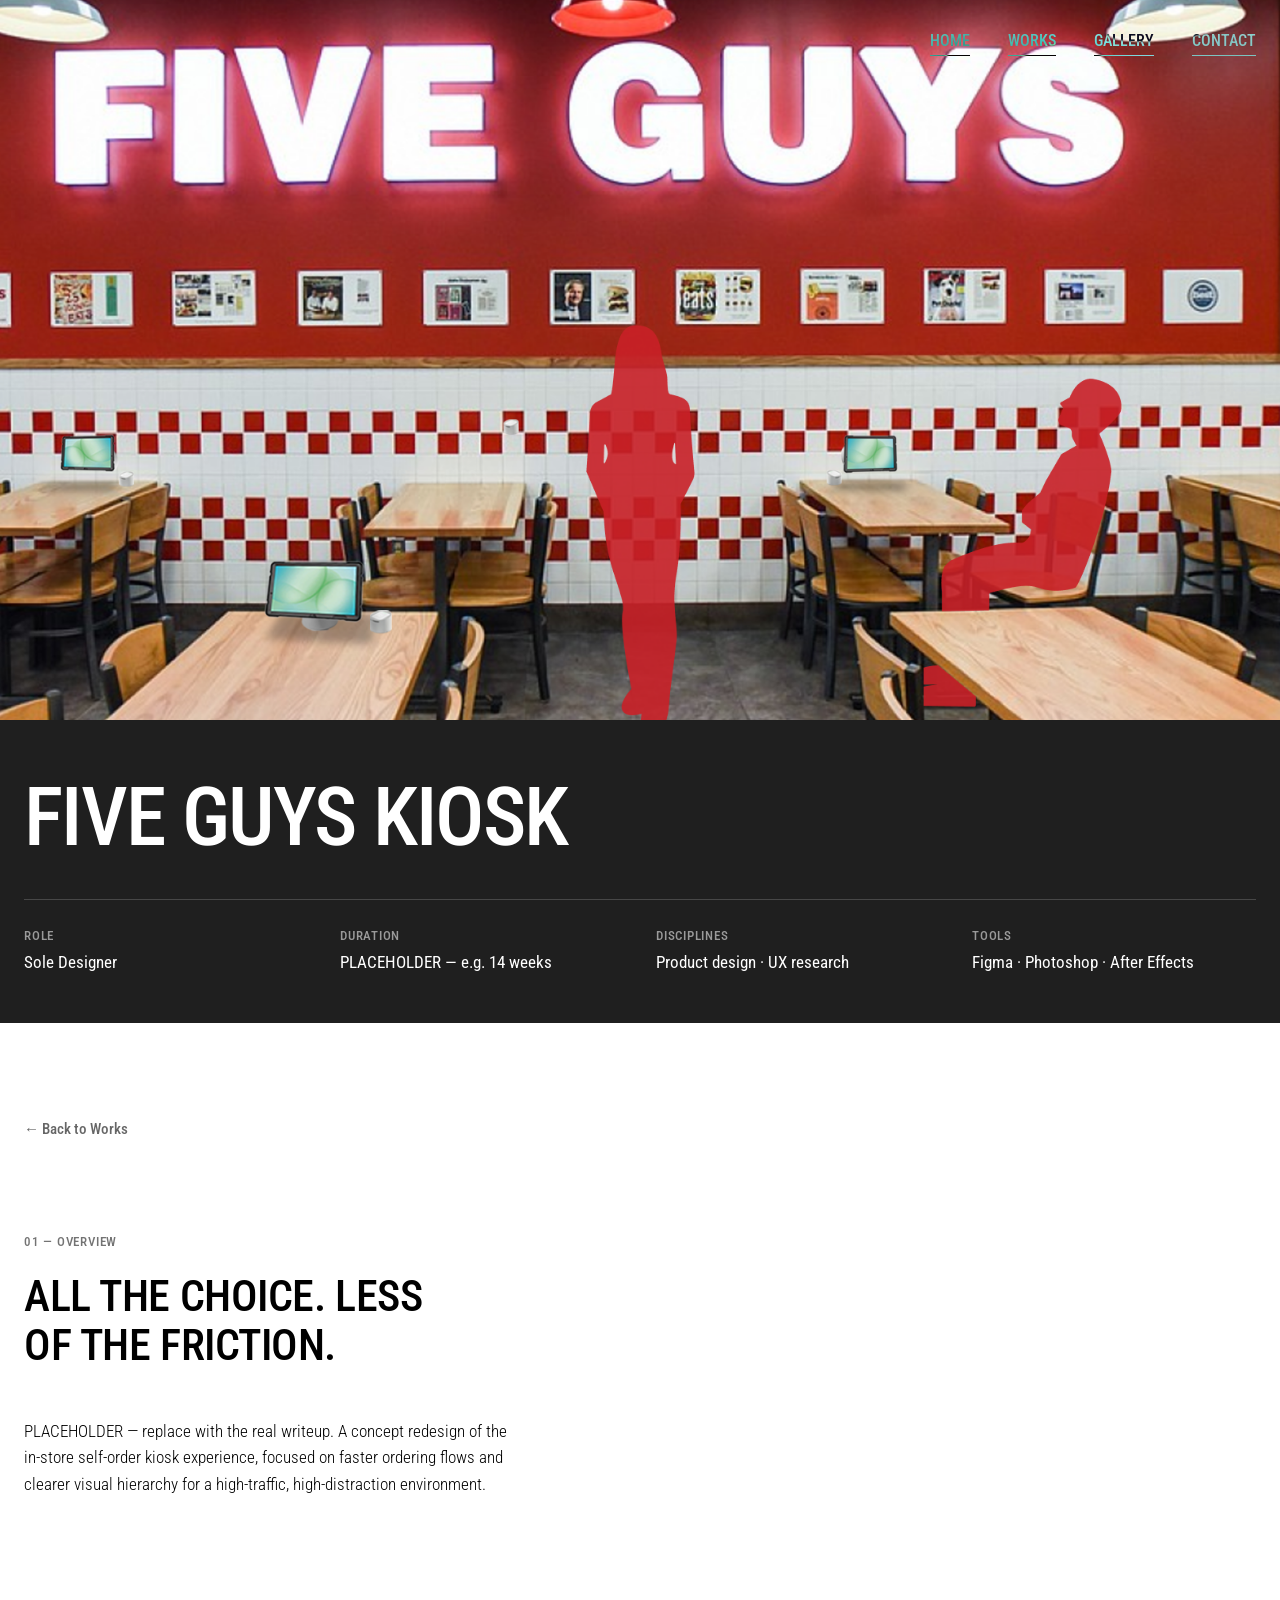
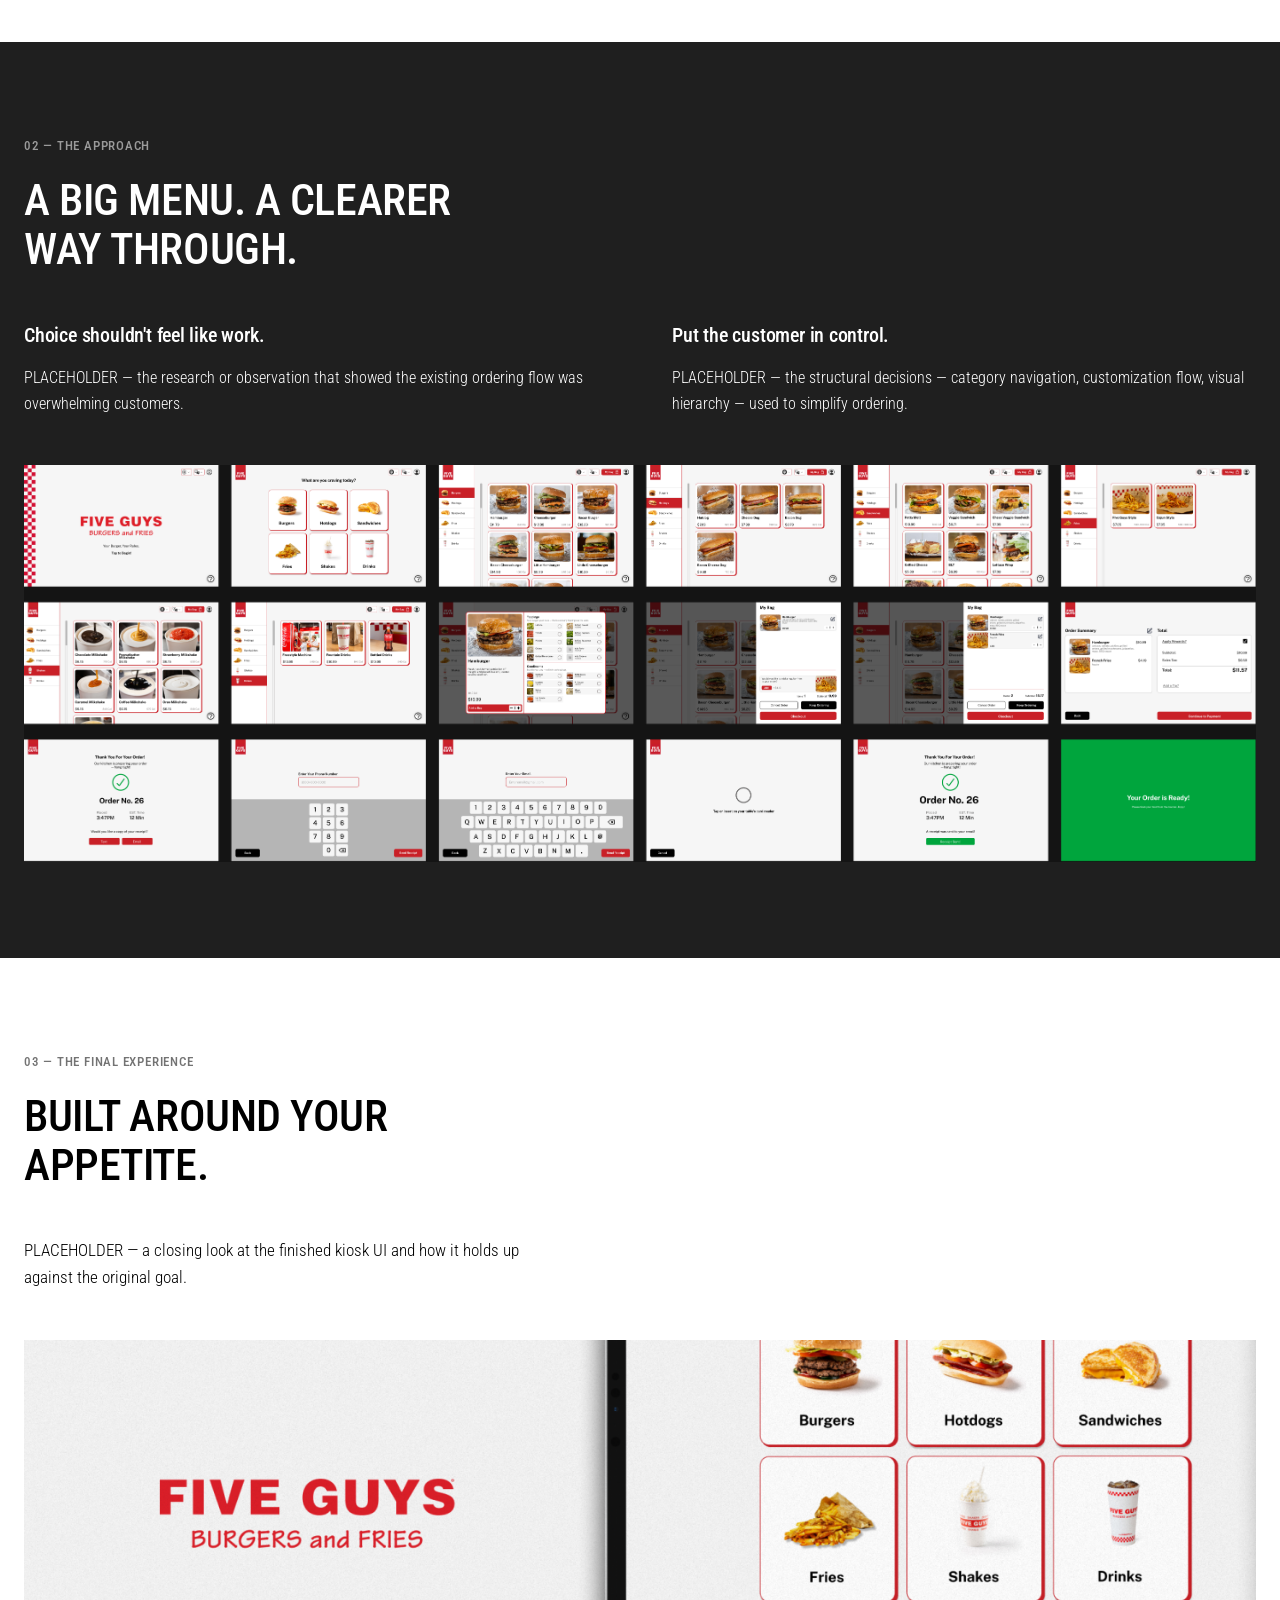
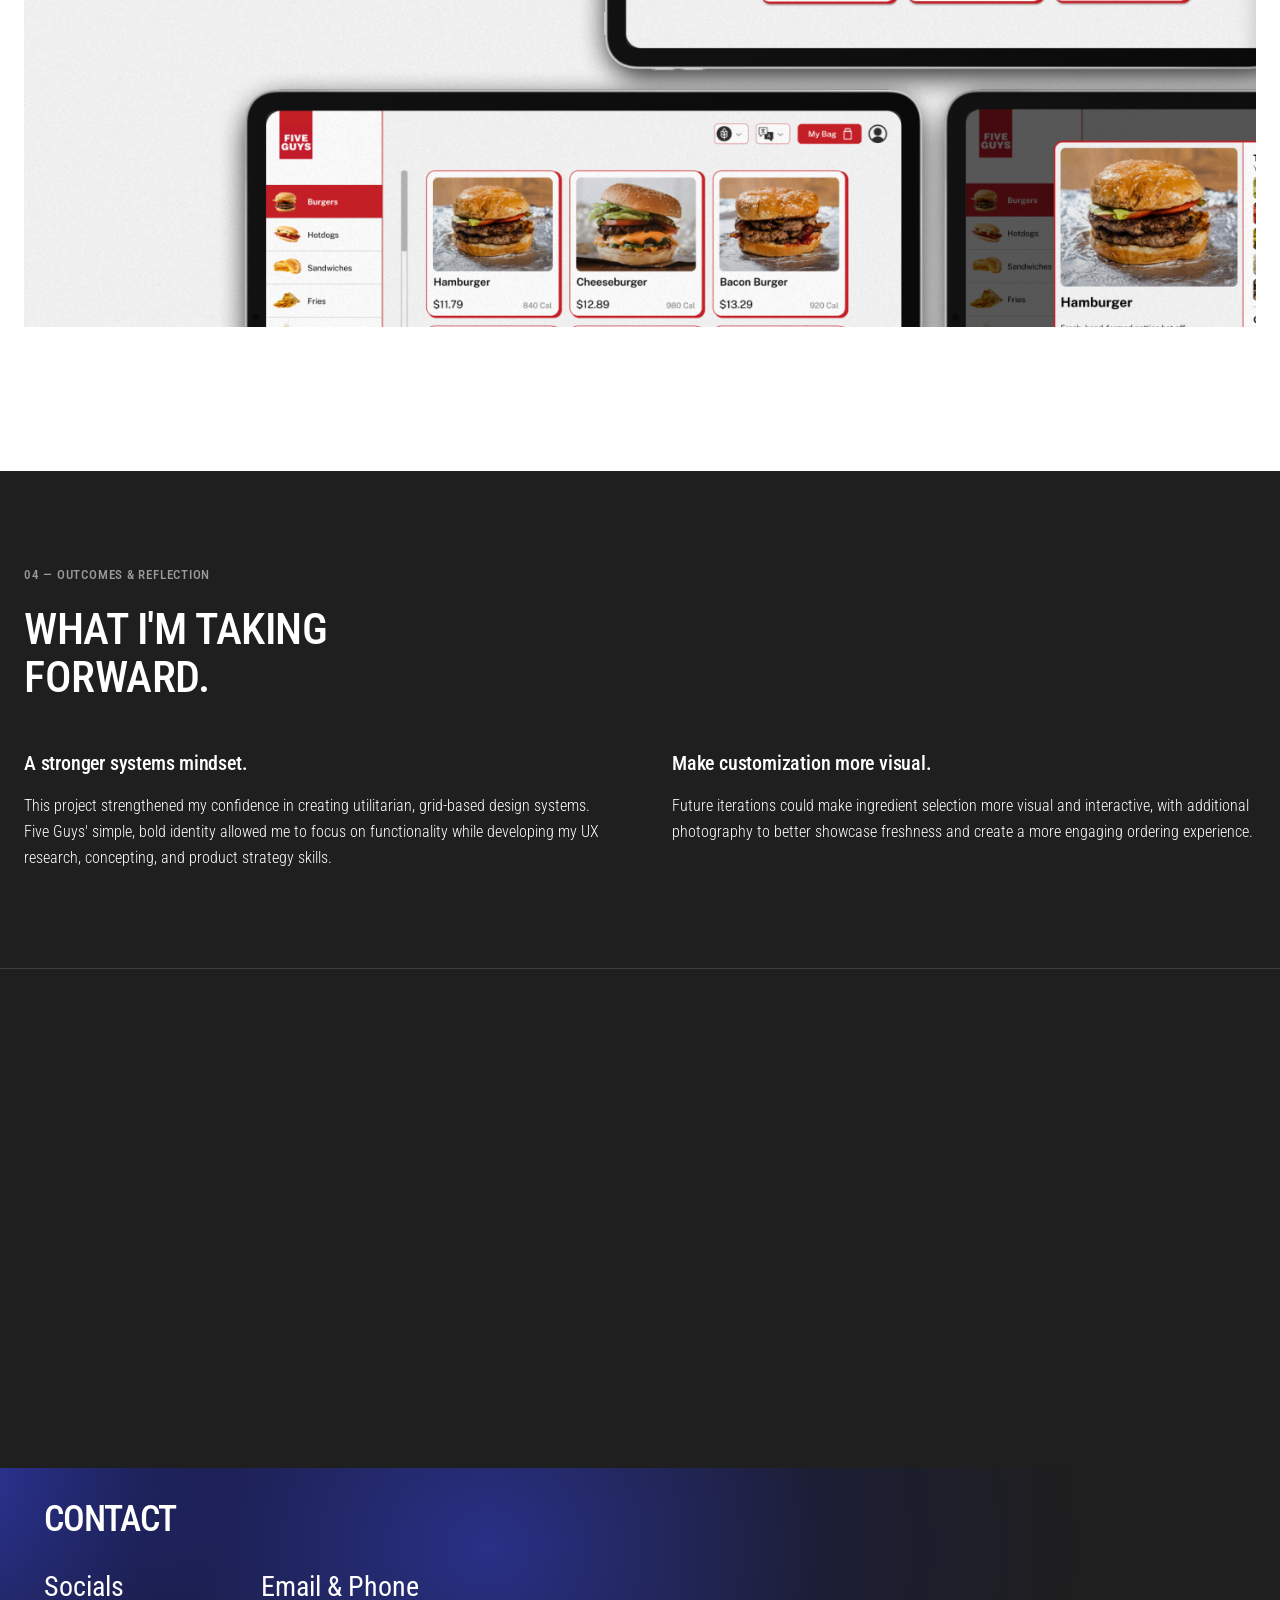
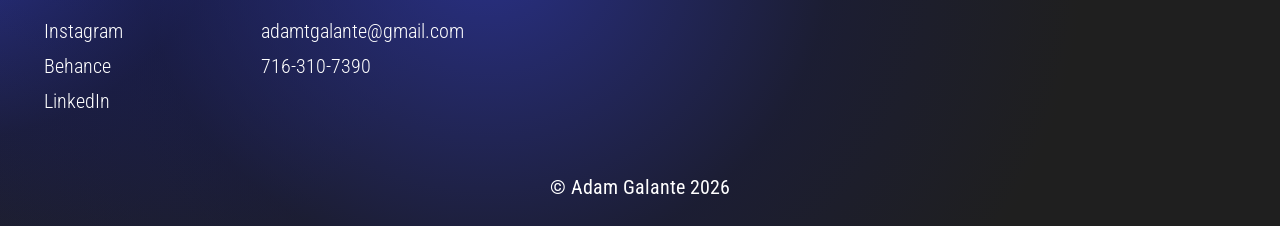
<file: projects/five-guys-kiosk.html>
<!DOCTYPE html>
<html lang="en">
<head>
<meta charset="UTF-8">
<meta name="viewport" content="width=device-width, initial-scale=1.0">
<title>Five Guys Kiosk — Adam Galante</title>
<meta name="description" content="A self-order kiosk interface concept for Five Guys by Adam Galante.">
<link rel="stylesheet" href="../assets/css/project.css">
<link rel="stylesheet" href="../assets/css/cursor.css">
</head>
<body>

<nav class="site-nav" id="siteNav">
  <ul>
    <li><a href="../index.html">Home</a></li>
    <li><a href="../index.html#works">Works</a></li>
    <li><a href="../index.html#gallery">Gallery</a></li>
    <li><a href="../index.html#contact">Contact</a></li>
  </ul>
</nav>

<main>

  <div class="project-open-media">
    <img src="../assets/images/five-guys-kiosk-hero.png" alt="Five Guys dining room with self-order kiosks on the tables" width="1616" height="909">
  </div>

  <div class="project-open-band">
    <div class="project-open-inner">
      <h1 class="project-title">Five Guys Kiosk</h1>
      <div class="project-facts">
        <div class="project-fact"><h3>Role</h3><p>Sole Designer</p></div>
        <div class="project-fact"><h3>Duration</h3><p>PLACEHOLDER — e.g. 14 weeks</p></div>
        <div class="project-fact"><h3>Disciplines</h3><p>Product design · UX research</p></div>
        <div class="project-fact"><h3>Tools</h3><p>Figma · Photoshop · After Effects</p></div>
      </div>
    </div>
  </div>

  <section class="project-section">
    <div class="project-section-inner">
      <a class="project-back" href="../index.html#works">&larr; Back to Works</a>
    </div>
  </section>

  <section class="project-section" style="padding-top:0;">
    <div class="project-section-inner">
      <span class="project-label">01 — Overview</span>
      <h2 class="project-heading">ALL THE CHOICE. LESS OF THE FRICTION.</h2>
      <p class="project-lede">PLACEHOLDER — replace with the real writeup. A concept redesign of the in-store self-order kiosk experience, focused on faster ordering flows and clearer visual hierarchy for a high-traffic, high-distraction environment.</p>
    </div>
  </section>

  <section class="project-section project-section--dark">
    <div class="project-section-inner">
      <span class="project-label">02 — The Approach</span>
      <h2 class="project-heading">A BIG MENU. A CLEARER WAY THROUGH.</h2>
      <div class="project-twocol">
        <div>
          <h3>Choice shouldn't feel like work.</h3>
          <p>PLACEHOLDER — the research or observation that showed the existing ordering flow was overwhelming customers.</p>
        </div>
        <div>
          <h3>Put the customer in control.</h3>
          <p>PLACEHOLDER — the structural decisions — category navigation, customization flow, visual hierarchy — used to simplify ordering.</p>
        </div>
      </div>
      <div class="project-media project-media--wide project-media--dark">
        <img src="../assets/images/five-guys-kiosk-process.png" alt="Full ordering flow across the Five Guys kiosk screens, from category select to payment" width="2777" height="894" loading="lazy">
      </div>
    </div>
  </section>

  <section class="project-section">
    <div class="project-section-inner">
      <span class="project-label">03 — The Final Experience</span>
      <h2 class="project-heading">BUILT AROUND YOUR APPETITE.</h2>
      <p class="project-lede">PLACEHOLDER — a closing look at the finished kiosk UI and how it holds up against the original goal.</p>
      <div class="project-media" style="aspect-ratio:2880/1372;">
        <img src="../assets/images/five-guys-kiosk-final.png" alt="Five Guys Burgers and Fries kiosk UI shown next to the wordmark" width="2880" height="1372" loading="lazy">
      </div>
    </div>
  </section>

  <section class="project-section project-section--dark">
    <div class="project-section-inner">
      <span class="project-label">04 — Outcomes &amp; Reflection</span>
      <h2 class="project-heading">WHAT I'M TAKING FORWARD.</h2>
      <div class="project-twocol">
        <div>
          <h3>A stronger systems mindset.</h3>
          <p>This project strengthened my confidence in creating utilitarian, grid-based design systems. Five Guys' simple, bold identity allowed me to focus on functionality while developing my UX research, concepting, and product strategy skills.</p>
        </div>
        <div>
          <h3>Make customization more visual.</h3>
          <p>Future iterations could make ingredient selection more visual and interactive, with additional photography to better showcase freshness and create a more engaging ordering experience.</p>
        </div>
      </div>
    </div>
  </section>

  <section class="project-next" aria-labelledby="moreProjects">
    <div class="project-next-inner">
      <p class="project-next-eyebrow reveal">Keep exploring</p>
      <h2 class="project-next-label reveal" id="moreProjects">More Projects</h2>
      <div class="project-cards">
      <a class="project-card reveal" style="--i:0" href="nc-drivers-license.html" aria-label="View North Carolina Drivers License project">
        <div class="project-card-thumb"><img src="../assets/images/nc-drivers-license.jpg" alt="North Carolina digital driver's license app" width="1604" height="902" loading="lazy"></div>
        <div class="project-card-meta">
          <h3 class="project-card-title">North Carolina Drivers License</h3>
        </div>
      </a>
      <a class="project-card reveal" style="--i:1" href="motion-reel.html" aria-label="View Motion Reel project">
        <div class="project-card-thumb"><img src="../assets/images/motion-reel-thumb.jpg" alt="Motion Reel" width="1604" height="902" loading="lazy"></div>
        <div class="project-card-meta">
          <h3 class="project-card-title">Motion Reel</h3>
        </div>
      </a>
      <a class="project-card reveal" style="--i:2" href="true-detective.html" aria-label="View True Detective Title Sequence project">
        <div class="project-card-thumb"><img src="../assets/images/true-detective.jpg" alt="True Detective title sequence" width="1604" height="902" loading="lazy"></div>
        <div class="project-card-meta">
          <h3 class="project-card-title">True Detective Title Sequence</h3>
        </div>
      </a>
      </div>
    </div>
  </section>

</main>

<!-- ---------------- CONTACT ---------------- -->
<footer class="footer" id="contact">
  <div class="footer-inner">
    <h2>CONTACT</h2>
    <div class="footer-cols">
      <div class="footer-col">
        <h3>Socials</h3>
        <ul>
          <li><a href="#" target="_blank" rel="noopener">Instagram</a></li>
          <li><a href="#" target="_blank" rel="noopener">Behance</a></li>
          <li><a href="#" target="_blank" rel="noopener">LinkedIn</a></li>
        </ul>
      </div>
      <div class="footer-col">
        <h3>Email &amp; Phone</h3>
        <ul>
          <li><a href="mailto:adamtgalante@gmail.com">adamtgalante@gmail.com</a></li>
          <li><a href="tel:+17163107390">716-310-7390</a></li>
        </ul>
      </div>
    </div>
    <p class="footer-copy">© Adam Galante 2026</p>
  </div>
</footer>

<script src="../assets/js/cursor.js"></script>
</body>
</html>
</file>
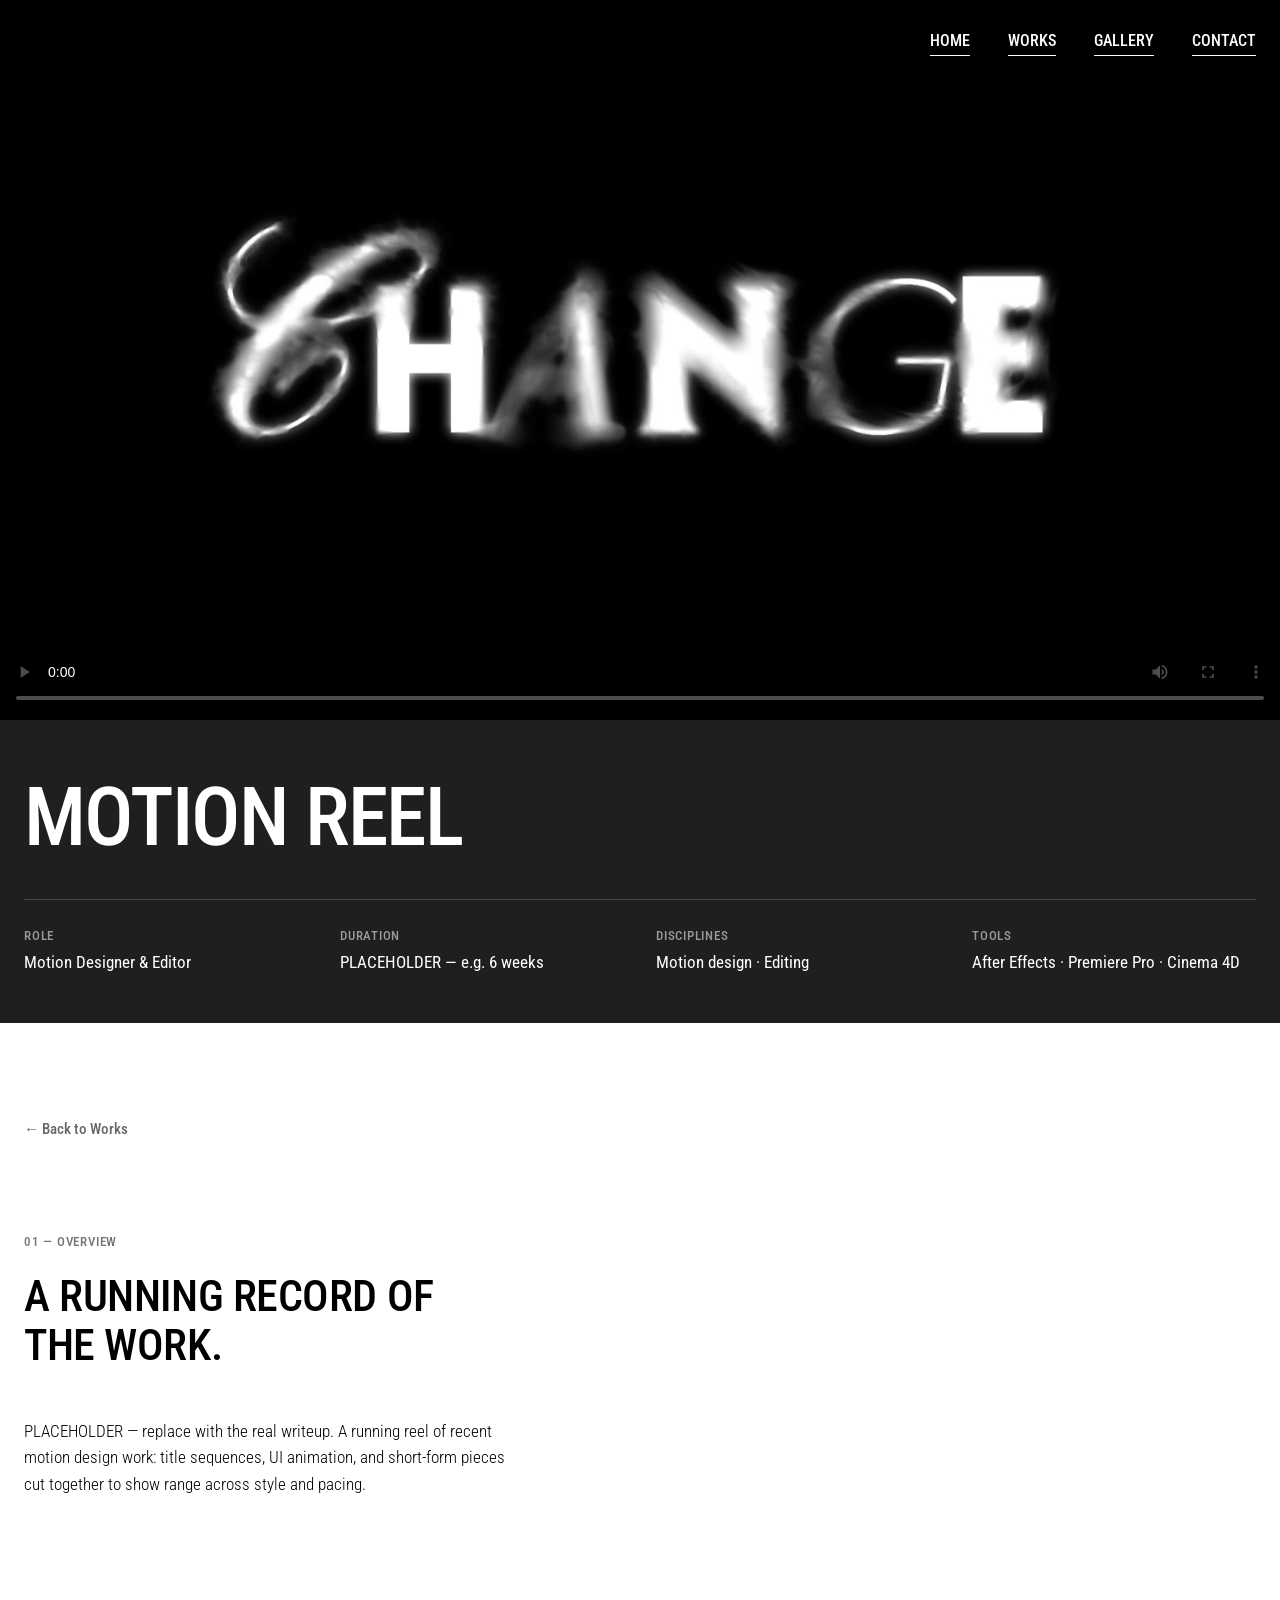
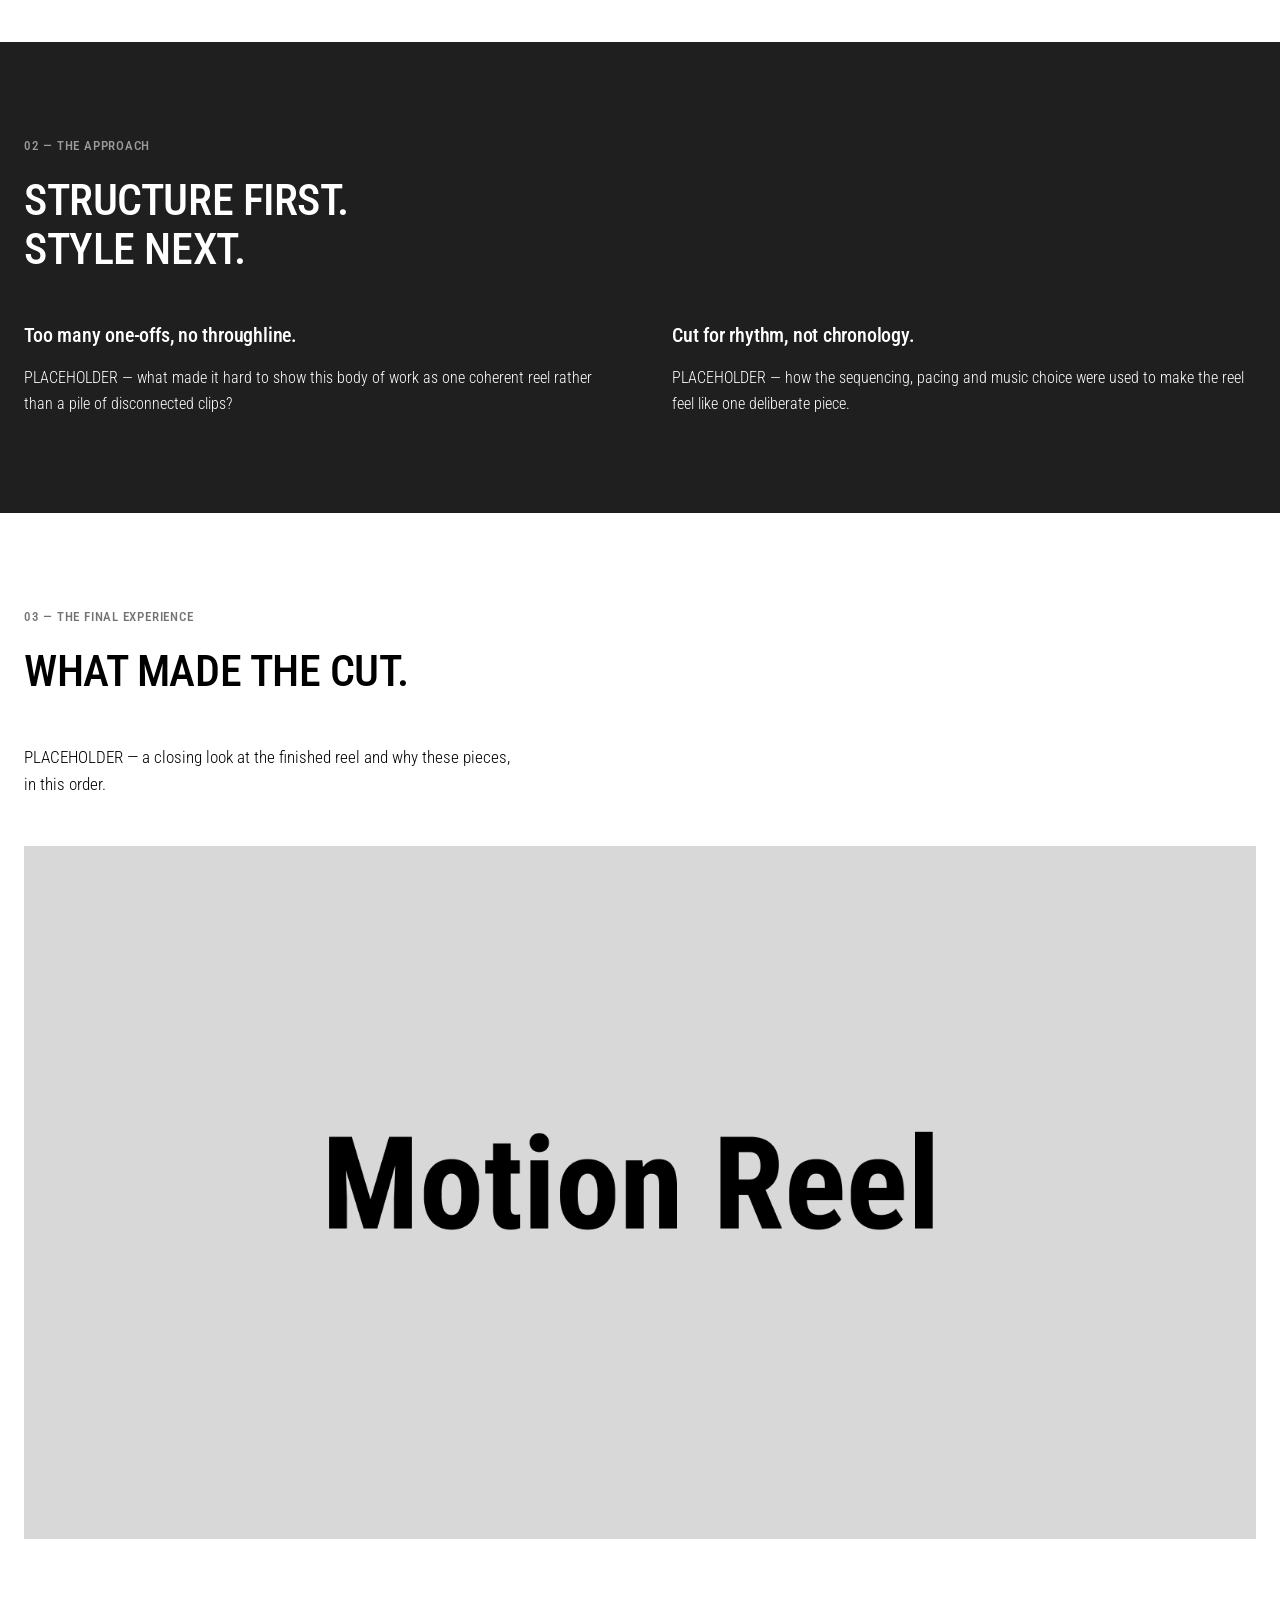
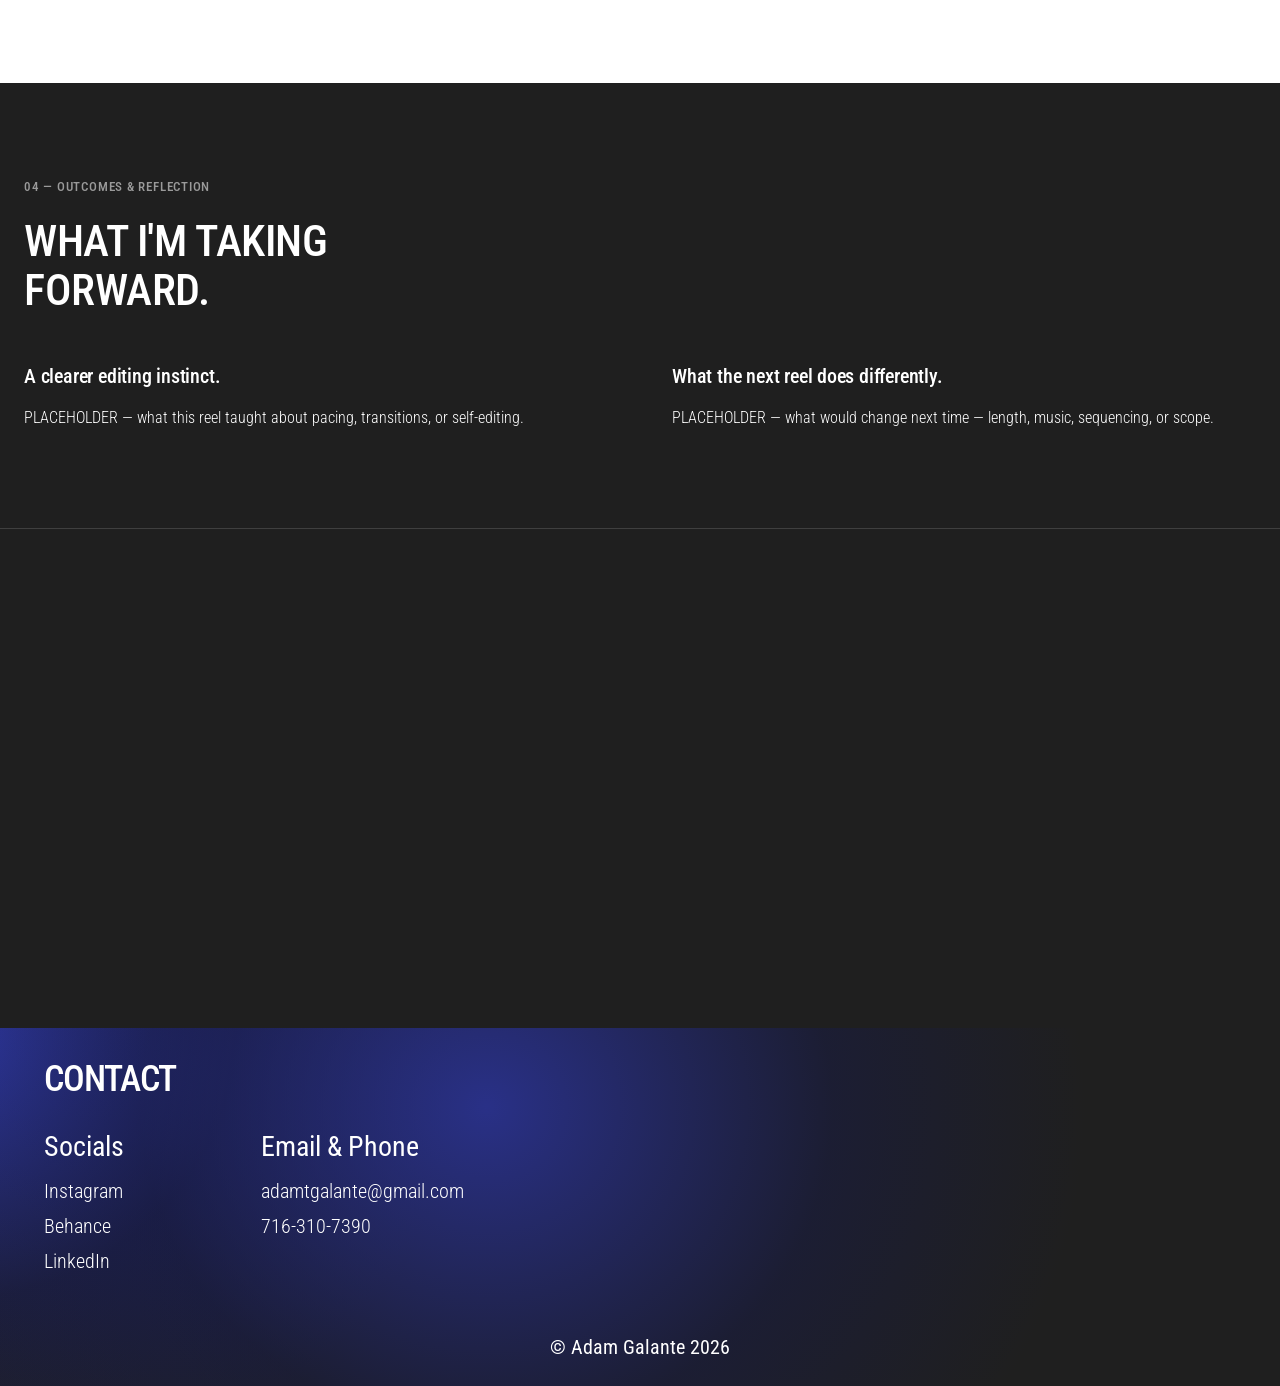
<file: projects/motion-reel.html>
<!DOCTYPE html>
<html lang="en">
<head>
<meta charset="UTF-8">
<meta name="viewport" content="width=device-width, initial-scale=1.0">
<title>Motion Reel — Adam Galante</title>
<meta name="description" content="A reel of recent motion design and animation work by Adam Galante.">
<link rel="stylesheet" href="../assets/css/project.css">
<link rel="stylesheet" href="../assets/css/cursor.css">
</head>
<body>

<nav class="site-nav" id="siteNav">
  <ul>
    <li><a href="../index.html">Home</a></li>
    <li><a href="../index.html#works">Works</a></li>
    <li><a href="../index.html#gallery">Gallery</a></li>
    <li><a href="../index.html#contact">Contact</a></li>
  </ul>
</nav>

<main>

  <div class="project-open-media">
    <video controls playsinline preload="metadata" poster="../assets/images/motion-reel-poster.jpg" width="1920" height="1080" style="display:block;width:100%;height:100%;object-fit:cover;background:#000">
      <source src="../assets/video/motion-reel.mp4" type="video/mp4">
    </video>
  </div>

  <div class="project-open-band">
    <div class="project-open-inner">
      <h1 class="project-title">Motion Reel</h1>
      <div class="project-facts">
        <div class="project-fact"><h3>Role</h3><p>Motion Designer &amp; Editor</p></div>
        <div class="project-fact"><h3>Duration</h3><p>PLACEHOLDER — e.g. 6 weeks</p></div>
        <div class="project-fact"><h3>Disciplines</h3><p>Motion design · Editing</p></div>
        <div class="project-fact"><h3>Tools</h3><p>After Effects · Premiere Pro · Cinema 4D</p></div>
      </div>
    </div>
  </div>

  <section class="project-section">
    <div class="project-section-inner">
      <a class="project-back" href="../index.html#works">&larr; Back to Works</a>
    </div>
  </section>

  <section class="project-section" style="padding-top:0;">
    <div class="project-section-inner">
      <span class="project-label">01 — Overview</span>
      <h2 class="project-heading">A RUNNING RECORD OF THE WORK.</h2>
      <p class="project-lede">PLACEHOLDER — replace with the real writeup. A running reel of recent motion design work: title sequences, UI animation, and short-form pieces cut together to show range across style and pacing.</p>
    </div>
  </section>

  <section class="project-section project-section--dark">
    <div class="project-section-inner">
      <span class="project-label">02 — The Approach</span>
      <h2 class="project-heading">STRUCTURE FIRST. STYLE NEXT.</h2>
      <div class="project-twocol">
        <div>
          <h3>Too many one-offs, no throughline.</h3>
          <p>PLACEHOLDER — what made it hard to show this body of work as one coherent reel rather than a pile of disconnected clips?</p>
        </div>
        <div>
          <h3>Cut for rhythm, not chronology.</h3>
          <p>PLACEHOLDER — how the sequencing, pacing and music choice were used to make the reel feel like one deliberate piece.</p>
        </div>
      </div>
    </div>
  </section>

  <section class="project-section">
    <div class="project-section-inner">
      <span class="project-label">03 — The Final Experience</span>
      <h2 class="project-heading">WHAT MADE THE CUT.</h2>
      <p class="project-lede">PLACEHOLDER — a closing look at the finished reel and why these pieces, in this order.</p>
      <div class="project-media">
        <img src="../assets/images/motion-reel.png" alt="Motion Reel — title card" width="1604" height="902" loading="lazy">
      </div>
    </div>
  </section>

  <section class="project-section project-section--dark">
    <div class="project-section-inner">
      <span class="project-label">04 — Outcomes &amp; Reflection</span>
      <h2 class="project-heading">WHAT I'M TAKING FORWARD.</h2>
      <div class="project-twocol">
        <div>
          <h3>A clearer editing instinct.</h3>
          <p>PLACEHOLDER — what this reel taught about pacing, transitions, or self-editing.</p>
        </div>
        <div>
          <h3>What the next reel does differently.</h3>
          <p>PLACEHOLDER — what would change next time — length, music, sequencing, or scope.</p>
        </div>
      </div>
    </div>
  </section>

  <section class="project-next" aria-labelledby="moreProjects">
    <div class="project-next-inner">
      <p class="project-next-eyebrow reveal">Keep exploring</p>
      <h2 class="project-next-label reveal" id="moreProjects">More Projects</h2>
      <div class="project-cards">
      <a class="project-card reveal" style="--i:0" href="true-detective.html" aria-label="View True Detective Title Sequence project">
        <div class="project-card-thumb"><img src="../assets/images/true-detective.jpg" alt="True Detective title sequence" width="1604" height="902" loading="lazy"></div>
        <div class="project-card-meta">
          <h3 class="project-card-title">True Detective Title Sequence</h3>
        </div>
      </a>
      <a class="project-card reveal" style="--i:1" href="five-guys-kiosk.html" aria-label="View Five Guys Kiosk project">
        <div class="project-card-thumb"><img src="../assets/images/five-guys-kiosk.jpg" alt="Five Guys ordering kiosk interface" width="1604" height="902" loading="lazy"></div>
        <div class="project-card-meta">
          <h3 class="project-card-title">Five Guys Kiosk</h3>
        </div>
      </a>
      <a class="project-card reveal" style="--i:2" href="nc-drivers-license.html" aria-label="View North Carolina Drivers License project">
        <div class="project-card-thumb"><img src="../assets/images/nc-drivers-license.jpg" alt="North Carolina digital driver's license app" width="1604" height="902" loading="lazy"></div>
        <div class="project-card-meta">
          <h3 class="project-card-title">North Carolina Drivers License</h3>
        </div>
      </a>
      </div>
    </div>
  </section>

</main>

<!-- ---------------- CONTACT ---------------- -->
<footer class="footer" id="contact">
  <div class="footer-inner">
    <h2>CONTACT</h2>
    <div class="footer-cols">
      <div class="footer-col">
        <h3>Socials</h3>
        <ul>
          <li><a href="#" target="_blank" rel="noopener">Instagram</a></li>
          <li><a href="#" target="_blank" rel="noopener">Behance</a></li>
          <li><a href="#" target="_blank" rel="noopener">LinkedIn</a></li>
        </ul>
      </div>
      <div class="footer-col">
        <h3>Email &amp; Phone</h3>
        <ul>
          <li><a href="mailto:adamtgalante@gmail.com">adamtgalante@gmail.com</a></li>
          <li><a href="tel:+17163107390">716-310-7390</a></li>
        </ul>
      </div>
    </div>
    <p class="footer-copy">© Adam Galante 2026</p>
  </div>
</footer>

<script src="../assets/js/cursor.js"></script>
</body>
</html>
</file>
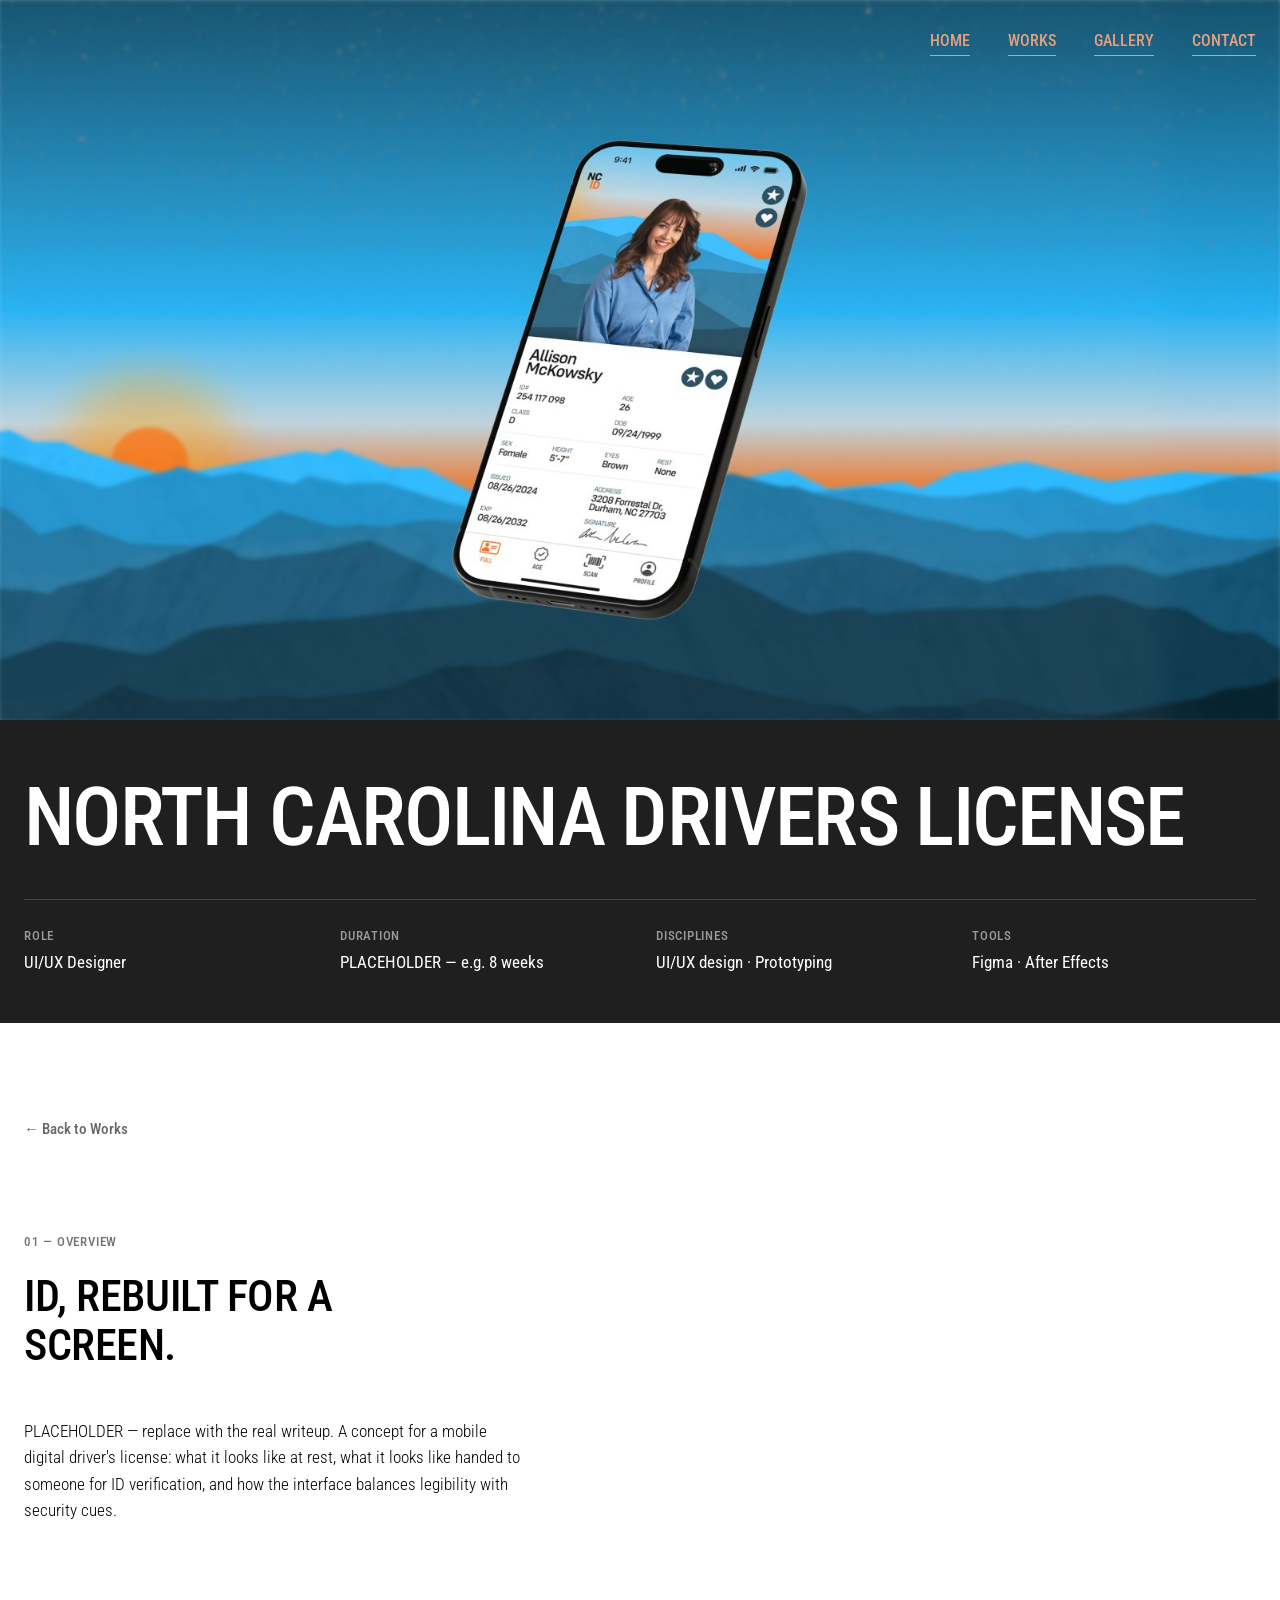
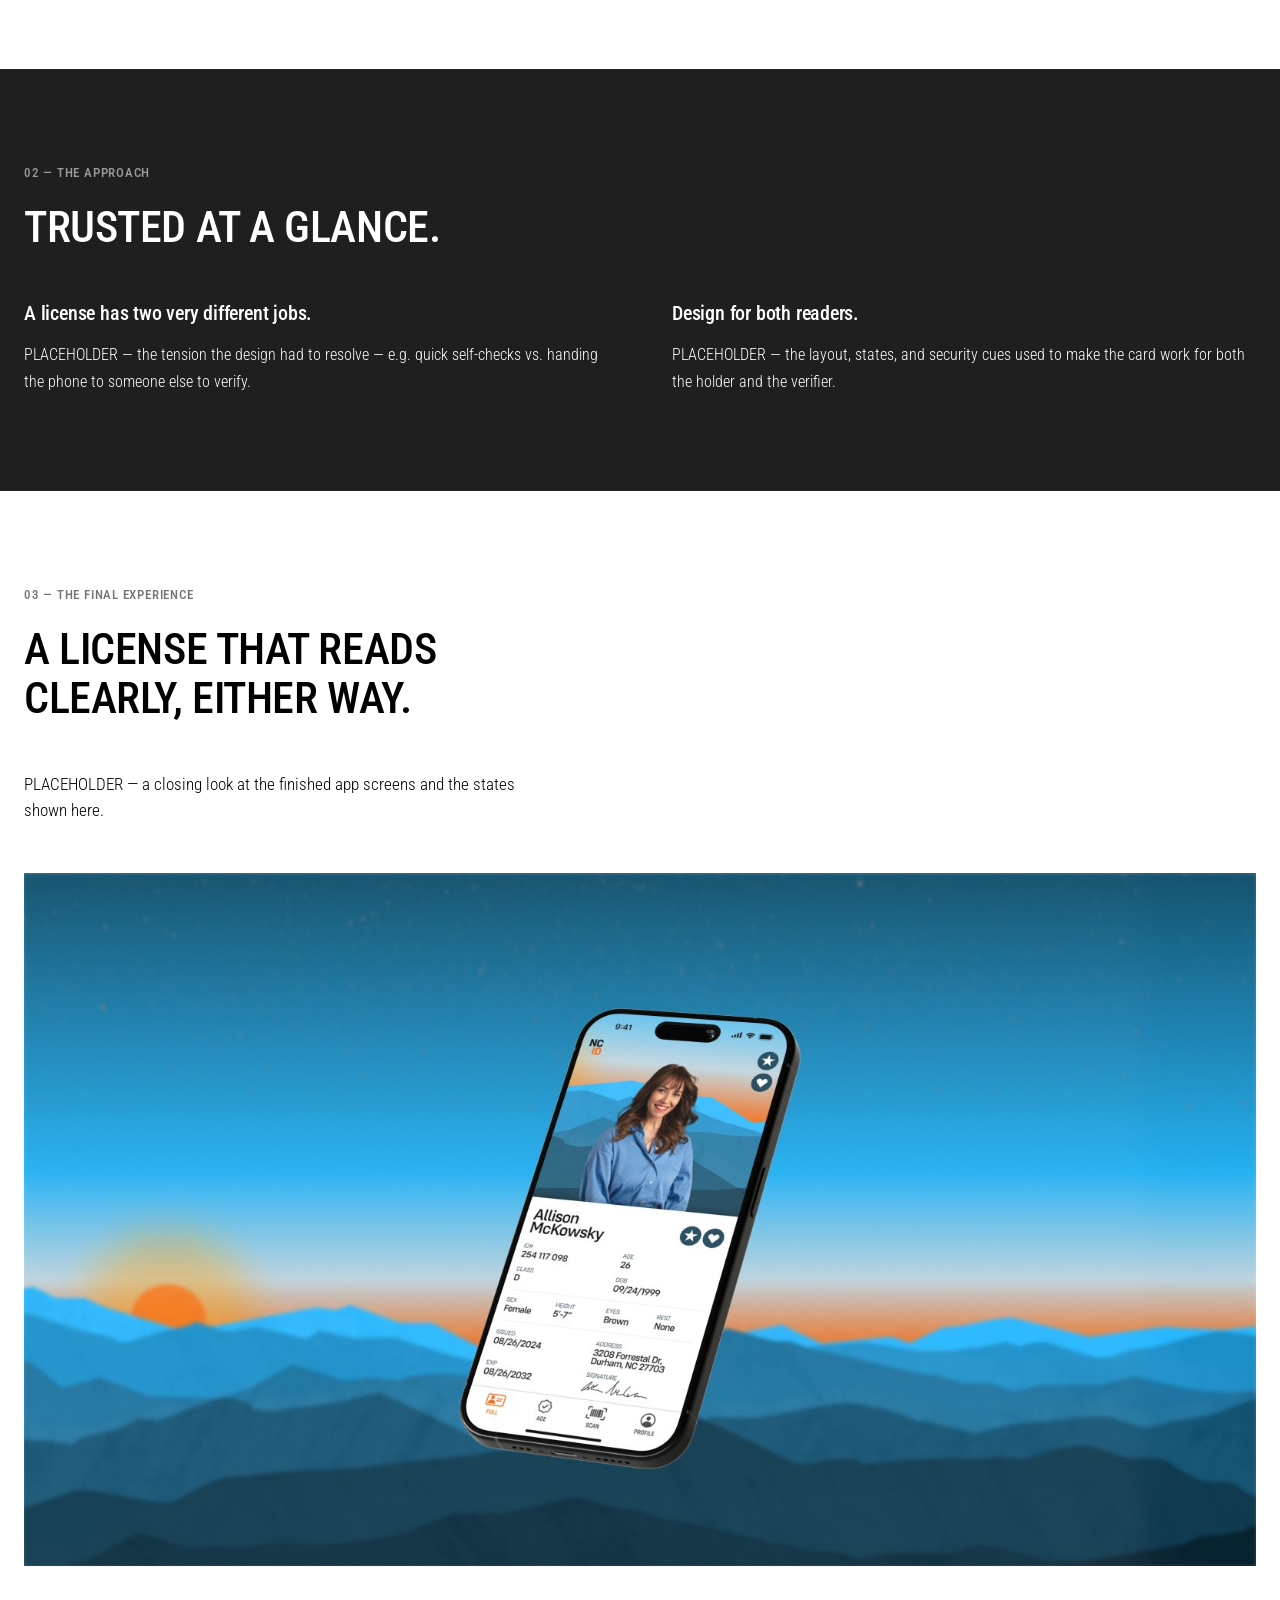
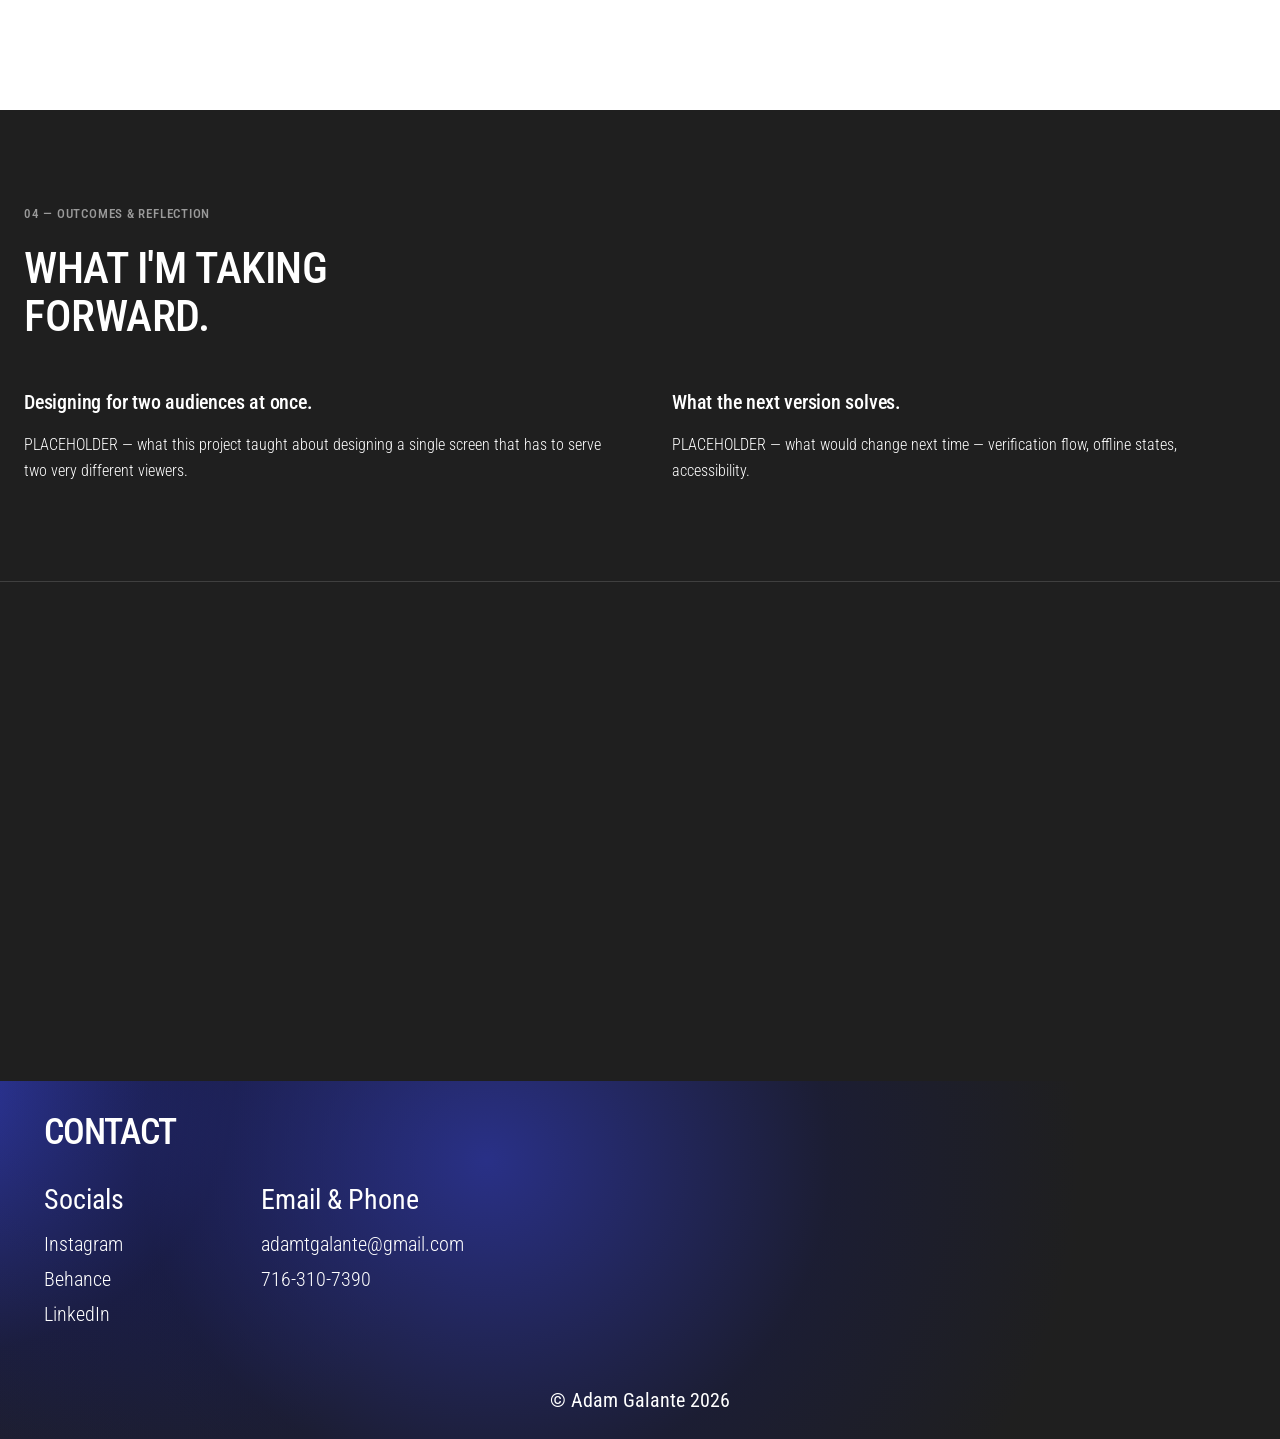
<file: projects/nc-drivers-license.html>
<!DOCTYPE html>
<html lang="en">
<head>
<meta charset="UTF-8">
<meta name="viewport" content="width=device-width, initial-scale=1.0">
<title>North Carolina Drivers License — Adam Galante</title>
<meta name="description" content="A digital driver's license app concept for North Carolina by Adam Galante.">
<link rel="stylesheet" href="../assets/css/project.css">
<link rel="stylesheet" href="../assets/css/cursor.css">
</head>
<body>

<nav class="site-nav" id="siteNav">
  <ul>
    <li><a href="../index.html">Home</a></li>
    <li><a href="../index.html#works">Works</a></li>
    <li><a href="../index.html#gallery">Gallery</a></li>
    <li><a href="../index.html#contact">Contact</a></li>
  </ul>
</nav>

<main>

  <div class="project-open-media">
    <img src="../assets/images/nc-drivers-license.jpg" alt="North Carolina digital driver's license app" width="1604" height="902">
  </div>

  <div class="project-open-band">
    <div class="project-open-inner">
      <h1 class="project-title">North Carolina Drivers License</h1>
      <div class="project-facts">
        <div class="project-fact"><h3>Role</h3><p>UI/UX Designer</p></div>
        <div class="project-fact"><h3>Duration</h3><p>PLACEHOLDER — e.g. 8 weeks</p></div>
        <div class="project-fact"><h3>Disciplines</h3><p>UI/UX design · Prototyping</p></div>
        <div class="project-fact"><h3>Tools</h3><p>Figma · After Effects</p></div>
      </div>
    </div>
  </div>

  <section class="project-section">
    <div class="project-section-inner">
      <a class="project-back" href="../index.html#works">&larr; Back to Works</a>
    </div>
  </section>

  <section class="project-section" style="padding-top:0;">
    <div class="project-section-inner">
      <span class="project-label">01 — Overview</span>
      <h2 class="project-heading">ID, REBUILT FOR A SCREEN.</h2>
      <p class="project-lede">PLACEHOLDER — replace with the real writeup. A concept for a mobile digital driver's license: what it looks like at rest, what it looks like handed to someone for ID verification, and how the interface balances legibility with security cues.</p>
    </div>
  </section>

  <section class="project-section project-section--dark">
    <div class="project-section-inner">
      <span class="project-label">02 — The Approach</span>
      <h2 class="project-heading">TRUSTED AT A GLANCE.</h2>
      <div class="project-twocol">
        <div>
          <h3>A license has two very different jobs.</h3>
          <p>PLACEHOLDER — the tension the design had to resolve — e.g. quick self-checks vs. handing the phone to someone else to verify.</p>
        </div>
        <div>
          <h3>Design for both readers.</h3>
          <p>PLACEHOLDER — the layout, states, and security cues used to make the card work for both the holder and the verifier.</p>
        </div>
      </div>
    </div>
  </section>

  <section class="project-section">
    <div class="project-section-inner">
      <span class="project-label">03 — The Final Experience</span>
      <h2 class="project-heading">A LICENSE THAT READS CLEARLY, EITHER WAY.</h2>
      <p class="project-lede">PLACEHOLDER — a closing look at the finished app screens and the states shown here.</p>
      <div class="project-media">
        <img src="../assets/images/nc-drivers-license.jpg" alt="North Carolina digital driver's license app" width="1604" height="902" loading="lazy">
      </div>
    </div>
  </section>

  <section class="project-section project-section--dark">
    <div class="project-section-inner">
      <span class="project-label">04 — Outcomes &amp; Reflection</span>
      <h2 class="project-heading">WHAT I'M TAKING FORWARD.</h2>
      <div class="project-twocol">
        <div>
          <h3>Designing for two audiences at once.</h3>
          <p>PLACEHOLDER — what this project taught about designing a single screen that has to serve two very different viewers.</p>
        </div>
        <div>
          <h3>What the next version solves.</h3>
          <p>PLACEHOLDER — what would change next time — verification flow, offline states, accessibility.</p>
        </div>
      </div>
    </div>
  </section>

  <section class="project-next" aria-labelledby="moreProjects">
    <div class="project-next-inner">
      <p class="project-next-eyebrow reveal">Keep exploring</p>
      <h2 class="project-next-label reveal" id="moreProjects">More Projects</h2>
      <div class="project-cards">
      <a class="project-card reveal" style="--i:0" href="motion-reel.html" aria-label="View Motion Reel project">
        <div class="project-card-thumb"><img src="../assets/images/motion-reel-thumb.jpg" alt="Motion Reel" width="1604" height="902" loading="lazy"></div>
        <div class="project-card-meta">
          <h3 class="project-card-title">Motion Reel</h3>
        </div>
      </a>
      <a class="project-card reveal" style="--i:1" href="true-detective.html" aria-label="View True Detective Title Sequence project">
        <div class="project-card-thumb"><img src="../assets/images/true-detective.jpg" alt="True Detective title sequence" width="1604" height="902" loading="lazy"></div>
        <div class="project-card-meta">
          <h3 class="project-card-title">True Detective Title Sequence</h3>
        </div>
      </a>
      <a class="project-card reveal" style="--i:2" href="five-guys-kiosk.html" aria-label="View Five Guys Kiosk project">
        <div class="project-card-thumb"><img src="../assets/images/five-guys-kiosk.jpg" alt="Five Guys ordering kiosk interface" width="1604" height="902" loading="lazy"></div>
        <div class="project-card-meta">
          <h3 class="project-card-title">Five Guys Kiosk</h3>
        </div>
      </a>
      </div>
    </div>
  </section>

</main>

<!-- ---------------- CONTACT ---------------- -->
<footer class="footer" id="contact">
  <div class="footer-inner">
    <h2>CONTACT</h2>
    <div class="footer-cols">
      <div class="footer-col">
        <h3>Socials</h3>
        <ul>
          <li><a href="#" target="_blank" rel="noopener">Instagram</a></li>
          <li><a href="#" target="_blank" rel="noopener">Behance</a></li>
          <li><a href="#" target="_blank" rel="noopener">LinkedIn</a></li>
        </ul>
      </div>
      <div class="footer-col">
        <h3>Email &amp; Phone</h3>
        <ul>
          <li><a href="mailto:adamtgalante@gmail.com">adamtgalante@gmail.com</a></li>
          <li><a href="tel:+17163107390">716-310-7390</a></li>
        </ul>
      </div>
    </div>
    <p class="footer-copy">© Adam Galante 2026</p>
  </div>
</footer>

<script src="../assets/js/cursor.js"></script>
</body>
</html>
</file>
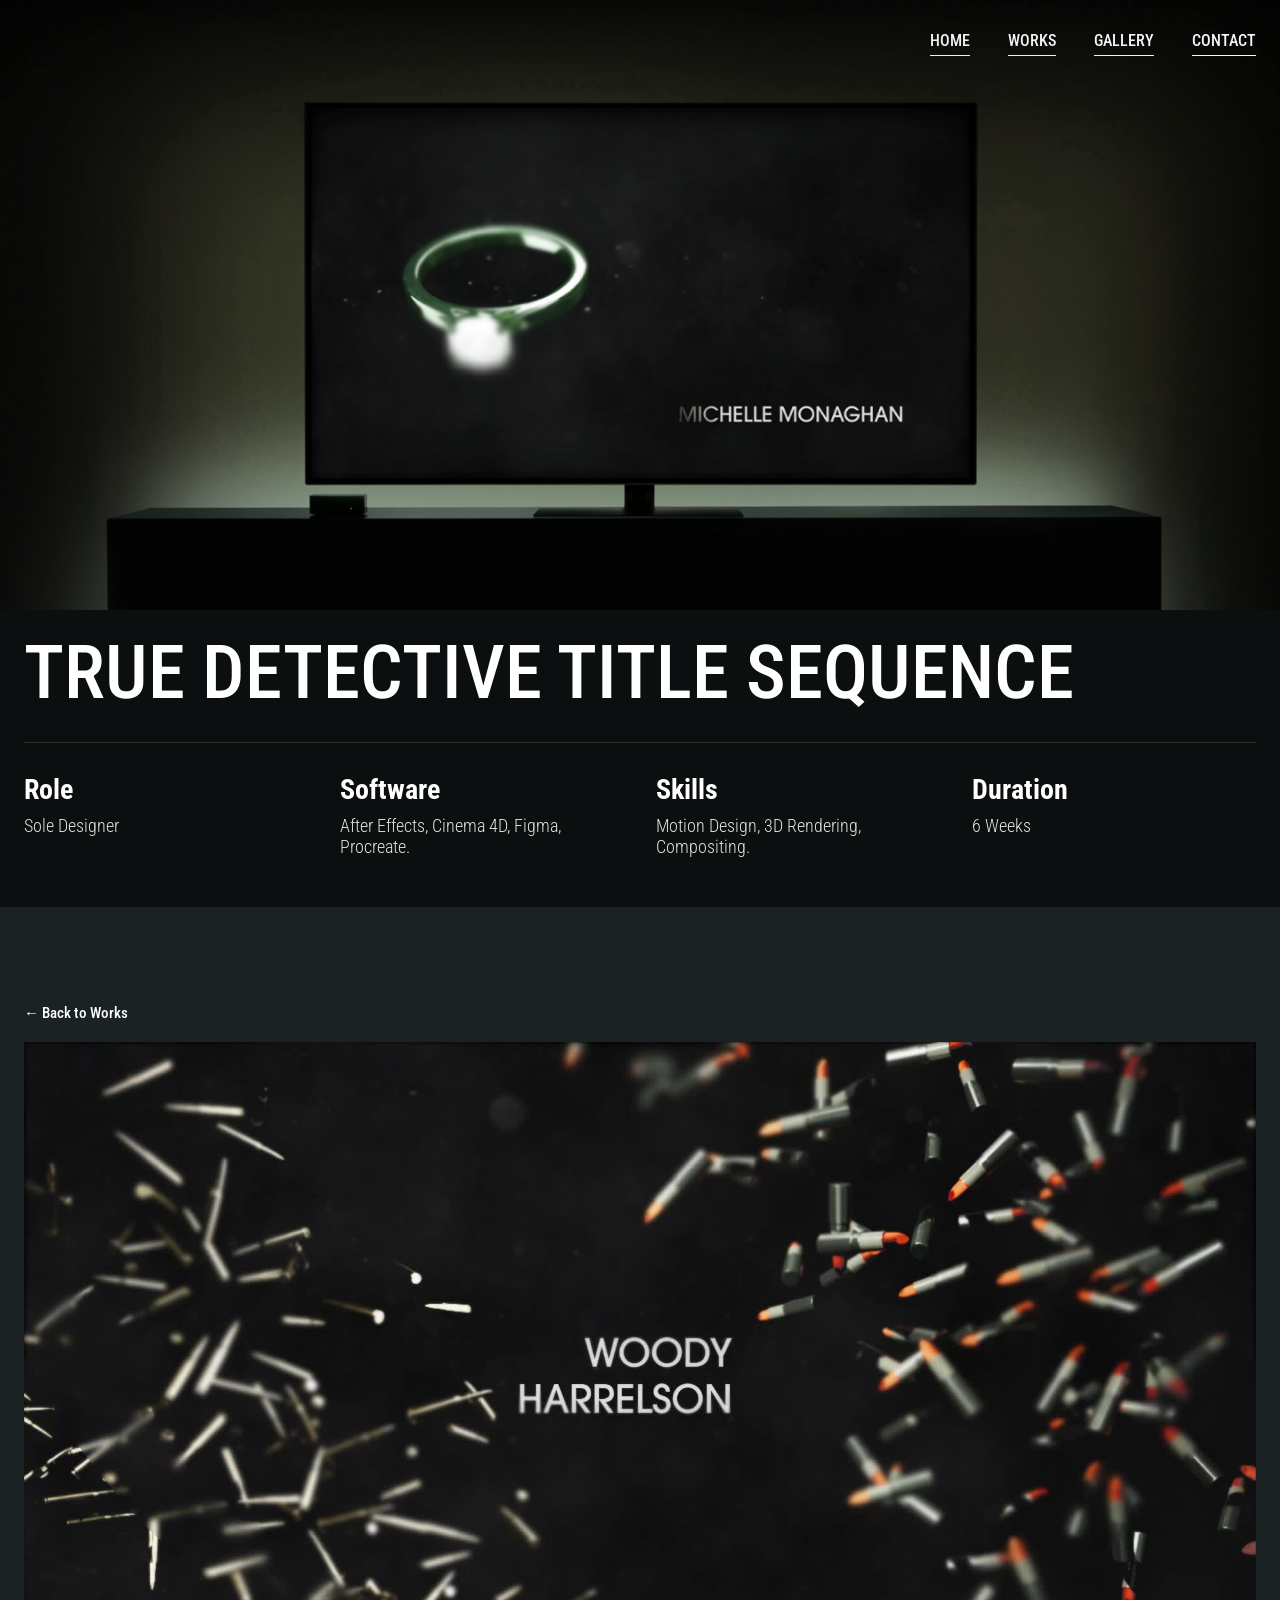
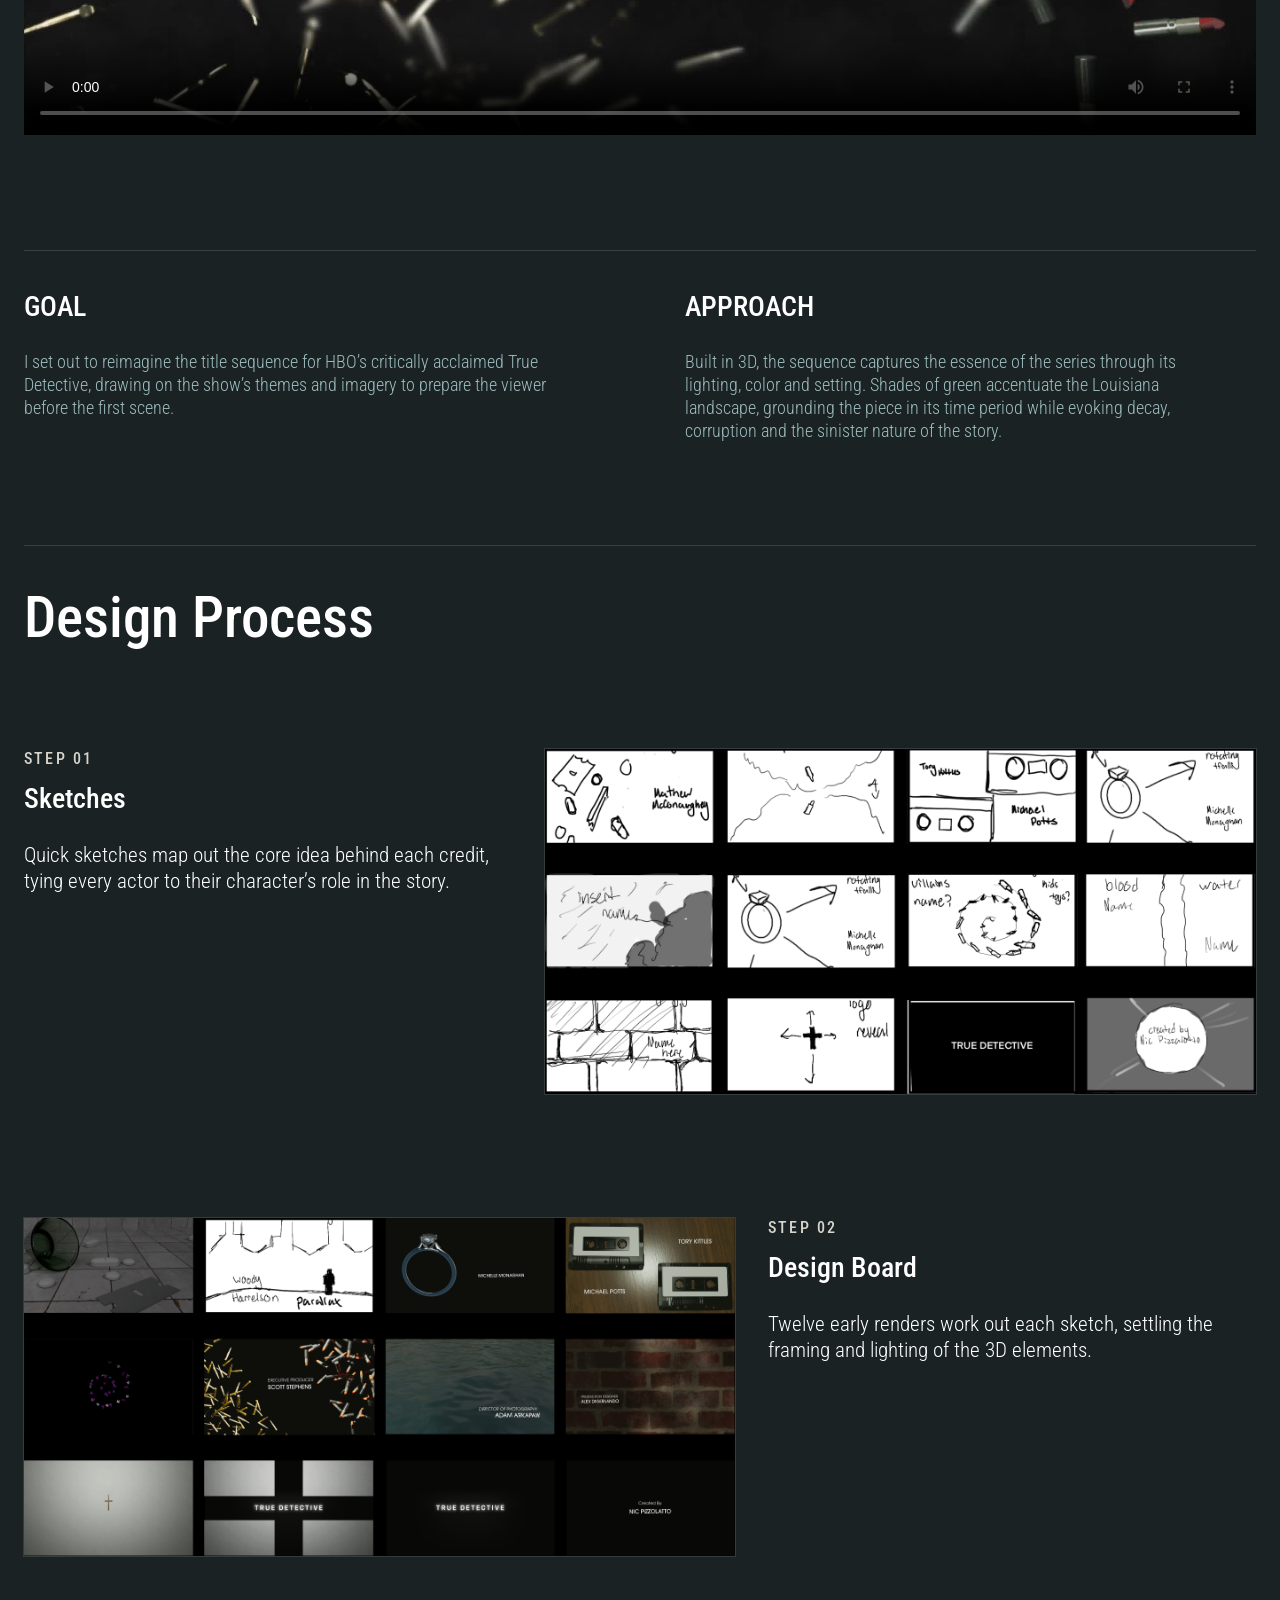
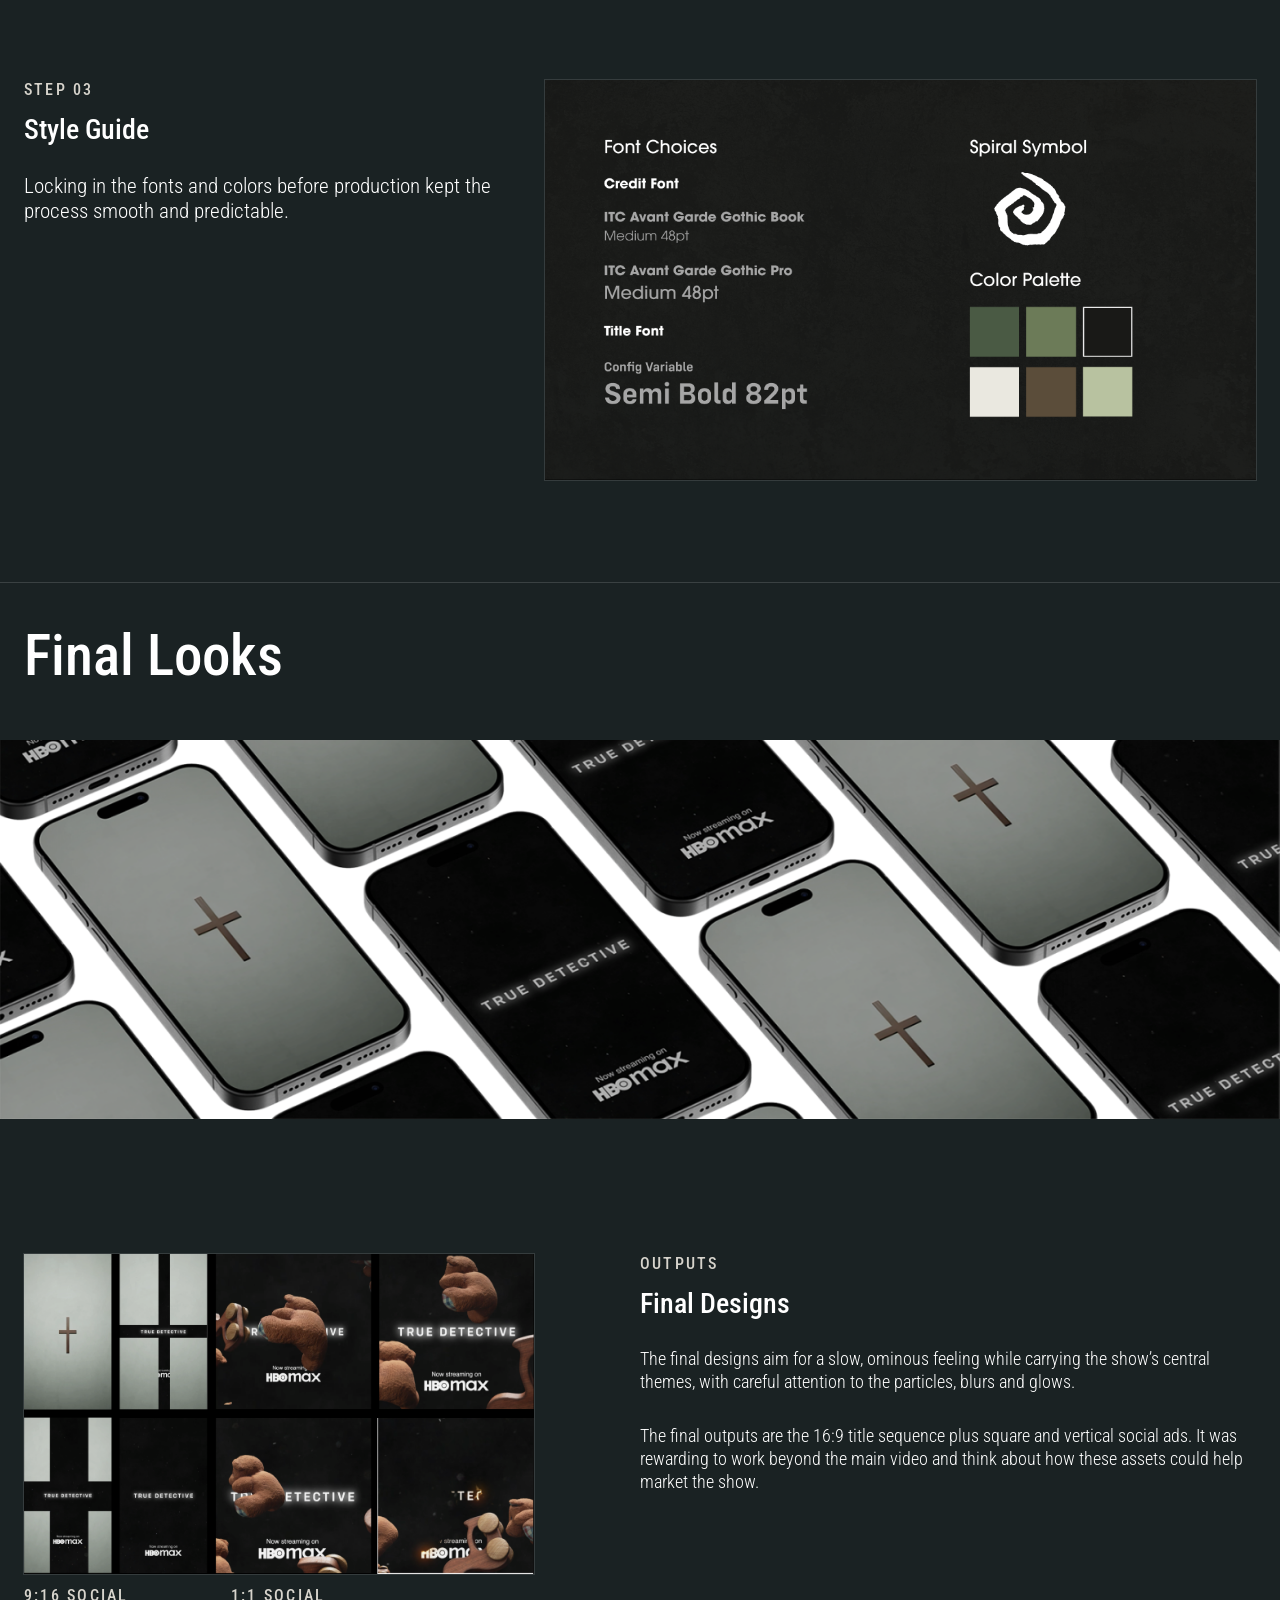
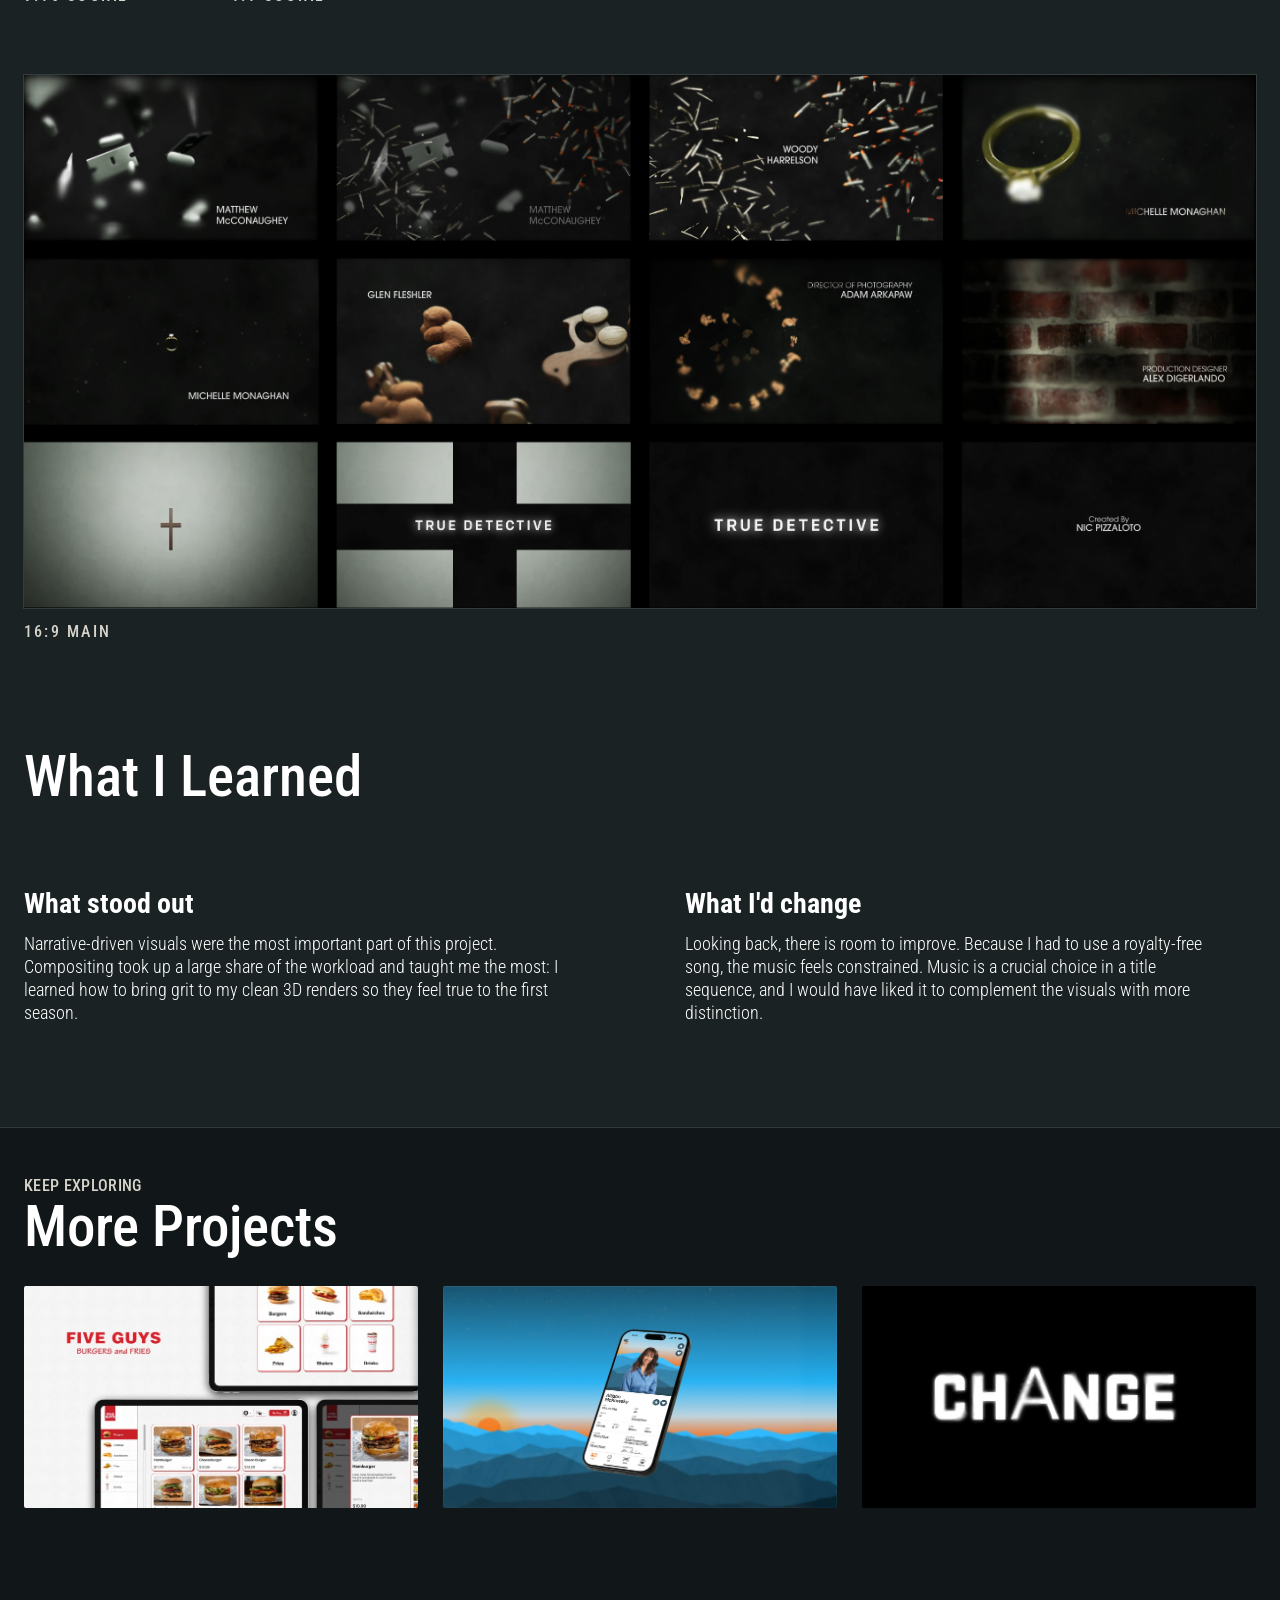
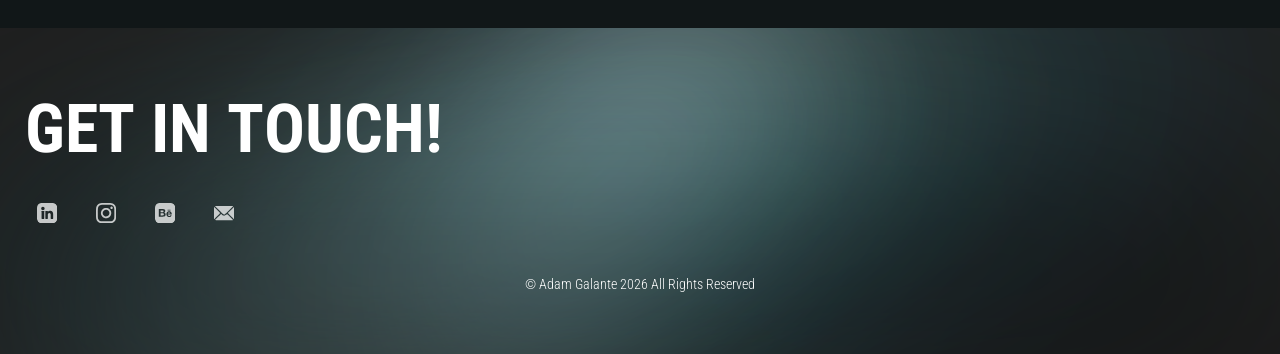
<file: projects/true-detective.html>
<!DOCTYPE html>
<html lang="en">
<head>
<meta charset="UTF-8">
<meta name="viewport" content="width=device-width, initial-scale=1.0">
<title>True Detective Title Sequence — Adam Galante</title>
<meta name="description" content="A reimagined title sequence concept for True Detective by Adam Galante.">
<link rel="stylesheet" href="../assets/css/project.css">
<link rel="stylesheet" href="../assets/css/cursor.css">
<link rel="stylesheet" href="../assets/css/true-detective.css">
</head>
<body class="td">

<nav class="site-nav" id="siteNav">
  <ul>
    <li><a href="../index.html">Home</a></li>
    <li><a href="../index.html#works">Works</a></li>
    <li><a href="../index.html#gallery">Gallery</a></li>
    <li><a href="../index.html#contact">Contact</a></li>
  </ul>
</nav>

<main>

  <div class="project-open-media">
    <img src="../assets/images/true-detective-final.png" alt="A TV displaying the True Detective title sequence: a ring dissolving into mist beside the Michelle Monaghan credit" width="2880" height="1372">
  </div>

  <div class="td-band">
    <div class="td-band-inner">
      <h1 class="td-title reveal">True Detective Title Sequence</h1>
      <hr class="td-band-rule reveal">
      <div class="td-facts">
        <div class="td-fact reveal" style="--i:1"><h3>Role</h3><p>Sole Designer</p></div>
        <div class="td-fact reveal" style="--i:2"><h3>Software</h3><p>After Effects, Cinema 4D, Figma, Procreate.</p></div>
        <div class="td-fact reveal" style="--i:3"><h3>Skills</h3><p>Motion Design, 3D Rendering, Compositing.</p></div>
        <div class="td-fact reveal" style="--i:4"><h3>Duration</h3><p>6 Weeks</p></div>
      </div>
    </div>
  </div>

  <!-- the actual title sequence -->
  <div class="td-media-inset">
    <a class="td-back reveal" href="../index.html#works">&larr; Back to Works</a>
    <div class="td-title-video reveal reveal-tall">
      <video controls preload="metadata" playsinline poster="../assets/images/true-detective-title-poster.jpg" width="1920" height="1080">
        <source src="../assets/video/true-detective-title.mp4" type="video/mp4">
      </video>
    </div>
  </div>

  <!-- ---------------- OVERVIEW ---------------- -->
  <section class="td-section td-overview">
    <div class="td-inner">
      <hr class="td-rule td-rule--top reveal">
      <div class="td-cols td-cols--overview">
        <div class="reveal">
          <h3 class="td-h3 td-h3--caps">Goal</h3>
          <p class="td-body td-teal">I set out to reimagine the title sequence for HBO’s critically acclaimed True Detective, drawing on the show’s themes and imagery to prepare the viewer before the first scene.</p>
        </div>
        <div class="reveal" style="--i:1">
          <h3 class="td-h3 td-h3--caps">Approach</h3>
          <p class="td-body td-teal">Built in 3D, the sequence captures the essence of the series through its lighting, color and setting. Shades of green accentuate the Louisiana landscape, grounding the piece in its time period while evoking decay, corruption and the sinister nature of the story.</p>
        </div>
      </div>
    </div>
  </section>

  <!-- ---------------- DESIGN PROCESS ---------------- -->
  <section class="td-section td-process">
    <div class="td-inner">
      <hr class="td-rule td-rule--top reveal">
      <h2 class="td-h2 reveal">Design Process</h2>

      <div class="td-row td-row--text-left">
        <div class="reveal">
          <p class="td-eyebrow">Step 01</p>
          <h3 class="td-h3">Sketches</h3>
          <p class="td-body td-body--lg">Quick sketches map out the core idea behind each credit, tying every actor to their character’s role in the story.</p>
        </div>
        <div class="td-shot reveal reveal-tall" style="aspect-ratio:1604/778;">
          <img src="../assets/images/true-detective-sketches.png" alt="A grid of twelve hand-drawn storyboard sketches for the True Detective title sequence: falling razor blades, a spiraling villain's-name motif, a cassette tape credit, a rotating ring, and the black cross reveal" width="1604" height="778" loading="lazy">
        </div>
      </div>

      <div class="td-row td-row--img-left">
        <div class="td-shot reveal reveal-tall" style="aspect-ratio:1604/762;">
          <img src="../assets/images/true-detective-design-board.png" alt="Twelve early design-board renders working out each sketch: rippling water, a Woody Harrelson credit card, the engagement ring, the cassette tape, bullet particles, brick wall texture, and the cross reveal" width="1604" height="762" loading="lazy">
        </div>
        <div class="reveal">
          <p class="td-eyebrow">Step 02</p>
          <h3 class="td-h3">Design Board</h3>
          <p class="td-body td-body--lg">Twelve early renders work out each sketch, settling the framing and lighting of the 3D elements.</p>
        </div>
      </div>

      <div class="td-row td-row--text-left">
        <div class="reveal">
          <p class="td-eyebrow">Step 03</p>
          <h3 class="td-h3">Style Guide</h3>
          <p class="td-body td-body--lg">Locking in the fonts and colors before production kept the process smooth and predictable.</p>
        </div>
        <div class="td-shot reveal" style="aspect-ratio:1041/586;">
          <img src="../assets/images/true-detective-style-guide.png" alt="Style guide: credit and title fonts (ITC Avant Garde Gothic, Config Variable Semi Bold), a hand-drawn spiral symbol, and the moss-green and walnut color palette" width="1041" height="586" loading="lazy">
        </div>
      </div>
    </div>
  </section>

  <!-- ---------------- FINAL LOOKS ---------------- -->
  <section class="td-section td-takeaways" style="padding-left:0;padding-right:0;">
    <hr class="td-rule td-rule--top td-takeaways-rule reveal">
    <h2 class="td-h2 reveal">Final Looks</h2>

    <div class="td-shot td-phones reveal" style="box-shadow:none;">
      <img src="../assets/images/true-detective-hero.png" alt="A grid of phone screens playing the True Detective title sequence and the HBO Max streaming card, alternating with a wooden cross" width="2880" height="854" loading="lazy">
    </div>

    <div class="td-inner">
      <div class="td-outputs">
        <div>
          <div class="td-shot td-crops reveal reveal-tall">
            <img src="../assets/images/true-detective-social-crops.png" alt="Eight vertical and square social-media crops of the title sequence, cutting between the cross reveal and a carved wooden figure with the True Detective wordmark and HBO Max streaming card" width="1249" height="784" loading="lazy">
          </div>
          <p class="td-label-row reveal"><span>9:16 Social</span><span>1:1 Social</span></p>
        </div>
        <div class="reveal">
          <p class="td-eyebrow">Outputs</p>
          <h3 class="td-h3">Final Designs</h3>
          <p class="td-body">The final designs aim for a slow, ominous feeling while carrying the show’s central themes, with careful attention to the particles, blurs and glows.</p>
          <p class="td-body">The final outputs are the 16:9 title sequence plus square and vertical social ads. It was rewarding to work beyond the main video and think about how these assets could help market the show.</p>
        </div>
      </div>

      <div class="td-shot td-final reveal reveal-tall">
        <img src="../assets/images/true-detective-final-designs.png" alt="Twelve finished title-sequence stills in sequence: razor blades and matches for Matthew McConaughey, scattered bullets for Woody Harrelson, the engagement ring for Michelle Monaghan, carved toy figures for Glen Fleshler, a bullet-casing spiral for the Director of Photography credit, brick wall texture for the Production Designer credit, and the black cross reveal ending on Nic Pizzolatto's Created By credit" width="2785" height="1204" loading="lazy">
      </div>
      <p class="td-label-row td-label-row--solo reveal"><span>16:9 Main</span></p>
    </div>
  </section>

  <!-- ---------------- WHAT I LEARNED ---------------- -->
  <section class="td-section td-learned">
    <div class="td-inner">
      <h2 class="td-h2 reveal">What I Learned</h2>
      <div class="td-cols">
        <div class="reveal">
          <h3 class="td-h3">What stood out</h3>
          <p class="td-body">Narrative-driven visuals were the most important part of this project. Compositing took up a large share of the workload and taught me the most: I learned how to bring grit to my clean 3D renders so they feel true to the first season.</p>
        </div>
        <div class="reveal" style="--i:1">
          <h3 class="td-h3">What I'd change</h3>
          <p class="td-body">Looking back, there is room to improve. Because I had to use a royalty-free song, the music feels constrained. Music is a crucial choice in a title sequence, and I would have liked it to complement the visuals with more distinction.</p>
        </div>
      </div>
    </div>
  </section>

  <section class="project-next" aria-labelledby="moreProjects">
    <div class="project-next-inner">
      <p class="project-next-eyebrow reveal">Keep exploring</p>
      <h2 class="project-next-label reveal" id="moreProjects">More Projects</h2>
      <div class="project-cards">
      <a class="project-card reveal" style="--i:0" href="five-guys-kiosk.html" aria-label="View Five Guys Kiosk project">
        <div class="project-card-thumb"><img src="../assets/images/five-guys-kiosk.jpg" alt="Five Guys ordering kiosk interface" width="1604" height="902" loading="lazy"></div>
        <div class="project-card-meta">
          <h3 class="project-card-title">Five Guys Kiosk</h3>
        </div>
      </a>
      <a class="project-card reveal" style="--i:1" href="nc-drivers-license.html" aria-label="View North Carolina Drivers License project">
        <div class="project-card-thumb"><img src="../assets/images/nc-drivers-license.jpg" alt="North Carolina digital driver's license app" width="1604" height="902" loading="lazy"></div>
        <div class="project-card-meta">
          <h3 class="project-card-title">North Carolina Drivers License</h3>
        </div>
      </a>
      <a class="project-card reveal" style="--i:2" href="motion-reel.html" aria-label="View Motion Reel project">
        <div class="project-card-thumb"><img src="../assets/images/motion-reel-thumb.jpg" alt="Motion Reel" width="1604" height="902" loading="lazy"></div>
        <div class="project-card-meta">
          <h3 class="project-card-title">Motion Reel</h3>
        </div>
      </a>
      </div>
    </div>
  </section>

</main>

<!-- ---------------- CONTACT ---------------- -->
<footer class="footer" id="contact">
  <div class="aura-layer-1"></div>
  <div class="aura-layer-2"></div>
  <div class="aura-layer-3"></div>
  <div class="aura-layer-4"></div>
  <div class="aura-layer-5"></div>
  <div class="aura-layer-6"></div>
  <div class="footer-inner">
    <h2 class="footer-reveal" aria-label="GET IN TOUCH!"><span class="word" aria-hidden="true"><span class="letter">G</span><span class="letter">E</span><span class="letter">T</span></span> <span class="word" aria-hidden="true"><span class="letter">I</span><span class="letter">N</span></span> <span class="word" aria-hidden="true"><span class="letter">T</span><span class="letter">O</span><span class="letter">U</span><span class="letter">C</span><span class="letter">H</span><span class="letter">!</span></span></h2>
    <div class="footer-icons footer-reveal" id="footerIcons">
    <a class="rail-link" href="https://www.linkedin.com/in/adam-galante/" target="_blank" rel="noopener" aria-label="LinkedIn">
      <svg viewBox="0 0 53 53" aria-hidden="true">
        <mask id="footLinkedinMask">
          <rect width="53" height="53" rx="11" fill="#fff"/>
          <path fill="#000" d="M20 14.5C20 16.9853 17.9853 19 15.5 19C13.0147 19 11 16.9853 11 14.5C11 12.0147 13.0147 10 15.5 10C17.9853 10 20 12.0147 20 14.5Z"/>
          <path fill="#000" d="M12 22C12 21.4477 12.4477 21 13 21H18C18.5523 21 19 21.4477 19 22V41C19 41.5523 18.5523 42 18 42H13C12.4477 42 12 41.5523 12 41V22Z"/>
          <path fill="#000" d="M23 21L27.5 21C28.0523 21 28.5 21.4477 28.5 22V23C30.5 20.5 34.1667 20.3333 36 20.5C41.7154 21.0195 42.6667 26.8333 42.5 30L42.5 41C42.5 41.5523 42.0523 42 41.5 42L37 42C36.4477 42 36 41.5523 36 41V30C35.8333 28.6667 34.9 26 32.5 26C30.1 26 28.6667 29 28.5 30V41C28.5 41.5523 28.0523 42 27.5 42L23 42C22.4477 42 22 41.5523 22 41V22C22 21.4477 22.4477 21 23 21Z"/>
        </mask>
        <rect width="53" height="53" rx="11" mask="url(#footLinkedinMask)"/>
      </svg>
    </a>
    <a class="rail-link" href="https://instagram.com/a.galante_design/" target="_blank" rel="noopener" aria-label="Instagram">
      <svg viewBox="0 0 52.765 52.765" aria-hidden="true"><path d="M15.5057 0.158295C18.319 0.0287808 19.216 0 26.3825 0C33.5489 0 34.4459 0.0311793 37.2569 0.158295C40.0678 0.285411 41.9865 0.733913 43.6654 1.38388C45.4234 2.04824 47.0184 3.08675 48.3375 4.42986C49.6806 5.74659 50.7167 7.33913 51.3787 9.09956C52.0311 10.7784 52.4772 12.6972 52.6067 15.5033C52.7362 18.3214 52.765 19.2184 52.765 26.3825C52.765 33.5489 52.7338 34.4459 52.6067 37.2593C52.4796 40.0654 52.0311 41.9841 51.3787 43.663C50.7167 45.4237 49.6789 47.0189 48.3375 48.3375C47.0184 49.6806 45.4234 50.7167 43.6654 51.3787C41.9865 52.0311 40.0678 52.4772 37.2617 52.6067C34.4459 52.7362 33.5489 52.765 26.3825 52.765C19.216 52.765 18.319 52.7338 15.5057 52.6067C12.6996 52.4796 10.7808 52.0311 9.10196 51.3787C7.34134 50.7166 5.74615 49.6788 4.42746 48.3375C3.08526 47.02 2.0466 45.4256 1.38388 43.6654C0.733913 41.9865 0.287809 40.0678 0.158295 37.2617C0.0287808 34.4435 0 33.5465 0 26.3825C0 19.216 0.0311793 18.319 0.158295 15.5081C0.285411 12.6972 0.733913 10.7784 1.38388 9.09956C2.04758 7.33932 3.08704 5.74494 4.42986 4.42746C5.74668 3.08555 7.34026 2.04691 9.09956 1.38388C10.7784 0.733913 12.6972 0.287809 15.5033 0.158295H15.5057ZM37.0434 4.90714C34.2613 4.78003 33.4266 4.75364 26.3825 4.75364C19.3384 4.75364 18.5037 4.78003 15.7216 4.90714C13.1481 5.02466 11.7522 5.45398 10.8216 5.81614C9.59123 6.29582 8.71102 6.86424 7.78763 7.78763C6.91232 8.63919 6.23869 9.67585 5.81614 10.8216C5.45398 11.7522 5.02466 13.1481 4.90714 15.7216C4.78003 18.5037 4.75364 19.3384 4.75364 26.3825C4.75364 33.4266 4.78003 34.2613 4.90714 37.0434C5.02466 39.6169 5.45398 41.0128 5.81614 41.9434C6.23826 43.0874 6.91221 44.1259 7.78763 44.9773C8.63907 45.8528 9.67758 46.5267 10.8216 46.9488C11.7522 47.311 13.1481 47.7403 15.7216 47.8578C18.5037 47.985 19.336 48.0113 26.3825 48.0113C33.429 48.0113 34.2613 47.985 37.0434 47.8578C39.6169 47.7403 41.0128 47.311 41.9434 46.9488C43.1737 46.4692 44.054 45.9007 44.9773 44.9773C45.8528 44.1259 46.5267 43.0874 46.9488 41.9434C47.311 41.0128 47.7403 39.6169 47.8578 37.0434C47.985 34.2613 48.0113 33.4266 48.0113 26.3825C48.0113 19.3384 47.985 18.5037 47.8578 15.7216C47.7403 13.1481 47.311 11.7522 46.9488 10.8216C46.4692 9.59123 45.9007 8.71102 44.9773 7.78763C44.1257 6.91238 43.0891 6.23876 41.9434 5.81614C41.0128 5.45398 39.6169 5.02466 37.0434 4.90714ZM23.0127 34.5155C24.8947 35.2989 26.9902 35.4046 28.9414 34.8146C30.8926 34.2246 32.5785 32.9755 33.7111 31.2806C34.8437 29.5857 35.3527 27.5502 35.1512 25.5217C34.9497 23.4932 34.0502 21.5976 32.6064 20.1586C31.6859 19.2388 30.573 18.5344 29.3477 18.0963C28.1224 17.6582 26.8152 17.4973 25.5203 17.625C24.2253 17.7527 22.9747 18.166 21.8586 18.835C20.7425 19.5041 19.7887 20.4122 19.0657 21.4942C18.3427 22.5761 17.8686 23.8049 17.6775 25.0921C17.4864 26.3792 17.5831 27.6927 17.9606 28.938C18.3381 30.1833 18.987 31.3295 19.8605 32.2939C20.7341 33.2583 21.8107 34.0171 23.0127 34.5155ZM16.7937 16.7937C18.0529 15.5344 19.5478 14.5356 21.193 13.8541C22.8383 13.1726 24.6017 12.8218 26.3825 12.8218C28.1633 12.8218 29.9267 13.1726 31.5719 13.8541C33.2172 14.5356 34.7121 15.5344 35.9713 16.7937C37.2305 18.0529 38.2294 19.5478 38.9109 21.193C39.5924 22.8383 39.9431 24.6017 39.9431 26.3825C39.9431 28.1633 39.5924 29.9267 38.9109 31.5719C38.2294 33.2172 37.2305 34.7121 35.9713 35.9713C33.4282 38.5144 29.979 39.9431 26.3825 39.9431C22.786 39.9431 19.3368 38.5144 16.7937 35.9713C14.2505 33.4282 12.8218 29.979 12.8218 26.3825C12.8218 22.786 14.2505 19.3368 16.7937 16.7937ZM42.9507 14.8413C43.2627 14.547 43.5125 14.193 43.6853 13.8004C43.8581 13.4077 43.9504 12.9844 43.9566 12.5555C43.9629 12.1266 43.883 11.7007 43.7217 11.3032C43.5605 10.9057 43.3211 10.5446 43.0178 10.2413C42.7144 9.93797 42.3533 9.69858 41.9558 9.53731C41.5583 9.37604 41.1325 9.29617 40.7035 9.30242C40.2746 9.30868 39.8513 9.40093 39.4587 9.57372C39.066 9.7465 38.7121 9.99631 38.4177 10.3084C37.8452 10.9152 37.5318 11.7213 37.544 12.5555C37.5561 13.3897 37.8929 14.1863 38.4828 14.7762C39.0728 15.3661 39.8694 15.7029 40.7035 15.7151C41.5377 15.7272 42.3438 15.4138 42.9507 14.8413Z"/></svg>
    </a>
    <a class="rail-link" href="https://www.behance.net/adamgalante/projects" target="_blank" rel="noopener" aria-label="Behance">
      <svg viewBox="0 0 53 53" aria-hidden="true">
        <mask id="footBehanceMask">
          <rect width="53" height="53" rx="11" fill="#fff"/>
          <path fill="#000" d="M20.1652 16C21.1721 16 22.1023 16.0717 22.9558 16.2866C23.8093 16.4299 24.5093 16.7255 25.1327 17.0837C25.756 17.442 26.2163 17.9525 26.5328 18.6064C26.8396 19.2602 27.0027 20.0573 27.0027 20.9261C27.0027 21.9382 26.7725 22.807 26.2259 23.4608C25.756 24.1146 24.9888 24.6968 24.049 25.1267C25.3724 25.485 26.3793 26.1388 26.9931 27.0076C27.6068 27.8764 28 28.9601 28 30.1961C28 31.2082 27.7698 32.077 27.3767 32.8025C26.9931 33.528 26.3697 34.1818 25.6697 34.6117C24.9696 35.0506 24.1161 35.4089 23.1859 35.6238C22.2557 35.8388 21.3255 35.9821 20.3953 35.9821L10 36V16H20.1652ZM19.5418 24.1146C20.3953 24.1146 21.0954 23.8997 21.6324 23.5325C22.1694 23.1652 22.4092 22.5204 22.4092 21.7232C22.4092 21.2844 22.3324 20.8545 22.179 20.5678C22.0256 20.2812 21.7954 20.0573 21.479 19.8424C21.1721 19.6991 20.8556 19.5558 20.472 19.4841C20.0884 19.4124 19.6953 19.4124 19.235 19.4124H14.7373V24.1236C14.7373 24.1146 19.5418 24.1146 19.5418 24.1146ZM19.772 32.6682C20.2419 32.6682 20.7022 32.5965 21.0954 32.5249C21.479 32.4532 21.8721 32.3099 22.179 32.086C22.4859 31.8621 22.7256 31.6471 22.9558 31.2888C23.1092 30.9306 23.2627 30.4917 23.2627 29.9812C23.2627 28.9691 22.9558 28.2436 22.3324 27.7331C21.7091 27.2942 20.8556 27.0793 19.8487 27.0793H14.7373V32.6592H19.772V32.6682Z"/>
          <path fill="#000" d="M34.7331 33.1199C35.2997 33.6984 36.1452 33.9831 37.2696 33.9831C38.0454 33.9831 38.7514 33.7696 39.318 33.4047C39.8846 32.9686 40.2332 32.5415 40.3727 32.1054H43.8245C43.2579 33.8319 42.4124 35.06 41.2879 35.852C40.1635 36.5728 38.8212 37 37.1999 37C36.0754 37 35.0818 36.7864 34.1665 36.4215C33.2513 36.0656 32.5452 35.5583 31.9089 34.8375C31.2726 34.1878 30.7845 33.3958 30.4968 32.4614C30.1482 31.5269 30 30.5213 30 29.3644C30 28.2876 30.1395 27.2731 30.4968 26.3386C30.8542 25.4042 31.3423 24.6122 31.9787 23.8913C32.615 23.2417 33.3907 22.6632 34.2362 22.3073C35.1515 21.9513 36.0667 21.7288 37.1999 21.7288C38.4028 21.7288 39.4575 21.9424 40.3727 22.4496C41.2879 22.9569 41.994 23.5265 42.5606 24.3897C43.1271 25.1817 43.5455 26.1162 43.8332 27.1218C43.9726 28.1274 44.0424 29.1419 43.9726 30.2899H33.7481C33.7481 31.4646 34.1665 32.5415 34.7331 33.1199ZM39.1785 25.5555C38.6817 25.0482 37.9059 24.7635 36.9907 24.7635C36.3544 24.7635 35.8662 24.9059 35.4391 25.1194C35.012 25.333 34.7331 25.6267 34.4542 25.9115C34.1752 26.1963 34.027 26.5611 33.9573 26.9171C33.8876 27.2731 33.8179 27.5667 33.8179 27.8515H40.1635C40.024 26.7836 39.6667 26.0628 39.1785 25.5555ZM32.9723 18H40.8695V19.94H32.9723V18Z"/>
        </mask>
        <rect width="53" height="53" rx="11" mask="url(#footBehanceMask)"/>
      </svg>
    </a>
    <a class="rail-link" href="mailto:adamtgalante@gmail.com" aria-label="Email">
      <svg viewBox="0 0 512 512" aria-hidden="true">
        <path d="M42.9307 76.1017C52.4409 75.7467 63.1004 75.986 72.6929 75.9872L125.579 75.988L286.958 75.9895L408.538 75.9887L447.865 75.985C455.183 75.9842 462.693 75.861 469.99 76.1682C475.785 76.4122 480.82 78.3085 486.133 80.4097C481.88 85.148 476.305 90.4307 471.718 94.9937L446.905 119.656L372.063 194.086C372.053 194.098 372.04 194.11 372.03 194.122L314.04 251.867L296.778 269.047C292.008 273.79 285.89 280.21 280.295 283.852C273.198 288.532 264.883 291.03 256.38 291.032C242.261 290.997 231.59 285.515 221.817 275.692C216.535 270.385 211.16 265.067 205.849 259.785L164.563 218.72L25.7109 80.4522C32.9372 77.708 34.8559 76.6852 42.9307 76.1017Z"/>
        <path d="M180.603 277.607C182.464 278.097 184.319 280.587 185.735 281.937C192.951 288.817 199.874 296.752 207.44 303.21C211.789 306.917 216.546 310.117 221.619 312.747C250.173 327.437 284.913 322.3 307.995 299.975C310.955 297.145 329.215 278.297 330.955 277.745C333.553 279.025 357.043 303.115 360.495 306.547L442.173 387.66L470.745 416.025C474.81 420.06 482.685 427.467 486.153 431.62C481.73 433.145 478.705 434.855 473.733 435.505C468.438 436.2 463.615 436.085 458.303 436.085L439.663 436.075L374.875 436.082L158.096 436.08L79.0947 436.082L55.9472 436.1C48.1654 436.105 39.6607 436.512 32.2084 434.022C29.9937 433.282 27.9989 432.305 25.7012 431.74C31.7609 424.707 42.0352 415.067 48.9302 408.22L92.5284 365.04L149.474 308.407C159.291 298.627 170.53 286.88 180.603 277.607Z"/>
        <path d="M507.648 101.774C508.428 104.159 509.33 106.197 510.06 108.648C510.73 110.899 511.205 113.772 512 115.869V396.157C511.44 397.36 510.6 401.562 510.115 403.157C509.343 405.705 508.498 407.81 507.585 410.297C503.763 406.89 498.968 401.852 495.228 398.142L472.365 375.445L399.525 302.992L365.588 269.352C363.815 267.592 353.56 257.632 352.6 256.027C353.193 254.365 388.278 219.975 391.938 216.352L451.793 156.982L486.965 121.959C493.105 115.841 501.248 107.266 507.648 101.774Z"/>
        <path d="M4.3515 101.795C7.96962 104.76 14.7422 111.883 18.2983 115.421L44.752 141.736L131.699 228.075C135.197 231.549 158.034 253.54 159.23 255.867C157.724 258.85 134.231 281.367 130.551 285.02L44.5825 370.445L17.6453 397.2C13.9813 400.835 7.53845 406.802 4.39967 410.41C3.55727 408.275 2.87313 406.452 2.17652 404.297C1.6931 402.8 0.571057 397.532 0 396.677V115.275C0.749385 113.866 1.36678 110.509 1.90038 108.761C2.65393 106.293 3.45958 104.206 4.3515 101.795Z"/>
      </svg>
    </a>
    </div>
    <p class="footer-copy">© Adam Galante 2026 All Rights Reserved</p>
  </div>
</footer>

<script>
/* randomize the aurora — each of the 6 layers (in both the hero and
   the footer, which reuse the same classes/keyframes) gets a random
   negative animation-delay so they start mid-loop at a different point
   every page load, instead of always breathing through the exact same
   cycle in the exact same phase relationship. Skipped under
   reduced-motion, where the aura animation is disabled entirely. */
(function(){
  if(window.matchMedia('(prefers-reduced-motion: reduce)').matches) return;
  var durations = {1:11, 2:13, 3:10, 4:15, 5:12, 6:14};
  Object.keys(durations).forEach(function(n){
    var dur = durations[n];
    document.querySelectorAll('.aura-layer-' + n).forEach(function(el){
      el.style.animationDelay = (-(Math.random() * dur)).toFixed(2) + 's';
    });
  });
})();

/* footer reveal — plays the hero wordmark's exact entrance (same keyframes,
   easing, 3.4s timeline and heading -> icons -> copyright cadence as the
   hero; see .footer-reveal in the CSS) once the footer scrolls into view,
   and re-arms when it has fully left the screen so it plays again on the
   next visit. */
(function(){
  var footer = document.getElementById('contact');
  if(!footer) return;
  var els = Array.prototype.slice.call(footer.querySelectorAll('.footer-reveal'));
  if(!els.length) return;
  var rail = document.getElementById('rail');
  function set(on){
    els.forEach(function(el){ el.classList.toggle('is-in', on); });
  }
  if(!('IntersectionObserver' in window)){ set(true); return; }
  /* the hero's fixed social rail is retired by the scroll script a frame
     later, which showed it flashing over the footer for a moment when the
     page jumped straight down (the Contact link); this hides it the
     instant the footer appears. */
  new IntersectionObserver(function(entries){
    entries.forEach(function(en){
      if(rail) rail.classList.toggle('is-retired', en.isIntersecting);
    });
  }, { threshold:[0] }).observe(footer);
  new IntersectionObserver(function(entries){
    entries.forEach(function(en){
      if(en.intersectionRatio >= .25) set(true);
    });
  }, { threshold:[0, .25] }).observe(footer);
})();

/* rail icon hover field — hovered icon scales 1.4, its immediate neighbor scales 1.2 */
['footerIcons'].forEach(function(id){
  var group = document.getElementById(id);
  if(!group) return;
  var links = Array.prototype.slice.call(group.querySelectorAll('.rail-link'));

  function clear(){
    links.forEach(function(l){ l.classList.remove('is-hovered','is-neighbor'); });
  }

  links.forEach(function(link, i){
    link.addEventListener('mouseenter', function(){
      clear();
      link.classList.add('is-hovered');
      if(links[i-1]) links[i-1].classList.add('is-neighbor');
      if(links[i+1]) links[i+1].classList.add('is-neighbor');
    });
    link.addEventListener('mouseleave', clear);
  });
});

/* wordmark letter blur — each letter in "ADAM GALANTE" gaussian-blurs by
   how close the cursor sits to it, then LINGERS: blur ramps up fast as
   the cursor arrives but decays slowly once it leaves, so a letter just
   passed over keeps softly blurred for a beat instead of snapping back
   to sharp — reads as a trail following the cursor through the word.
   Fine pointers only, skipped under reduced-motion (it's a continuous
   filter change driven by every mouse move + its own decay loop). */
(function(){
  if(!window.matchMedia('(pointer:fine)').matches) return;
  if(window.matchMedia('(prefers-reduced-motion:reduce)').matches) return;
  /* re-queried each frame: the hero role swaps its text (and so its
     letter spans) every few seconds */
  function getLetters(){
    return Array.prototype.slice.call(document.querySelectorAll('.footer h2 .letter'));
  }

  var MAX_BLUR = 24;   // px, directly under the cursor
  var RADIUS   = 140;  // px falloff — sharp again past this distance
  var ATTACK   = 0.32; // how fast a letter blurs in as the cursor nears
  var DECAY    = 0.022; // how slowly it lingers back to sharp — the trail

  var mouseX = -9999, mouseY = -9999;
  var rafId = null;

  function tick(){
    var stillMoving = false;
    getLetters().forEach(function(el){
      var r = el.getBoundingClientRect();
      var cx = r.left + r.width / 2;
      var cy = r.top + r.height / 2;
      var dx = mouseX - cx, dy = mouseY - cy;
      var dist = Math.sqrt(dx * dx + dy * dy);
      var t = Math.max(0, 1 - dist / RADIUS);
      var target = MAX_BLUR * t * t;      // quadratic falloff — soft gaussian-like curve
      var cur = el._blur || 0;
      cur += (target - cur) * (target > cur ? ATTACK : DECAY);
      if(Math.abs(cur) < 0.03) cur = 0;
      el._blur = cur;
      el.style.filter = cur > 0.03 ? 'blur(' + cur.toFixed(2) + 'px)' : '';
      if(cur > 0.03) stillMoving = true;
    });
    rafId = stillMoving ? window.requestAnimationFrame(tick) : null;
  }

  window.addEventListener('mousemove', function(e){
    mouseX = e.clientX;
    mouseY = e.clientY;
    if(rafId == null) rafId = window.requestAnimationFrame(tick);
  }, {passive:true});
})();

</script>
<script src="../assets/js/project.js"></script>
<script src="../assets/js/cursor.js"></script>
</body>
</html>
</file>
<file: assets/css/project.css>
/* Roboto Condensed, self-hosted (no external requests, works offline) */
@font-face{
  font-family:"Roboto Condensed";font-style:normal;font-weight:300;font-display:swap;
  src:url("../fonts/roboto-condensed-latin-300-normal.woff2") format("woff2");
}
@font-face{
  font-family:"Roboto Condensed";font-style:normal;font-weight:400;font-display:swap;
  src:url("../fonts/roboto-condensed-latin-400-normal.woff2") format("woff2");
}
@font-face{
  font-family:"Roboto Condensed";font-style:italic;font-weight:400;font-display:swap;
  src:url("../fonts/roboto-condensed-latin-400-italic.woff2") format("woff2");
}
@font-face{
  font-family:"Roboto Condensed";font-style:normal;font-weight:500;font-display:swap;
  src:url("../fonts/roboto-condensed-latin-500-normal.woff2") format("woff2");
}

/* ============================================================
   Adam Galante — Portfolio V2 — PROJECT PAGES

   Rebuilt from two Figma case-study frames: the full-bleed
   image-into-dark-title-band "opening" from the "Five Guys Case
   Study" frame, and the numbered, alternating light/dark section
   rhythm ("01 — THE CHALLENGE", hairlines, two-column problem /
   response, a closing "next project" link) from the
   "Five Guys — Portfolio Case Study / Desktop" frame. Typography
   and color stay on the homepage's own tokens (--ink/--white/
   --footer-base, Roboto Condensed) rather than the Figma file's,
   so these read as part of the same site instead of a pasted-in
   template. Reserves the homepage's italic wordmark treatment for
   the homepage alone — these use the same bold condensed upright
   style the rest of the site already uses for work-title/work-year.
   ============================================================ */

:root{
  --canvas:1440px;
  --gutter:24px;
  --content:1392px;
  --black:#000000;
  --white:#ffffff;
  --ink:#000000;
  --footer-base:#1f1f1f;
}

*{box-sizing:border-box;}
html{
  scroll-behavior:smooth;
  /* clip, not hidden — hidden would make <html> a scroll container.
     A safety net against any full-bleed element (the hero image, the
     title band) running a fraction past the viewport edge, the same
     way the homepage guards against it. */
  overflow-x:clip;
  /* the page background is white, but every project page opens on a
     dark hero and closes on the dark footer — rubber-band overscroll
     past either edge would flash that white straight against them,
     so bounce is disabled outright, same as the homepage. */
  overscroll-behavior-y:none;
}
body{
  margin:0;
  background:var(--white);
  color:var(--ink);
  font-family:"Roboto Condensed","Arial Narrow",Arial,sans-serif;
  font-weight:400;
  -webkit-font-smoothing:antialiased;
  overscroll-behavior-y:none;
  overflow-x:clip;
}
img{display:block;max-width:100%;}
a{color:inherit;text-decoration:none;}

/* ============================================================
   NAV — same fixed nav as the homepage. A frosted backdrop keeps
   it legible over the full-bleed opening image, whatever's in it,
   without needing to invert per-page.
   ============================================================ */
/* no backdrop anymore — mix-blend-mode:difference inverts the nav
   against whatever's actually behind it (light or dark sections
   alike), so it stays legible without a frosted white bar sitting
   on top of every page's hero image. White is the base color on
   purpose: differenced against a white section that reads black,
   against a dark section that reads white, against a color it
   reads as that color's inverse. */
.site-nav{
  position:fixed;
  top:0;left:0;right:0;
  z-index:120;
  display:flex;
  justify-content:flex-end;
  padding:33px var(--gutter) 22px;
  mix-blend-mode:difference;
}
.site-nav ul{
  display:flex;
  gap:38px;
  list-style:none;
  margin:0;padding:0;
}
.site-nav a{
  display:block;
  font-size:16px;
  font-weight:500;
  line-height:1;
  text-transform:uppercase;
  color:var(--white);
  padding-bottom:6px;
  border-bottom:1px solid currentColor;
  transition:opacity .2s ease;
}
.site-nav a:hover{opacity:.65;}

/* ============================================================
   OPENING — full-bleed hero image straight into a dark title +
   facts band, no gutter, no gap between them. Borrowed from the
   "Five Guys Case Study" frame's opening treatment.
   ============================================================ */
.project-open-media{
  position:relative;
  width:100%;
  aspect-ratio:1604 / 902;
  overflow:hidden;
  background:#d8d8d8;
}
.project-open-media img{width:100%;height:100%;object-fit:cover;}

.project-open-band{
  width:100%;
  background:var(--footer-base);
  color:var(--white);
  padding:56px var(--gutter) 48px;
}
.project-open-inner{
  max-width:var(--content);
  margin:0 auto;
}
.project-title{
  margin:0 0 40px;
  font-size:clamp(40px,6.4vw,92px);
  font-weight:500;
  text-transform:uppercase;
  letter-spacing:-.02em;
  line-height:1.02;
}
.project-facts{
  display:grid;
  grid-template-columns:repeat(4,1fr);
  gap:24px 32px;
  padding-top:28px;
  border-top:1px solid rgba(255,255,255,.18);
}
.project-fact h3{
  margin:0 0 8px;
  font-size:13px;
  font-weight:500;
  text-transform:uppercase;
  letter-spacing:.06em;
  opacity:.55;
}
.project-fact p{
  margin:0;
  font-size:17px;
  font-weight:400;
  line-height:1.4;
}

/* ============================================================
   SECTIONS — numbered label, big headline, hairline rule,
   alternating white / dark backgrounds for the same editorial
   rhythm the site already has (dark hero, white cards, dark
   footer) rather than one flat page.
   ============================================================ */
.project-section{
  padding:96px var(--gutter);
}
.project-section--dark{
  background:var(--footer-base);
  color:var(--white);
}
.project-section-inner{
  max-width:var(--content);
  margin:0 auto;
}
.project-label{
  display:block;
  margin-bottom:24px;
  font-size:13px;
  font-weight:500;
  text-transform:uppercase;
  letter-spacing:.06em;
  opacity:.55;
}
.project-heading{
  margin:0 0 48px;
  font-size:clamp(28px,3.4vw,48px);
  font-weight:500;
  text-transform:uppercase;
  letter-spacing:-.01em;
  line-height:1.12;
  max-width:20ch;
}
.project-lede{
  margin:0 0 48px;
  font-size:clamp(16px,1.3vw,19px);
  font-weight:300;
  line-height:1.6;
  max-width:62ch;
}
.project-twocol{
  display:grid;
  grid-template-columns:1fr 1fr;
  gap:64px;
}
.project-twocol h3{
  margin:0 0 16px;
  font-size:clamp(19px,1.6vw,24px);
  font-weight:500;
  letter-spacing:-.01em;
  line-height:1.25;
}
.project-twocol p{
  margin:0;
  font-size:16px;
  font-weight:300;
  line-height:1.65;
}

.project-media{
  position:relative;
  aspect-ratio:1604 / 902;
  overflow:hidden;
  background:#d8d8d8;
  margin-bottom:48px;
}
.project-media img{width:100%;height:100%;object-fit:cover;}

/* a secondary, wider supporting image inside a two-column section
   (e.g. a full UI-flow strip under the Approach copy) */
.project-media--wide{
  aspect-ratio:2777 / 894;
  margin-top:48px;
  margin-bottom:0;
}
.project-media--dark{background:#141414;}

.project-back{
  display:inline-flex;
  align-items:center;
  gap:8px;
  font-size:15px;
  font-weight:500;
  opacity:.6;
  transition:opacity .2s ease;
}
.project-back:hover{opacity:1;}

/* ---- next project: the other case studies, as a row of cards ---- */
.project-next{
  display:block;
  padding:48px var(--gutter) 120px;
  background:var(--footer-base);
  color:var(--white);
  border-top:1px solid rgba(255,255,255,.14);
}
.project-next-inner{
  max-width:var(--content);
  margin:0 auto;
}
.project-next-eyebrow{
  margin:0 0 12px;
  font-size:16px;
  font-weight:500;
  text-transform:uppercase;
  letter-spacing:.02em;
  color:#D7D4CC;
}
.project-next-label{
  margin:0 0 clamp(28px,3vw,44px);
  font-size:clamp(40px,4.44vw,64px);
  font-weight:500;
  line-height:.72;
}
.project-cards{
  display:grid;
  grid-template-columns:repeat(3,minmax(0,1fr));
  gap:clamp(16px,2vw,32px);
}
.project-card{display:block;position:relative;color:var(--white);}
.project-card-thumb{
  position:relative;
  aspect-ratio:16/9;
  overflow:hidden;
  border-radius:2px;
  background:#1c1c1c;
}
.project-card-thumb img{
  display:block;
  width:100%;height:100%;
  object-fit:cover;
  transition:transform .6s cubic-bezier(.16,.84,.44,1);
}
/* black gradient that supports the title once it appears on hover */
.project-card-thumb::after{
  content:"";
  position:absolute;inset:0;
  background:linear-gradient(to top, rgba(0,0,0,.82) 0%, rgba(0,0,0,.45) 32%, rgba(0,0,0,0) 62%);
  opacity:0;
  transition:opacity .4s ease;
  pointer-events:none;
}
.project-card:hover .project-card-thumb img{transform:scale(1.04);}
.project-card:hover .project-card-thumb::after,
.project-card:focus-visible .project-card-thumb::after{opacity:1;}
/* the name lives on the image — hidden until hover, like the homepage cards */
.project-card-meta{
  position:absolute;
  left:0;right:0;bottom:0;
  padding:0 20px 18px;
  opacity:0;
  transform:translateY(8px);
  transition:opacity .4s ease, transform .4s ease;
  pointer-events:none;
}
.project-card:hover .project-card-meta,
.project-card:focus-visible .project-card-meta{opacity:1;transform:none;}
@media (hover:none){
  .project-card-thumb::after{opacity:1;}
  .project-card-meta{opacity:1;transform:none;}
}
.project-card-title{
  margin:0;
  font-size:clamp(18px,1.7vw,24px);
  font-weight:500;
  line-height:1.2;
}
.project-card-title::after{content:" \2197";opacity:.7;}
@media (max-width:900px){
  .project-next{padding:40px var(--gutter) 72px;}
  .project-cards{grid-template-columns:1fr;gap:32px;}
}

/* ============================================================
   FOOTER — identical to the homepage's
   ============================================================ */
.footer{
  position:relative;
  overflow:hidden;
  min-height:358px;
  background:var(--footer-base);
  color:var(--white);
}
.footer::before{
  content:"";
  position:absolute;
  inset:0;
  background:
    radial-gradient(60% 200% at 38% 22%,
      rgba(45,55,175,.72) 0%, rgba(21,26,90,.34) 45%, rgba(0,0,0,0) 78%),
    radial-gradient(52% 170% at -5% 0%,
      rgba(52,64,196,.85) 0%, rgba(24,29,102,.40) 45%, rgba(0,0,0,0) 80%);
}
.footer-inner{
  position:relative;
  max-width:var(--canvas);
  margin:0 auto;
  padding:31px 44px 27px;
}
.footer h2{
  margin:0 0 29px;
  font-size:clamp(28px,2.78vw,40px);
  font-weight:500;
  letter-spacing:-.03em;
  line-height:1.175;
}
.footer-cols{
  display:flex;
  gap:0;
  margin-bottom:57px;
}
.footer-col{width:217px;}
.footer-col:last-child{width:auto;}
.footer-col h3{
  margin:0 0 10px;
  font-size:clamp(22px,2.22vw,32px);
  font-weight:400;
  line-height:1.19;
}
.footer-col ul{list-style:none;margin:0;padding:0;}
.footer-col li{
  font-size:20px;
  font-weight:300;
  line-height:35px;
}
.footer-col a{transition:opacity .2s ease;}
.footer-col a:hover{opacity:.65;}
.footer-copy{
  margin:0;
  text-align:center;
  font-size:20px;
  font-weight:400;
  line-height:1.15;
}

/* calm fade-up on load for the hero image only — the dark band
   underneath it (.project-open-band) doesn't animate itself, it's
   just the static container; its title and facts use the same
   scroll-reveal .reveal system as the rest of the page instead (see
   project.js), so they're consistent with everything below them
   rather than a one-off page-load animation. */
.project-open-media{
  opacity:0;
  animation:projectIn .7s cubic-bezier(.16,.84,.44,1) forwards;
}
@keyframes projectIn{
  from{opacity:0;transform:translateY(18px);}
  to{opacity:1;transform:translateY(0);}
}
@media (prefers-reduced-motion:reduce){
  .project-open-media{animation:none;opacity:1;}
}

/* the title fires first, the four facts ripple in just after it —
   same --i stagger trick as the mosaic grids further down the page */
.project-facts .reveal{transition-delay:calc(var(--i,0) * 80ms);}

@media (max-width:900px){
  .site-nav{padding:20px 16px 14px;}
  .site-nav ul{gap:20px;}
  .site-nav a{font-size:12px;padding-bottom:4px;}
  .project-open-band{padding:36px 16px 32px;}
  .project-title{margin-bottom:28px;}
  .project-facts{grid-template-columns:1fr 1fr;gap:22px 20px;}
  .project-section{padding:64px 16px;}
  .project-twocol{grid-template-columns:1fr;gap:36px;}
  .project-next{padding:40px 16px 72px;}
  .footer-inner{padding:28px 20px 24px;}
  .footer-cols{flex-wrap:wrap;gap:32px;margin-bottom:36px;}
  .footer-col,.footer-col:last-child{width:auto;}
  .footer-col li{font-size:17px;line-height:30px;}
  .footer-copy{font-size:16px;}
}

/* ============================================================
   SCROLL REVEAL — blur/fade/translate-up on scroll, the same
   visual language as the homepage's hero entrance and work-card
   reveal (blur(18px)->0, opacity 0->1, a lift on the way in, the
   same cubic-bezier(.16,.84,.44,1) already used for image hovers
   on this page). Toggled by a tiny IntersectionObserver in
   project.js — .reveal is the resting (hidden) state, .is-visible
   is added once an element is ~15% into the viewport and never
   removed, so nothing replays on scroll-back.
   ============================================================ */
.reveal{
  opacity:0;
  filter:blur(18px);
  translate:0 40px;
  transition:opacity .9s cubic-bezier(.16,.84,.44,1),
             filter .9s cubic-bezier(.16,.84,.44,1),
             translate .9s cubic-bezier(.16,.84,.44,1);
  will-change:opacity,filter,translate;
}
.reveal.is-visible{opacity:1;filter:blur(0);translate:0 0;}
@media (prefers-reduced-motion:reduce){
  .reveal{opacity:1;filter:none;translate:none;transition:none;}
}

/* ============================================================
   TRUE DETECTIVE — the title sequence video itself, right where
   the CSS-built cross title card used to stand in for it. Inset to
   the same content column as every other section (left/right 24px
   gutter, 1392px wide) rather than running full-bleed, matching the
   Figma frame's own framing.
   ============================================================ */
.td-media-inset{
  max-width:var(--content);
  margin:0 auto 96px;
  padding:0 var(--gutter);
}
.td-title-video{
  position:relative;
  width:100%;
  aspect-ratio:16 / 9;
  overflow:hidden;
  background:#000;
}
.td-title-video video{
  display:block;
  width:100%;
  height:100%;
  object-fit:cover;
}

/* ============================================================
   MOSAIC GRID — the sketches / design board / final-designs
   tiles from the Figma frame. Real photography for these isn't
   in the repo yet (see the reply), so each tile is a clearly
   marked placeholder in the exact grid rhythm the frame uses,
   ready to swap for real images one-for-one.
   ============================================================ */
.td-grid{
  display:grid;
  grid-template-columns:repeat(4,1fr);
  gap:16px;
  margin-top:8px;
}
.td-grid--3{grid-template-columns:repeat(3,1fr);}
.td-grid--2{grid-template-columns:repeat(2,1fr);margin-top:32px;max-width:600px;}
.td-tile{
  aspect-ratio:191 / 107;
  background:#f0f0f0;
  border:1px dashed rgba(0,0,0,.2);
  display:flex;
  align-items:center;
  justify-content:center;
  padding:10px;
  text-align:center;
  font-size:11px;
  line-height:1.4;
  letter-spacing:.02em;
  color:rgba(0,0,0,.45);
}
.td-tile--dark{
  background:#1a1a1a;
  border-color:rgba(255,255,255,.22);
  color:rgba(255,255,255,.4);
}
.td-section-sub{
  margin:56px 0 16px;
  font-size:clamp(20px,1.8vw,32px);
  font-weight:500;
}
.td-section-sub:first-child{margin-top:0;}

/* staggered wave: each grid tile carries its own index via --i so
   the reveal ripples across the grid instead of popping in as one
   block — set inline per tile (style="--i:3"), read here */
.td-grid .reveal{transition-delay:calc(var(--i,0) * 55ms);}

.td-deck-link{
  display:inline-flex;
  align-items:center;
  gap:6px;
  margin-top:40px;
  font-size:18px;
  font-weight:400;
  text-decoration:underline;
  text-underline-offset:3px;
  opacity:.85;
  transition:opacity .2s ease;
}
.td-deck-link:hover{opacity:1;}

@media (max-width:900px){
  .td-cross{aspect-ratio:1/1;}
  .td-cross-title span{font-size:clamp(16px,6vw,32px);}
  .td-grid{grid-template-columns:repeat(2,1fr);}
  .td-grid--3{grid-template-columns:repeat(2,1fr);}
  .td-grid--2{grid-template-columns:repeat(2,1fr);max-width:none;}
}
</file>
<file: assets/css/cursor.css>
/* Custom cursor — shared with the homepage (copied verbatim from index.html so
   every page behaves the same). Fine pointers only. */
@media (pointer:fine){
  /* body{cursor:none} alone leaves the browser's own default cursor
     showing over links and buttons — the UA stylesheet sets cursor:pointer
     directly on those elements, which wins over an inherited cursor:none
     from an ancestor since a direct rule always beats an inherited one.
     *{cursor:none} closes that gap for every element, clickable or not. */
  *{cursor:none;}
  .cursor-dot{
    position:fixed;
    top:0;left:0;
    width:27.54px;height:27.54px;
    border-radius:50%;
    /* white, not black — difference blend against black does nothing,
       since |backdrop - 0| = backdrop; white is what actually inverts.
       Hovering something clickable shifts this to a set color instead
       (see the keyframes below) — the difference blend still applies,
       so it inverts against the backdrop starting from #65878A rather
       than from white. */
    background:#fff;
    mix-blend-mode:difference;
    pointer-events:none;
    z-index:9999;
    transform:translate(-50%,-50%);
    will-change:transform;
    opacity:0;               /* hidden until the first real mousemove */
    transition:opacity .2s ease;
  }
  .cursor-dot.is-visible{opacity:1;}
  /* the circle-to-square morph doesn't move in a straight line between
     the two border-radius values — it passes through a few lopsided,
     dripping shapes on the way (each corner pulled to its own radius,
     via the slash splitting horizontal/vertical radii per corner), like
     the shape is briefly ink before it sets into a clean square, while
     the size and color ease along the same timeline. forwards holds the
     end shape until the class is swapped; leaving the same way back out
     (see .is-uninking) keeps it symmetrical rather than just snapping
     back.

     Also drops the difference blend mode for as long as it's hovering —
     the dot then just sits on top in its own flat #65878A instead of
     inverting whatever's under it, which is the point of a set hover
     color in the first place (differenced, it wouldn't reliably still
     read as that color against every backdrop). Blend mode isn't part
     of the keyframes since there's nothing to ease between — it's back
     to inverting the instant .is-uninking (or nothing) applies. */
  .cursor-dot.is-clickable{
    animation:cursorInkToSquare .16s cubic-bezier(.45,0,.2,1) forwards;
    mix-blend-mode:normal;
  }
  .cursor-dot.is-uninking{
    animation:cursorInkToCircle .16s cubic-bezier(.45,0,.2,1) forwards;
  }
  /* width/height (not transform) carry the size change — transform is
     already owned every frame by the mousemove handler's position
     tracking, and translate(-50%,-50%) re-centers on whatever the
     element's current size is, so shrinking width/height here stays
     centered on the pointer without fighting that inline style. Five
     stops instead of four (an extra one at each end) give the blend —
     shape, size and color together — more of the path to ease along
     rather than jumping between a couple of waypoints. */
  @keyframes cursorInkToSquare{
    0%  {border-radius:50%; width:27.54px; height:27.54px; background:#ffffff;}
    25% {border-radius:58% 42% 62% 38% / 55% 60% 40% 45%; width:26.2px; height:26.2px; background:#b8c8ca;}
    50% {border-radius:35% 65% 45% 55% / 65% 40% 60% 35%; width:24.8px; height:24.8px; background:#8aa4a6;}
    75% {border-radius:15% 85% 25% 75% / 80% 15% 85% 20%; width:23.5px; height:23.5px; background:#70898c;}
    100%{border-radius:0; width:22.95px; height:22.95px; background:#65878A;}
  }
  @keyframes cursorInkToCircle{
    0%  {border-radius:0; width:22.95px; height:22.95px; background:#65878A;}
    25% {border-radius:20% 80% 30% 70% / 75% 20% 80% 25%; width:23.8px; height:23.8px; background:#70898c;}
    50% {border-radius:45% 55% 55% 45% / 60% 35% 65% 40%; width:25.2px; height:25.2px; background:#8aa4a6;}
    75% {border-radius:65% 35% 70% 30% / 40% 65% 35% 60%; width:26.5px; height:26.5px; background:#b8c8ca;}
    100%{border-radius:50%; width:27.54px; height:27.54px; background:#ffffff;}
  }
}
</file>
<file: assets/css/true-detective.css>
@font-face{font-family:"Roboto Condensed";font-style:normal;font-weight:700;font-display:swap;src:url("../fonts/roboto-condensed-latin-700-normal.woff2") format("woff2");}

/* ============================================================
   TRUE DETECTIVE case study — rebuilt from the Figma/Design-canvas
   layout. Scoped to body.td so nothing here touches the other
   project pages that share project.css. Dark #1A2223 page, moss
   (#8FA574) eyebrow tags, teal (#9DBCBF) secondary copy, hairline
   dividers. Sizes are the 1440 canvas values, expressed as clamp()s
   so the layout scales down instead of breaking.
   ============================================================ */
body.td{
  --td-bg:#1A2223;
  --td-band:#111718;
  --td-teal:#9DBCBF;
  --td-moss:#D7D4CC;
  --td-line:rgba(255,255,255,.14);
  background:var(--td-bg);
  color:#fff;
}
.td .project-open-media{aspect-ratio:2880/1372;}

/* ---- title + facts band ---- */
.td-band{
  background:#0C0F0F;
  padding:clamp(18px,1.5vw,22px) var(--gutter) clamp(36px,3.9vw,56px);
  position:relative;
  overflow:hidden;
}
.td-band-rule{border:0;border-top:1px solid rgba(255,255,255,.14);margin:0 0 clamp(20px,2.4vw,34px);}
.td-band-inner{position:relative;z-index:1;max-width:var(--content);margin:0 auto;}
.td-title{
  margin:0 0 clamp(14px,2vw,28px);
  font-size:clamp(34px,5.83vw,84px);
  font-weight:500;
  text-transform:uppercase;
  line-height:normal;
}
.td-facts{
  display:grid;
  grid-template-columns:1fr 1fr 1fr 1fr;
  gap:24px 32px;
}
.td-fact h3{
  margin:0 0 9px;
  font-size:clamp(22px,2.22vw,32px);
  font-weight:700;
  line-height:normal;
  color:#fff;
}
.td-fact p{
  margin:0;
  max-width:230px;
  font-size:clamp(16px,1.39vw,20px);
  font-weight:300;
  line-height:normal;
  color:rgba(255,255,255,.88);
}

/* ---- video ---- */
.td-media-inset{
  margin:clamp(40px,7.5vw,108px) auto clamp(64px,9vw,130px);
}
.td-back{
  display:inline-block;
  margin:0 0 20px;
  font-size:15px;
  font-weight:500;
  opacity:.6;
  transition:opacity .2s ease;
}
.td-back:hover{opacity:1;}
.td .td-media-inset{max-width:var(--content);padding:0 var(--gutter);}

/* ---- shared section bits ---- */
.td-section{padding:0 var(--gutter);}
.td-inner{max-width:var(--content);margin:0 auto;}
.td-h2{
  margin:0;
  font-size:clamp(40px,4.44vw,64px);
  font-weight:500;
  line-height:normal;
}
.td-eyebrow{
  margin:0 0 14px;
  font-size:16px;
  font-weight:500;
  text-transform:uppercase;
  letter-spacing:.14em;
  line-height:normal;
  color:var(--td-moss);
}
.td-h3{
  margin:0 0 clamp(14px,2.1vw,30px);
  font-size:clamp(24px,2.22vw,32px);
  font-weight:500;
  line-height:normal;
}
.td-h3--caps{text-transform:uppercase;}
.td-body{
  margin:0;
  font-size:clamp(16px,1.39vw,20px);
  font-weight:300;
  line-height:1.3;
}
.td-body--lg{font-size:clamp(18px,1.67vw,24px);line-height:1.2;}
.td-teal{color:var(--td-teal);}
.td-rule{border:0;border-top:1px solid var(--td-line);margin:0;}
.td-shot{
  position:relative;
  overflow:hidden;
  background:#000;
  box-shadow:0 0 0 1px rgba(255,255,255,.12);
}
.td-shot img{display:block;width:100%;height:100%;object-fit:cover;}

/* ---- overview ---- */
.td-overview{padding-bottom:clamp(64px,8vw,115px);}
.td-hook{
  margin:clamp(32px,4.4vw,64px) 0 0;
  max-width:1100px;
  font-size:clamp(26px,3.06vw,44px);
  font-weight:300;
  line-height:1.15;
  color:var(--td-teal);
}
.td-rule--top{margin:0 0 clamp(24px,3vw,43px);}
.td-cols--overview{margin-top:clamp(16px,2vw,28px);}
.td-cols{
  display:grid;
  grid-template-columns:repeat(2,minmax(0,1fr));
  gap:48px clamp(40px,7vw,100px);
}
.td-cols > div{max-width:540px;}

/* ---- design process ---- */
.td-process{padding-bottom:clamp(64px,8vw,115px);}
.td-process .td-h2{margin-bottom:clamp(40px,7.7vw,110px);}
.td-row{
  display:grid;
  align-items:start;
  gap:24px clamp(24px,2.6vw,38px);
  margin-bottom:clamp(56px,9.7vw,140px);
}
.td-row--text-left{grid-template-columns:minmax(0,551fr) minmax(0,802fr);}
.td-row--img-left{grid-template-columns:minmax(0,802fr) minmax(0,551fr);}
.td-row--img-left .td-shot{order:-1;}
.td-row:last-child{margin-bottom:0;}
.td-row .td-body--lg + .td-body--lg{margin-top:20px;}

/* ---- key takeaways ---- */
.td-takeaways{padding-bottom:clamp(64px,8vw,115px);}
.td-takeaways .td-h2{margin:0 auto clamp(28px,4vw,57px);max-width:var(--canvas);padding:0 var(--gutter);}
.td-takeaways-rule{max-width:calc(var(--canvas) - 2*var(--gutter));margin-left:auto;margin-right:auto;}
.td-phones{width:100%;aspect-ratio:2880/854;margin:0;background:#fff;}
.td-takeaways .td-inner{max-width:var(--canvas);padding:0 var(--gutter);}
.td-outputs{
  display:grid;
  grid-template-columns:minmax(0,576fr) minmax(0,696fr);
  gap:32px clamp(40px,8.3vw,120px);
  align-items:start;
  margin-top:clamp(40px,5.5vw,80px);
  padding-top:clamp(28px,5vw,80px);
}
.td-crops{aspect-ratio:1249/784;}
.td-label-row{
  display:flex;
  margin:12px 0 0;
  position:relative;
  height:19px;
  font-size:16px;
  font-weight:500;
  text-transform:uppercase;
  letter-spacing:.14em;
  line-height:normal;
  color:var(--td-moss);
}
.td-label-row span:nth-child(2){position:absolute;left:40.6%;}
.td-label-row--solo{margin:14px 0 0;}
.td-outputs .td-body + .td-body{margin-top:clamp(18px,2.4vw,34px);}
.td-final{
  aspect-ratio:2785/1204;
  margin-top:clamp(40px,5.5vw,80px);
}

/* ---- what I learned ---- */
.td-learned{padding-bottom:clamp(64px,8vw,115px);}
.td-learned .td-h2{margin-bottom:clamp(32px,6vw,86px);}
.td-learned .td-h3{font-weight:700;color:#fff;margin-bottom:12px;}

/* ---- next project / footer sit on the same dark page ---- */
.td .project-next{background:var(--td-band);}

@media (max-width:900px){
  .td-facts{grid-template-columns:1fr 1fr;}
  .td-cols{grid-template-columns:1fr;}
  .td-row--text-left,.td-row--img-left{grid-template-columns:1fr;}
  .td-row--img-left .td-shot{order:0;}
  .td-outputs{grid-template-columns:1fr;}
}


/* ============================================================
   FOOTER — the homepage's "Get in touch" footer, ported 1:1
   (aurora layers, letter blur, rail-link hover field, entrance)
   ============================================================ */
body.td{--glow-near:#2d37af;--glow-far:#151a5a;}
.rail-link{
  width:40px;height:40px;
  display:flex;align-items:center;justify-content:center;
  color:var(--white);
  opacity:.75;
  transition:opacity .3s ease, transform .3s ease;
}
.rail-link svg{width:20.16px;height:20.16px;display:block;fill:currentColor;}
.rail-link.is-hovered{opacity:1;transform:scale(1.8);}
.rail-link.is-neighbor{opacity:1;transform:scale(1.2);}
.letter{
  display:inline-block;
  will-change:filter;
  transition:filter .06s ease-out;
}
.aura-layer-1{
  position:absolute;
  inset:0;
  background:linear-gradient(154deg, transparent 18%, rgba(12,72,61,0.06) 29%, rgba(0,229,255,0.40) 36%, rgb(255,255,255) 42%, rgba(73,207,158,0.32) 48%, rgba(38,158,119,0.22) 55%, rgba(0,183,255,0.30) 62%, rgba(15,76,65,0.08) 68%, transparent 82%);
  mix-blend-mode:screen;
  filter:blur(122px);
  will-change:transform;
  pointer-events:none;
  animation:auraFloat1 11s ease-in-out infinite;
}
.aura-layer-2{
  position:absolute;
  inset:0;
  background:linear-gradient(128deg, transparent 28%, rgba(15,82,96,0.06) 38%, rgba(0,183,255,0.35) 43%, rgb(255,255,255) 48%, rgba(68,197,185,0.22) 52%, rgba(0,229,255,0.25) 57%, rgba(25,105,112,0.10) 62%, transparent 76%);
  mix-blend-mode:screen;
  filter:blur(108px);
  opacity:.9;
  will-change:transform;
  pointer-events:none;
  animation:auraFloat2 13s ease-in-out infinite;
  animation-delay:-5s;
}
.aura-layer-3{
  position:absolute;
  inset:0;
  background:radial-gradient(ellipse 78% 20% at 51% 53%, rgba(65,183,155,0.24) 0%, rgba(30,102,91,0.10) 45%, transparent 82%);
  mix-blend-mode:screen;
  filter:blur(101px);
  opacity:.9;
  will-change:transform;
  pointer-events:none;
  animation:auraFloat3 10s ease-in-out infinite;
  animation-delay:-2s;
}
.aura-layer-4{
  position:absolute;
  inset:0;
  background:radial-gradient(ellipse 48% 9% at 52% 50%, rgba(190,255,226,0.14) 0%, rgba(91,195,163,0.06) 45%, transparent 80%);
  mix-blend-mode:screen;
  filter:blur(252px);
  will-change:transform;
  pointer-events:none;
  animation:auraFloat4 15s ease-in-out infinite;
  animation-delay:-8s;
}
.aura-layer-5{
  position:absolute;
  inset:0;
  background:linear-gradient(to top, rgba(1,5,13,0.90) 0%, rgba(2,7,16,0.58) 28%, rgba(3,9,20,0.20) 55%, transparent 78%);
  mix-blend-mode:multiply;
  filter:blur(115px);
  opacity:.9;
  will-change:transform;
  pointer-events:none;
  animation:auraFloat5 12s ease-in-out infinite;
  animation-delay:-10s;
}
.aura-layer-6{
  position:absolute;
  inset:0;
  background:radial-gradient(ellipse 50% 28% at 72% 18%, rgba(89,62,151,0.10) 0%, rgba(57,44,100,0.04) 45%, transparent 82%);
  mix-blend-mode:screen;
  filter:blur(198px);
  animation:auraFloat6 14s ease-in-out infinite;
  animation-delay:-6s;
  opacity:.7;
  will-change:transform;
  pointer-events:none;
}

@keyframes auraFloat1{
  0%{transform:translate3d(0,0,0) scale(1);}
  30%{transform:translate3d(-28%,20%,0) scale(1.42);}
  62%{transform:translate3d(22%,-26%,0) scale(0.68);}
  100%{transform:translate3d(0,0,0) scale(1);}
}
@keyframes auraFloat2{
  0%{transform:translate3d(0,0,0) scale(1);}
  35%{transform:translate3d(26%,-20%,0) scale(0.66);}
  70%{transform:translate3d(-20%,26%,0) scale(1.4);}
  100%{transform:translate3d(0,0,0) scale(1);}
}
@keyframes auraFloat3{
  0%{transform:translate3d(0,0,0) scale(1);}
  40%{transform:translate3d(-32%,-16%,0) scale(1.5);}
  75%{transform:translate3d(26%,20%,0) scale(0.62);}
  100%{transform:translate3d(0,0,0) scale(1);}
}
@keyframes auraFloat4{
  0%{transform:translate3d(0,0,0) scale(1);}
  33%{transform:translate3d(20%,26%,0) scale(1.36);}
  68%{transform:translate3d(-26%,-20%,0) scale(0.68);}
  100%{transform:translate3d(0,0,0) scale(1);}
}
@keyframes auraFloat5{
  0%{transform:translate3d(0,0,0) scale(1);}
  45%{transform:translate3d(-20%,14%,0) scale(1.28);}
  80%{transform:translate3d(16%,-20%,0) scale(0.8);}
  100%{transform:translate3d(0,0,0) scale(1);}
}
@keyframes auraFloat6{
  0%{transform:translate3d(0,0,0) scale(1);}
  38%{transform:translate3d(24%,18%,0) scale(0.6);}
  72%{transform:translate3d(-24%,-14%,0) scale(1.48);}
  100%{transform:translate3d(0,0,0) scale(1);}
}

@keyframes heroAdamOpacity{
  0%{opacity:0;}
  6.764%{animation-timing-function:cubic-bezier(.838,-.01,.818,1.001);opacity:0;}
  31.864%{opacity:1;}
  100%{opacity:1;}
}
@keyframes heroAdamBlur{
  0%{filter:blur(100px);}
  6.764%{animation-timing-function:cubic-bezier(.44,.008,.381,1.007);filter:blur(100px);}
  31.814%{filter:blur(0px);}
  100%{filter:blur(0px);}
}
@keyframes heroAdamTranslate{
  0%{translate:0 172px;}
  6.764%{animation-timing-function:cubic-bezier(.039,-.011,0,1.007);translate:0 172px;}
  31.814%{translate:0 0px;}
  100%{translate:0 0px;}
}
@keyframes heroGalanteOpacity{
  0%{opacity:0;}
  14.955%{animation-timing-function:cubic-bezier(.911,.007,.889,1.004);opacity:0;}
  40.055%{opacity:1;}
  100%{opacity:1;}
}
@keyframes heroGalanteBlur{
  0%{filter:blur(100px);}
  14.955%{animation-timing-function:ease-in-out;filter:blur(100px);}
  40.055%{filter:blur(0px);}
  100%{filter:blur(0px);}
}
@keyframes heroGalanteTranslate{
  0%{translate:0 172px;}
  14.955%{animation-timing-function:cubic-bezier(.072,-.004,0,1.015);translate:0 172px;}
  40.005%{translate:0 0px;}
  100%{translate:0 0px;}
}

@keyframes heroSubOpacity{
  0%{opacity:0;}
  34.8%{animation-timing-function:cubic-bezier(.969,-.01,.781,.994);opacity:0;}
  59.9%{opacity:1;}
  100%{opacity:1;}
}
@keyframes heroSubBlur{
  0%{filter:blur(100px);}
  34.8%{animation-timing-function:cubic-bezier(.963,-.005,.5,1);filter:blur(100px);}
  59.85%{filter:blur(0px);}
  100%{filter:blur(0px);}
}
.footer{
  position:relative;
  overflow:hidden;
  min-height:326px;
  background:var(--footer-base);
  color:var(--white);
  /* give the mandatory-snap scroll (see .work and the script at the
     bottom of the page) somewhere to land after the last card — without
     a snap point of its own here, mandatory snapping has nothing to
     release into past the last .work and can trap the scroll just
     short of the footer. */
  scroll-snap-align:start;
}
/* aura layers below replace the old flat blue radial-gradient —
   reusing the exact hero aurora so the two dark sections match. */
.footer-inner{
  position:relative;
  max-width:var(--canvas);
  margin:0 auto;
  padding:clamp(40px,5.21vw,75px) 25px 0;
}
.footer h2{
  margin:0;
  font-size:clamp(44px,5.28vw,76px);
  font-weight:700;
  letter-spacing:0;
  line-height:1.05;
}
.word{display:inline-block;white-space:nowrap;}
/* same icons + hover field as the hero rail (.rail-link), laid out in a
   row: 40px hit areas on a 59px pitch like the frame */
/* entrance — the hero wordmark's own keyframes (the heroAdam, heroGalante and
   heroSub sets) reused as-is, so the footer rises 172px, fades up and un-blurs
   from 100px at exactly the hero's speed and cadence. The -.23s delay
   just skips the hero timeline's idle lead-in so it starts the moment the
   footer is in view (see the "footer reveal" script at the bottom). */
.footer-reveal{
  opacity:0;
  translate:0 172px;
  filter:blur(100px);
  will-change:opacity,filter,translate;
}
.footer-copy.footer-reveal{translate:none;}
.footer h2.footer-reveal.is-in{
  animation:heroAdamOpacity 1.7s linear -.11s forwards, heroAdamBlur 1.7s linear -.11s forwards, heroAdamTranslate 1.7s linear -.11s forwards;
}
.footer-icons.footer-reveal.is-in{
  animation:heroGalanteOpacity 1.7s linear -.11s forwards, heroGalanteBlur 1.7s linear -.11s forwards, heroGalanteTranslate 1.7s linear -.11s forwards;
}
.footer-copy.footer-reveal.is-in{
  animation:heroSubOpacity 1.7s linear -.11s forwards, heroSubBlur 1.7s linear -.11s forwards;
}
@media (prefers-reduced-motion:reduce){
  .footer .footer-reveal,.footer .footer-reveal.is-in{animation:none !important;opacity:1;translate:none;filter:none;}
}
.footer-icons{
  display:flex;
  gap:19px;
  margin:clamp(16px,2.15vw,31px) 0 0 2px;
}
.footer-copy{
  margin:clamp(28px,3.4vw,49px) 0 0;
  padding-bottom:clamp(20px,2.4vw,35px);
  text-align:center;
  font-size:14px;
  font-weight:300;
  line-height:normal;
}

/* ============================================================
/* beat project.css's older footer rules (same specificity otherwise) */
body.td .footer::before{content:none;}
body.td .footer{min-height:326px;}
body.td .footer-inner{margin:0 auto;padding:clamp(40px,5.21vw,75px) 25px 0;}
body.td .footer h2{margin:0;font-size:clamp(44px,5.28vw,76px);font-weight:700;letter-spacing:0;line-height:1.05;}
body.td .footer-copy{margin:clamp(28px,3.4vw,49px) 0 0;padding-bottom:clamp(20px,2.4vw,35px);text-align:center;font-size:14px;font-weight:300;line-height:normal;}
@media (max-width:900px){
  body.td .footer-inner{padding:36px 16px 0;}
  body.td .footer-icons{margin-left:0;}
  .aura-layer-1{filter:blur(85px);}
  .aura-layer-2{filter:blur(75px);}
  .aura-layer-3{filter:blur(70px);}
  .aura-layer-4{filter:blur(175px);}
  .aura-layer-5{filter:blur(80px);}
  .aura-layer-6{filter:blur(138px);}
}
@media (prefers-reduced-motion:reduce){
  .aura-layer-1,.aura-layer-2,.aura-layer-3,.aura-layer-4,.aura-layer-5,.aura-layer-6{animation:none;}
}
</file>
